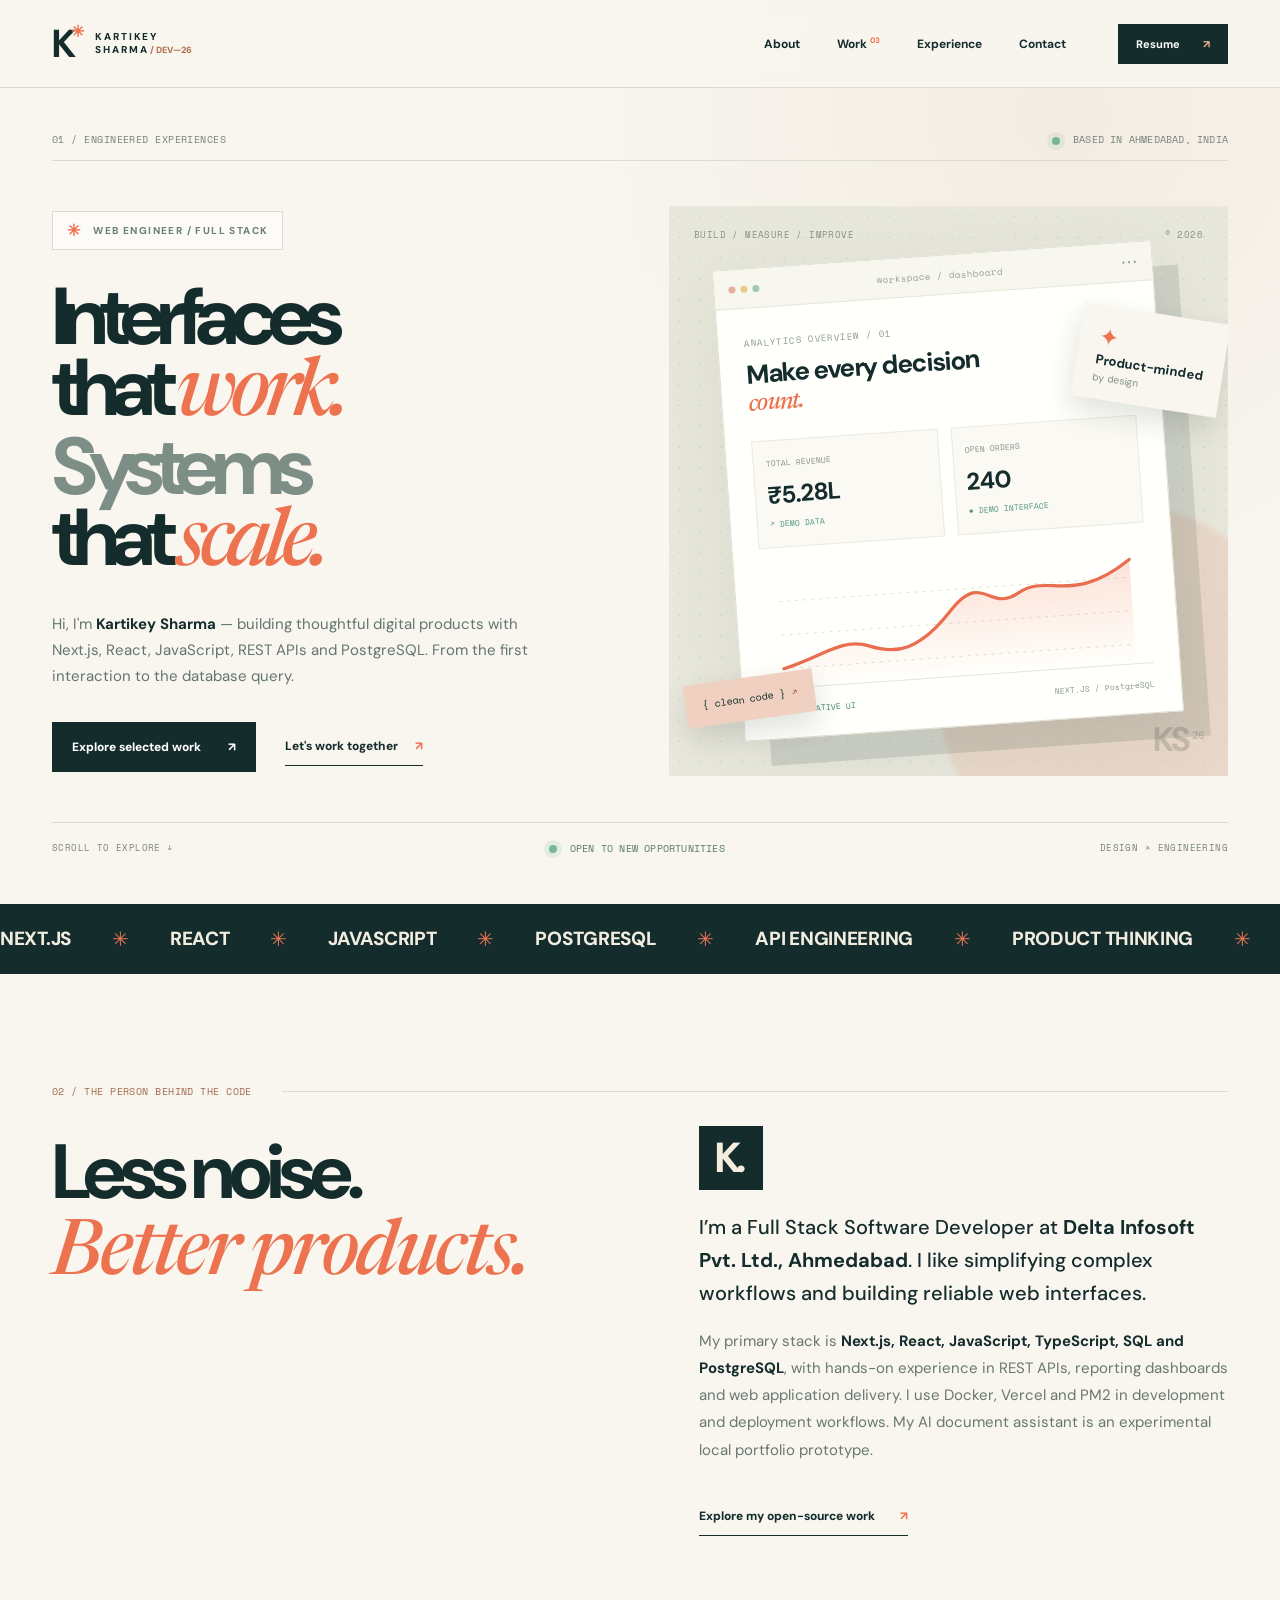
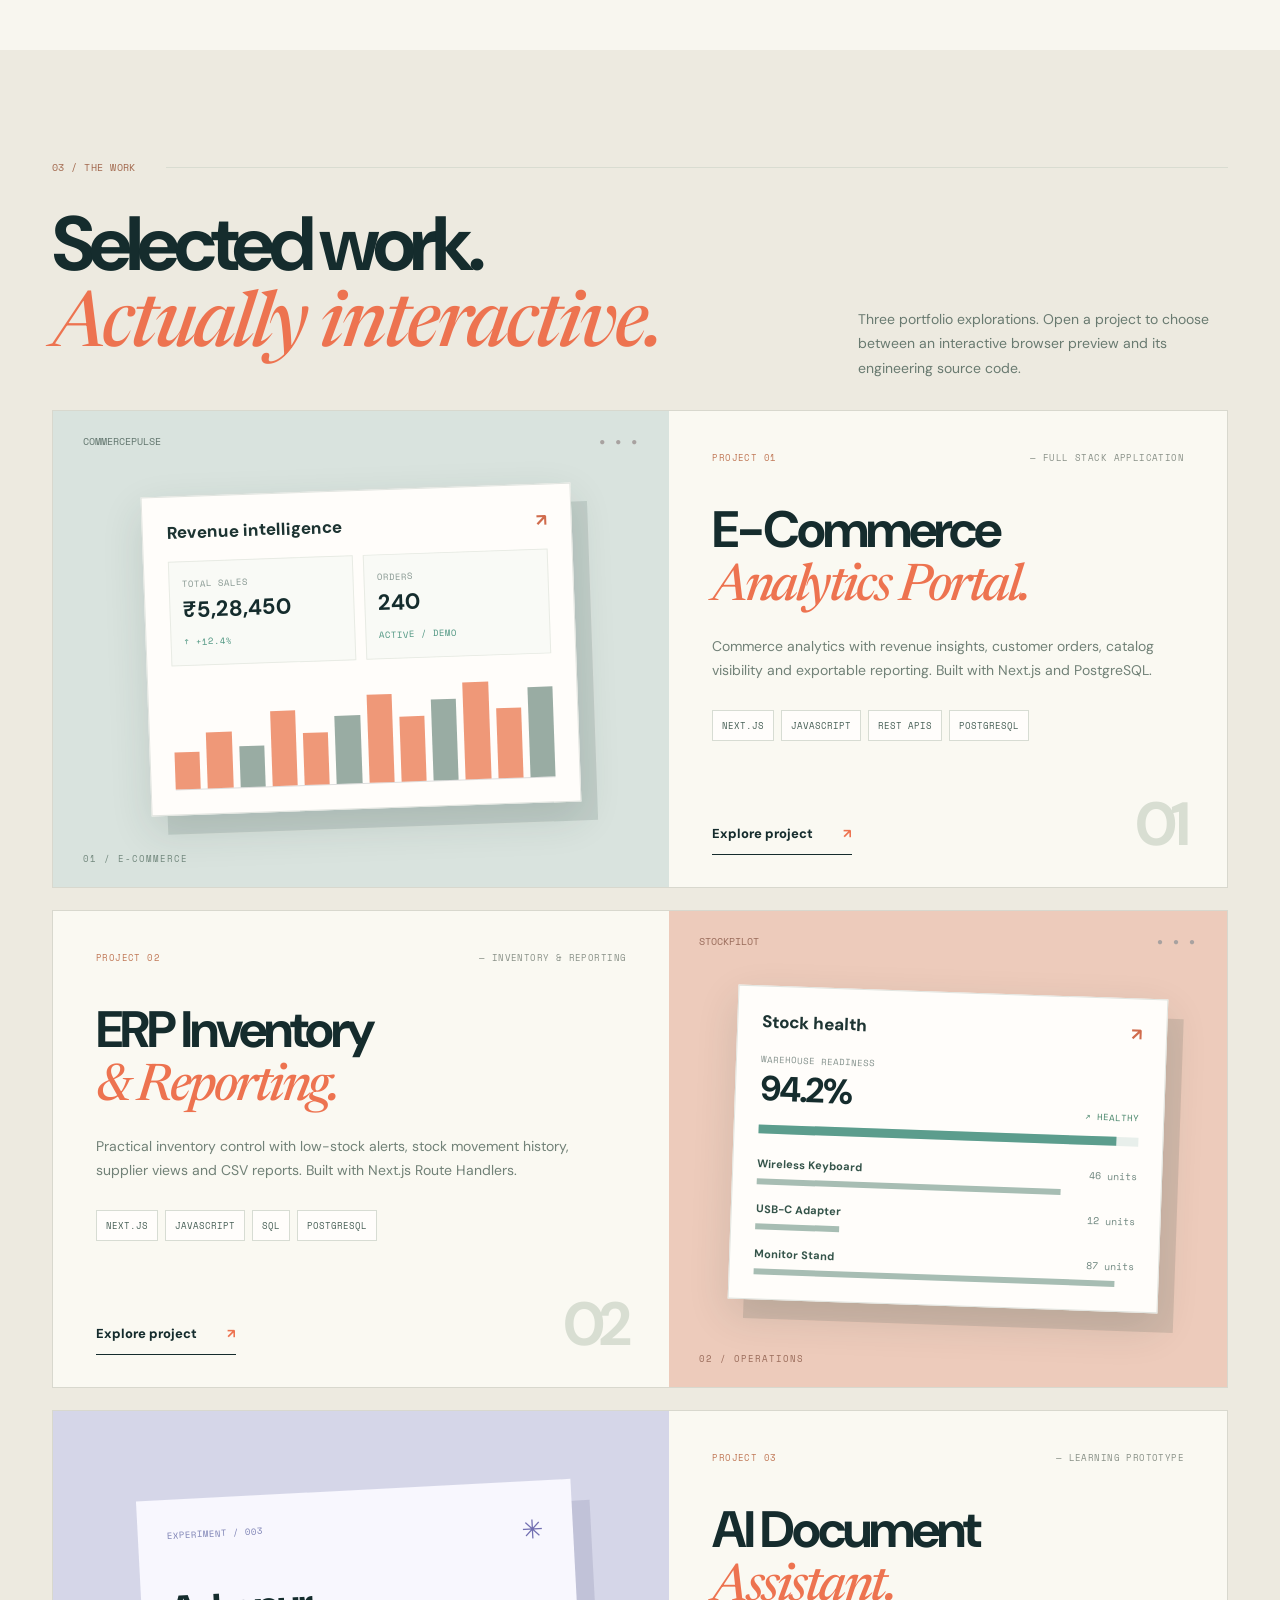
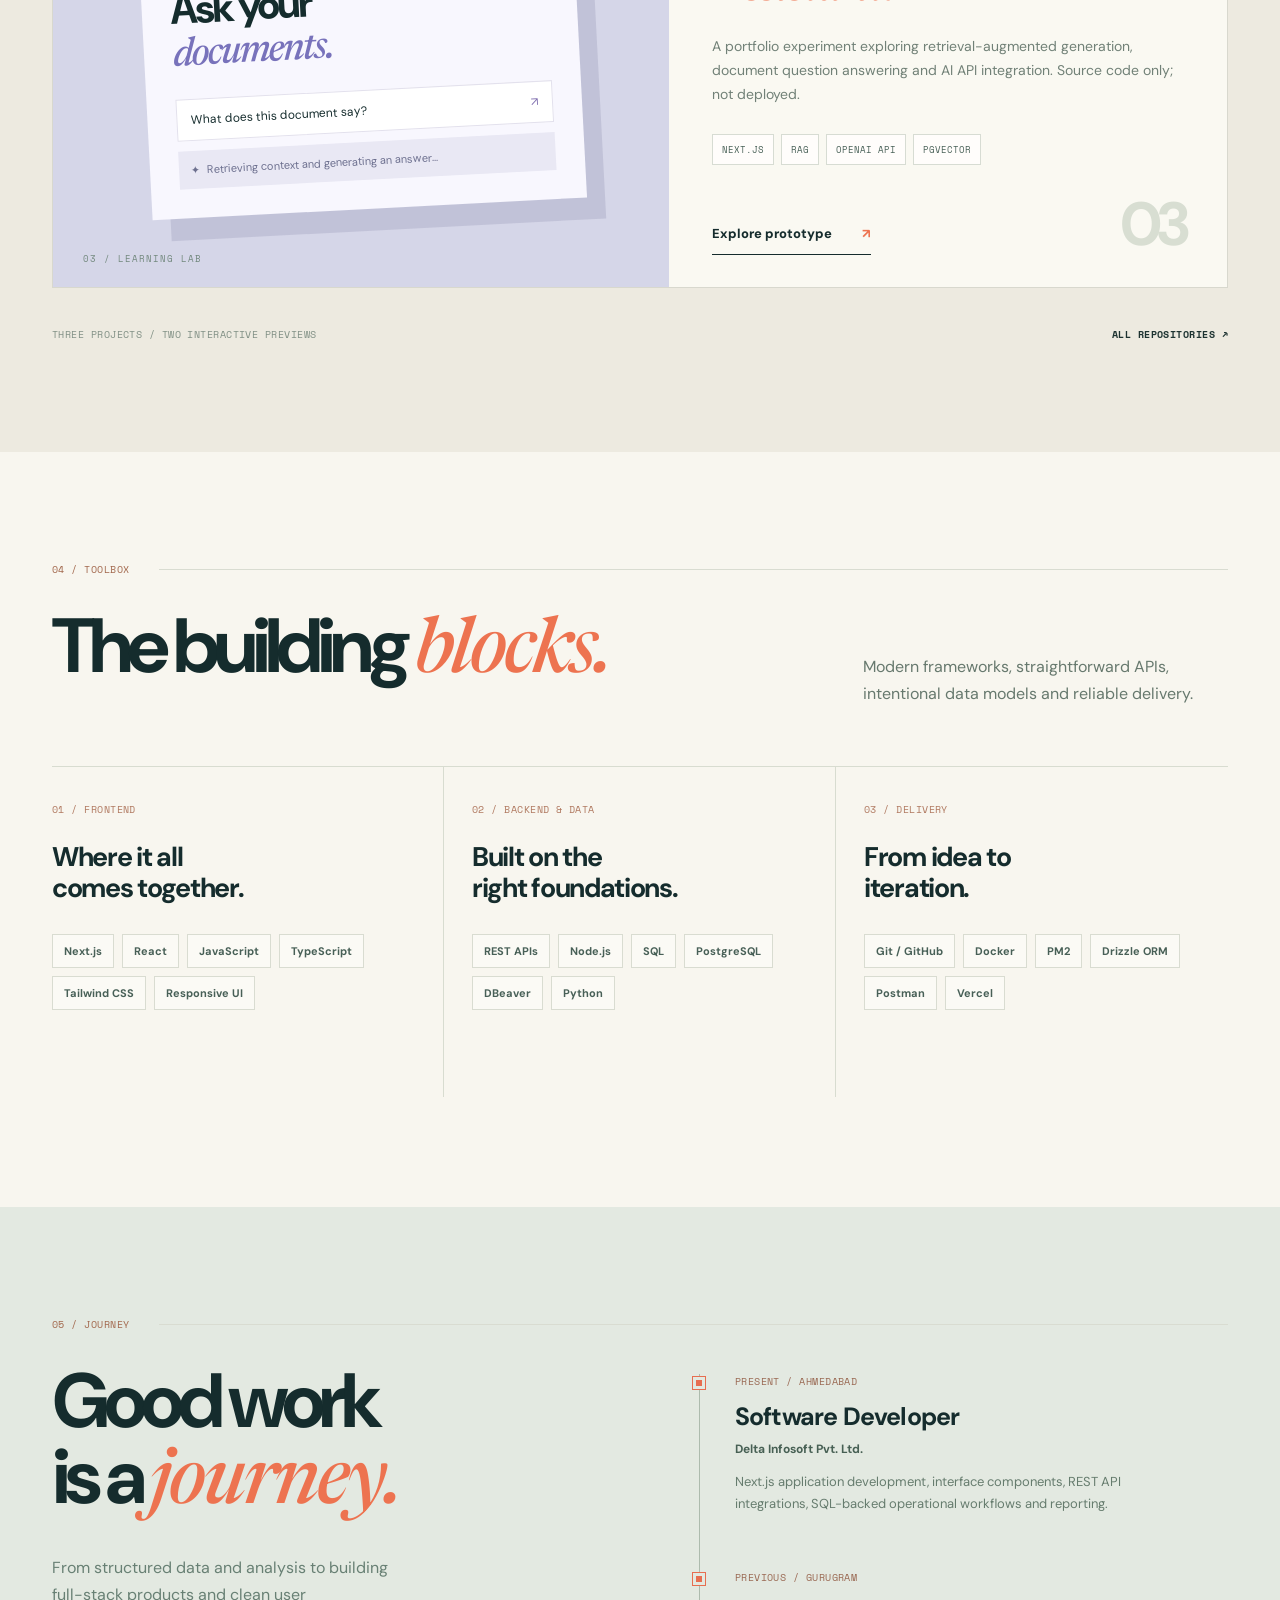
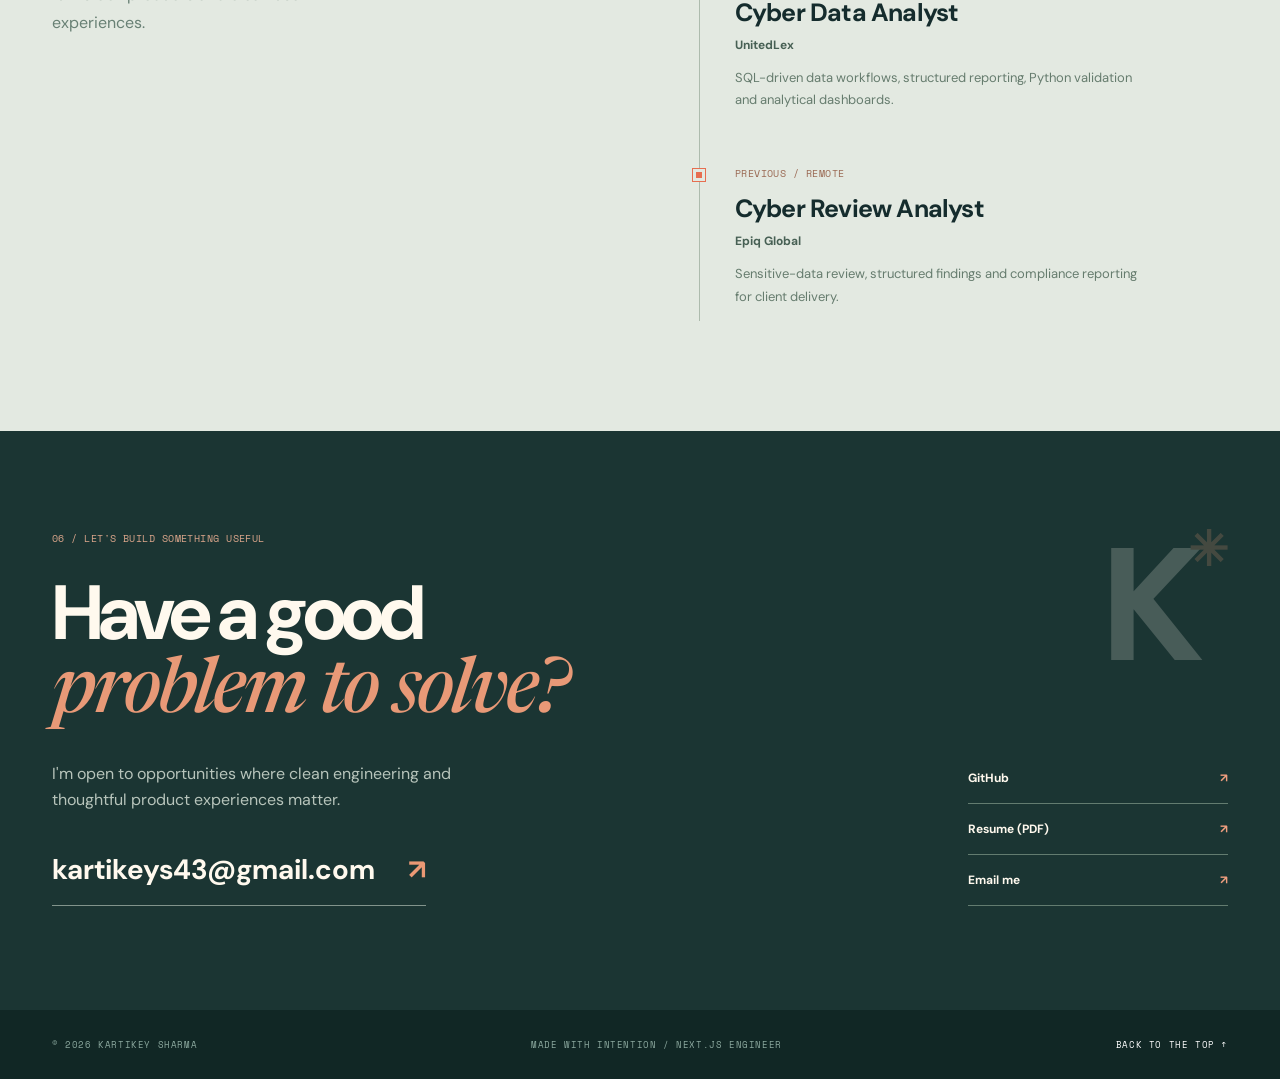
<file: index.html>
<!doctype html>
<html lang="en"><head>
<meta charset="utf-8"><meta name="viewport" content="width=device-width,initial-scale=1"><meta name="theme-color" content="#f8f6ef"><meta name="description" content="Kartikey Sharma — Next.js Full Stack Developer in Ahmedabad. Selected products, interactive project demos, and engineering experience.">
<meta property="og:type" content="website"><meta property="og:title" content="Kartikey Sharma — Product-minded Full Stack Developer"><meta property="og:description" content="Next.js, React, JavaScript and PostgreSQL. Interfaces that work. Systems that scale.">
<title>Kartikey Sharma — Full Stack Developer / Selected Work</title>
<link rel="icon" href="./favicon.svg" type="image/svg+xml"><link rel="preconnect" href="https://fonts.googleapis.com"><link rel="preconnect" href="https://fonts.gstatic.com" crossorigin><link href="https://fonts.googleapis.com/css2?family=DM+Sans:wght@400;500;600;700&family=Space+Mono:wght@400;700&family=Newsreader:ital,opsz,wght@1,6..72,500;1,6..72,600&display=swap" rel="stylesheet"><link rel="stylesheet" href="./styles.css">
</head><body>
<div class="scroll-marker" id="scroll-marker" aria-hidden="true"></div>
<div class="background-grid" aria-hidden="true"></div>
<header class="site-nav" id="top"><div class="container nav-inner"><a href="#top" class="brand" aria-label="Kartikey Sharma home"><span class="brand-symbol">K<span>✳</span></span><span class="brand-name">KARTIKEY<br>SHARMA<span class="tiny-index"> / DEV—26</span></span></a><nav class="desktop-nav" aria-label="Main navigation"><a href="#about">About</a><a href="#projects">Work <sup>03</sup></a><a href="#experience">Experience</a><a href="#contact">Contact</a></nav><a href="./resume.html" target="_blank" rel="noopener" class="nav-resume">Resume <span aria-hidden="true">↗</span></a><button class="mobile-toggle" id="mobile-toggle" aria-expanded="false" aria-controls="mobile-nav" aria-label="Open menu"><span></span><span></span><span></span></button></div><nav class="mobile-nav container" id="mobile-nav" aria-label="Mobile navigation"><a href="#about">About</a><a href="#projects">Projects</a><a href="#experience">Experience</a><a href="#contact">Contact</a><a href="./resume.html" target="_blank">Resume ↗</a></nav></header>
<main>
<section class="hero container"><div class="hero-rail"><span class="mono">01 / ENGINEERED EXPERIENCES</span><span class="hero-location"><i></i> BASED IN AHMEDABAD, INDIA</span></div><div class="hero-grid"><div class="hero-left"><div class="hero-seal fade-in"><span class="seal-dot">✳</span> WEB ENGINEER / FULL STACK</div><h1 class="hero-title fade-in">Interfaces<br>that <i>work.</i><br><span>Systems</span><br>that <i>scale.</i></h1><p class="hero-intro fade-in">Hi, I'm <strong>Kartikey Sharma</strong> — building thoughtful digital products with Next.js, React, JavaScript, REST APIs and PostgreSQL. From the first interaction to the database query.</p><div class="hero-cta fade-in"><a href="#projects" class="button button-ink">Explore selected work <span>↗</span></a><a href="mailto:kartikeys43@gmail.com" class="text-action">Let's work together <span>↗</span></a></div></div><div class="hero-right fade-in"><div class="hero-visual"><div class="visual-meta mono"><span>BUILD / MEASURE / IMPROVE</span><span>© 2026</span></div><div class="floating-ui" id="hero-widget"><div class="ui-header"><span class="ui-lights"><i></i><i></i><i></i></span><span class="ui-path">workspace / dashboard</span><span class="ui-more">⋯</span></div><div class="ui-body"><div class="ui-overline mono">ANALYTICS OVERVIEW / 01</div><div class="ui-heading">Make every decision<br><em>count.</em></div><div class="ui-kpis"><div><span>TOTAL REVENUE</span><strong>₹5.28L</strong><small>↗ DEMO DATA</small></div><div><span>OPEN ORDERS</span><strong>240</strong><small>● DEMO INTERFACE</small></div></div><div class="ui-graph"><svg viewBox="0 0 440 150" role="img" aria-label="Illustrative ascending chart"><defs><linearGradient id="gr" x1="0" x2="0" y1="0" y2="1"><stop offset="0" stop-color="#f16c49" stop-opacity=".2"/><stop offset="1" stop-color="#f16c49" stop-opacity="0"/></linearGradient></defs><path d="M0 42H440M0 84H440M0 126H440" stroke="#deded2" stroke-dasharray="4 6"/><path d="M0 126C48 115 75 92 108 105S170 116 213 68S260 75 299 52S364 73 440 20V149H0Z" fill="url(#gr)"/><path d="M0 126C48 115 75 92 108 105S170 116 213 68S260 75 299 52S364 73 440 20" fill="none" stroke="#e96e4f" stroke-width="4" stroke-linecap="round"/></svg></div><div class="ui-foot"><span><i></i> ILLUSTRATIVE UI</span><span>NEXT.JS / PostgreSQL</span></div></div></div><div class="visual-sticker sticker-a"><span>✦</span><b>Product-minded</b><small>by design</small></div><div class="visual-sticker sticker-b">{ clean code } <span>↗</span></div><div class="visual-corner-number">KS <sup>26</sup></div></div></div></div><div class="hero-foot"><span class="mono">SCROLL TO EXPLORE ↓</span><div class="small-availability"><span class="live-pulse"></span> OPEN TO NEW OPPORTUNITIES</div><span class="mono">DESIGN × ENGINEERING</span></div></section>
<div class="marquee" aria-label="Areas of expertise"><div class="marquee-track"><span>NEXT.JS</span><b>✳</b><span>REACT</span><b>✳</b><span>JAVASCRIPT</span><b>✳</b><span>POSTGRESQL</span><b>✳</b><span>API ENGINEERING</span><b>✳</b><span>PRODUCT THINKING</span><b>✳</b><span>NEXT.JS</span><b>✳</b><span>REACT</span><b>✳</b><span>JAVASCRIPT</span><b>✳</b><span>POSTGRESQL</span><b>✳</b><span>API ENGINEERING</span><b>✳</b><span>PRODUCT THINKING</span><b>✳</b></div></div>
<section id="about" class="section about container"><div class="section-intro"><span class="section-code mono">02 / THE PERSON BEHIND THE CODE</span><div class="section-line"></div></div><div class="about-grid"><h2 class="section-title reveal">Less noise.<br><i>Better products.</i></h2><div class="about-desc reveal"><div class="mini-avatar">K.</div><p class="lead">I’m a Full Stack Software Developer at <strong>Delta Infosoft Pvt. Ltd., Ahmedabad</strong>. I like simplifying complex workflows and building reliable web interfaces.</p><p>My primary stack is <strong>Next.js, React, JavaScript, TypeScript, SQL and PostgreSQL</strong>, with hands-on experience in REST APIs, reporting dashboards and web application delivery. I use Docker, Vercel and PM2 in development and deployment workflows. My AI document assistant is an experimental local portfolio prototype.</p><a class="arrow-link" href="https://github.com/007kart" target="_blank" rel="noopener noreferrer">Explore my open-source work <span>↗</span></a></div></div></section>
<section id="projects" class="section projects"><div class="container"><div class="section-intro"><span class="section-code mono">03 / THE WORK</span><div class="section-line"></div></div><div class="projects-heading reveal"><h2 class="section-title">Selected work.<br><i>Actually interactive.</i></h2><p>Three portfolio explorations. Open a project to choose between an interactive browser preview and its engineering source code.</p></div>
<div class="project-row ecommerce-row reveal" data-project="ecommerce" role="button" tabindex="0" aria-label="Explore E-Commerce Analytics Portal"><div class="project-preview preview-commerce"><div class="preview-top"><span>COMMERCEPULSE</span><span class="preview-dots">● ● ●</span></div><div class="preview-inside"><div class="preview-heading">Revenue intelligence <span>↗</span></div><div class="preview-metrics"><div><small>TOTAL SALES</small><strong>₹5,28,450</strong><span>↑ +12.4%</span></div><div><small>ORDERS</small><strong>240</strong><span>ACTIVE / DEMO</span></div></div><div class="preview-bars" aria-hidden="true"><i style="height:38%"></i><i style="height:58%"></i><i style="height:42%"></i><i style="height:77%"></i><i style="height:54%"></i><i style="height:70%"></i><i style="height:91%"></i><i style="height:67%"></i><i style="height:84%"></i><i style="height:100%"></i><i style="height:72%"></i><i style="height:93%"></i></div></div><div class="preview-watermark">01 / E-COMMERCE</div></div><div class="project-data"><div class="project-index mono">PROJECT 01 <span>— FULL STACK APPLICATION</span></div><h3>E-Commerce<br><i>Analytics Portal.</i></h3><p>Commerce analytics with revenue insights, customer orders, catalog visibility and exportable reporting. Built with Next.js and PostgreSQL.</p><div class="stack"><span>NEXT.JS</span><span>JAVASCRIPT</span><span>REST APIS</span><span>POSTGRESQL</span></div><div class="project-bottom"><button class="project-action" data-open-project="ecommerce">Explore project <span>↗</span></button><span class="project-large-no">01</span></div></div></div>
<div class="project-row erp-row reveal" data-project="erp" role="button" tabindex="0" aria-label="Explore ERP Inventory and Reporting"><div class="project-preview preview-erp"><div class="preview-top"><span>STOCKPILOT</span><span class="preview-dots">● ● ●</span></div><div class="preview-inside"><div class="preview-heading">Stock health <span>↗</span></div><div class="stock-summary"><div><small>WAREHOUSE READINESS</small><strong>94.2%</strong></div><span>↗ HEALTHY</span></div><div class="stock-progress"><span></span></div><div class="stock-lines"><div><b>Wireless Keyboard</b><span>46 units</span><i style="width:80%"></i></div><div><b>USB-C Adapter</b><span>12 units</span><i style="width:22%"></i></div><div><b>Monitor Stand</b><span>87 units</span><i style="width:95%"></i></div></div></div><div class="preview-watermark">02 / OPERATIONS</div></div><div class="project-data"><div class="project-index mono">PROJECT 02 <span>— INVENTORY & REPORTING</span></div><h3>ERP Inventory<br><i>& Reporting.</i></h3><p>Practical inventory control with low-stock alerts, stock movement history, supplier views and CSV reports. Built with Next.js Route Handlers.</p><div class="stack"><span>NEXT.JS</span><span>JAVASCRIPT</span><span>SQL</span><span>POSTGRESQL</span></div><div class="project-bottom"><button class="project-action" data-open-project="erp">Explore project <span>↗</span></button><span class="project-large-no">02</span></div></div></div>
<div class="project-row ai-row reveal" data-project="ai" role="button" tabindex="0" aria-label="Explore AI Document Assistant source code"><div class="project-preview preview-ai"><div class="ai-card"><div class="ai-terminal-top"><span>EXPERIMENT / 003</span><span>✳</span></div><div class="ai-terminal-title">Ask your<br><i>documents.</i></div><div class="ai-question">What does this document say? <span>↗</span></div><div class="ai-answer">✦ <span>Retrieving context and generating an answer...</span></div></div><div class="preview-watermark">03 / LEARNING LAB</div></div><div class="project-data"><div class="project-index mono">PROJECT 03 <span>— LEARNING PROTOTYPE</span></div><h3>AI Document<br><i>Assistant.</i></h3><p>A portfolio experiment exploring retrieval-augmented generation, document question answering and AI API integration. Source code only; not deployed.</p><div class="stack"><span>NEXT.JS</span><span>RAG</span><span>OPENAI API</span><span>PGVECTOR</span></div><div class="project-bottom"><button class="project-action" data-open-project="ai">Explore prototype <span>↗</span></button><span class="project-large-no">03</span></div></div></div>
<div class="project-endnote mono"><span>THREE PROJECTS / TWO INTERACTIVE PREVIEWS</span><a href="https://github.com/007kart" target="_blank" rel="noopener noreferrer">ALL REPOSITORIES ↗</a></div></div></section>
<section class="section skills container"><div class="section-intro"><span class="section-code mono">04 / TOOLBOX</span><div class="section-line"></div></div><div class="skills-header reveal"><h2 class="section-title">The building <i>blocks.</i></h2><p>Modern frameworks, straightforward APIs, intentional data models and reliable delivery.</p></div><div class="skill-columns"><div class="skill-column reveal"><div class="skill-num mono">01 / FRONTEND</div><h3>Where it all<br>comes together.</h3><div class="skill-tags"><span>Next.js</span><span>React</span><span>JavaScript</span><span>TypeScript</span><span>Tailwind CSS</span><span>Responsive UI</span></div></div><div class="skill-column reveal"><div class="skill-num mono">02 / BACKEND & DATA</div><h3>Built on the<br>right foundations.</h3><div class="skill-tags"><span>REST APIs</span><span>Node.js</span><span>SQL</span><span>PostgreSQL</span><span>DBeaver</span><span>Python</span></div></div><div class="skill-column reveal"><div class="skill-num mono">03 / DELIVERY</div><h3>From idea to<br>iteration.</h3><div class="skill-tags"><span>Git / GitHub</span><span>Docker</span><span>PM2</span><span>Drizzle ORM</span><span>Postman</span><span>Vercel</span></div></div></div></section>
<section class="section experience" id="experience"><div class="container"><div class="section-intro"><span class="section-code mono">05 / JOURNEY</span><div class="section-line"></div></div><div class="experience-grid"><div class="reveal"><h2 class="section-title">Good work<br>is a <i>journey.</i></h2><p class="experience-note">From structured data and analysis to building full-stack products and clean user experiences.</p></div><div class="timeline reveal"><div class="timeline-item"><span class="timeline-pin"></span><div class="timeline-meta mono">PRESENT / AHMEDABAD</div><h3>Software Developer</h3><b>Delta Infosoft Pvt. Ltd.</b><p>Next.js application development, interface components, REST API integrations, SQL-backed operational workflows and reporting.</p></div><div class="timeline-item"><span class="timeline-pin"></span><div class="timeline-meta mono">PREVIOUS / GURUGRAM</div><h3>Cyber Data Analyst</h3><b>UnitedLex</b><p>SQL-driven data workflows, structured reporting, Python validation and analytical dashboards.</p></div><div class="timeline-item"><span class="timeline-pin"></span><div class="timeline-meta mono">PREVIOUS / REMOTE</div><h3>Cyber Review Analyst</h3><b>Epiq Global</b><p>Sensitive-data review, structured findings and compliance reporting for client delivery.</p></div></div></div></div></section>
<section class="contact" id="contact"><div class="container contact-grid"><div><span class="contact-mini mono">06 / LET'S BUILD SOMETHING USEFUL</span><h2>Have a good<br><i>problem to solve?</i></h2><p>I'm open to opportunities where clean engineering and thoughtful product experiences matter.</p><a class="contact-email" href="mailto:kartikeys43@gmail.com">kartikeys43@gmail.com <span>↗</span></a></div><div class="contact-right"><div class="contact-mark">K<span>✳</span></div><div class="contact-links"><a href="https://github.com/007kart" target="_blank" rel="noopener noreferrer">GitHub <span>↗</span></a><a href="./resume.html" target="_blank" rel="noopener noreferrer">Resume (PDF) <span>↗</span></a><a href="mailto:kartikeys43@gmail.com">Email me <span>↗</span></a></div></div></div></section>
</main><footer class="footer"><div class="container foot-grid"><span>© <span id="copyright-year">2026</span> KARTIKEY SHARMA</span><span>MADE WITH INTENTION / NEXT.JS ENGINEER</span><a href="#top">BACK TO THE TOP ↑</a></div></footer>
<div class="modal-overlay" id="project-overlay" hidden><section class="project-modal" role="dialog" aria-modal="true" aria-labelledby="modal-name" aria-describedby="modal-description"><div class="modal-top"><span class="mono">PROJECT SELECTOR / PORTFOLIO</span><button type="button" id="modal-close" class="modal-close" aria-label="Close project dialog">✕</button></div><div class="modal-art" id="modal-art"><span id="modal-number">01</span><span class="modal-art-mark">K✳</span></div><div class="modal-main"><span class="mono" id="modal-kind"></span><h2 id="modal-name"></h2><p id="modal-description"></p><div class="modal-stack" id="modal-stack"></div><div class="modal-actions" id="modal-actions"></div><p class="modal-footnote" id="modal-footnote"></p></div></section></div>
<script src="./script.js" defer></script></body></html>
</file>
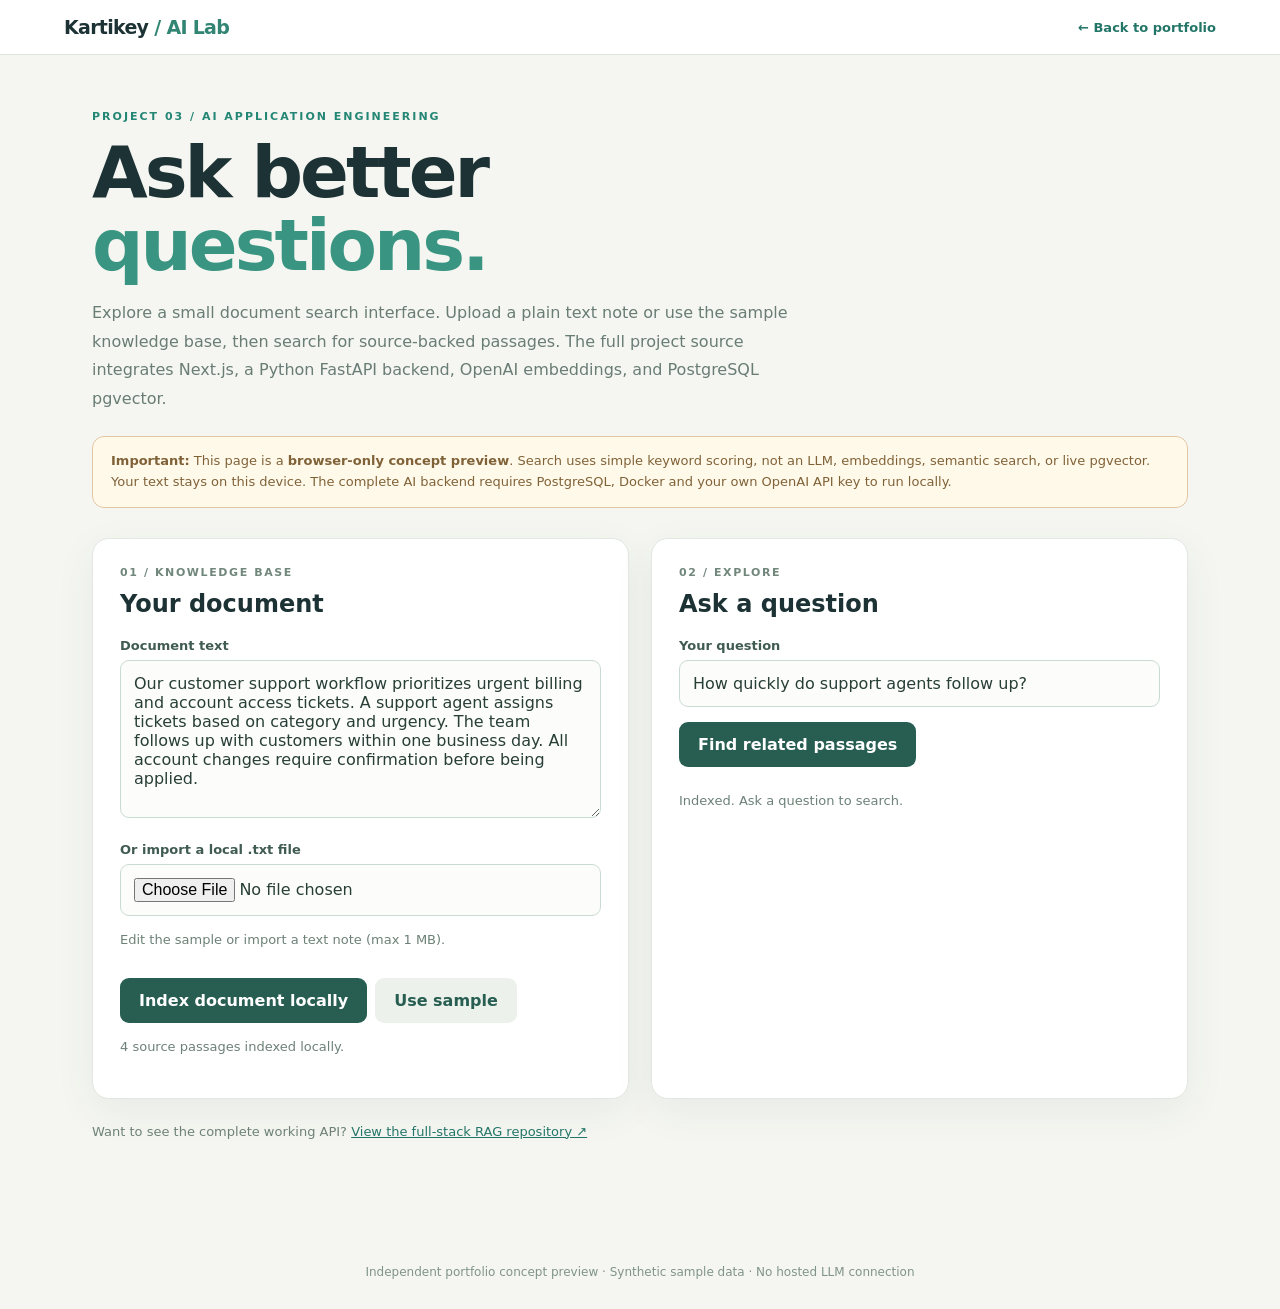
<file: demos/ai/index.html>
<!doctype html>
<html lang="en"><head><meta charset="utf-8"><meta name="viewport" content="width=device-width,initial-scale=1">
<meta name="description" content="Interactive AI Document Assistant concept preview. Local keyword retrieval with sample data, no API calls.">
<title>AI Document Assistant | Interactive Concept Preview</title>
<style>
:root{font-family:Inter,ui-sans-serif,system-ui,-apple-system,"Segoe UI",sans-serif;color:#1d3234;background:#f5f6f1}
*{box-sizing:border-box}body{margin:0}a{color:#237568}button,input,textarea{font:inherit}
header{background:#fff;border-bottom:1px solid #dfe6dd;padding:16px 5%;display:flex;justify-content:space-between;align-items:center;gap:15px}
.brand{font-size:19px;font-weight:850;letter-spacing:-.7px}.brand span{color:#318572}header a{font-size:13px;font-weight:650;text-decoration:none}
main{max-width:1140px;margin:0 auto;padding:55px 22px 80px}
.eyebrow{font-size:11px;letter-spacing:2px;color:#248674;font-weight:800;text-transform:uppercase}
h1{font-size:clamp(40px,6vw,72px);letter-spacing:-3px;line-height:1.02;margin:13px 0}h1 em{font-style:normal;color:#399581}
.lede{line-height:1.8;max-width:730px;color:#697c76;font-size:16px}
.notice{border:1px solid #e3c9a3;background:#fff9e9;padding:14px 18px;color:#806239;border-radius:12px;margin-top:22px;font-size:13px;line-height:1.6}
.columns{display:grid;grid-template-columns:1fr 1fr;gap:22px;margin-top:30px}.panel{background:#fff;border:1px solid #e2e8e1;border-radius:17px;padding:27px;box-shadow:0 12px 40px #244b3810}.step{font-size:11px;letter-spacing:1.6px;color:#71877c;font-weight:800}h2{font-size:24px;margin:11px 0}p{line-height:1.65}
.field{display:block;font-size:13px;font-weight:700;margin:20px 0 7px;color:#405b52}
textarea,input[type=file],input[type=text]{width:100%;border:1px solid #cadbd1;border-radius:9px;padding:13px;background:#fcfdfa;color:#283e38}
textarea{min-height:158px;resize:vertical}
button{border:0;border-radius:9px;background:#285e52;color:#fff;font-weight:800;padding:13px 19px;margin-top:15px;cursor:pointer}
button:hover{background:#1d483f}button:focus-visible,a:focus-visible{outline:3px solid #89b5a3;outline-offset:3px}
.secondary{background:#ecf2eb;color:#285e52;margin-left:8px}.secondary:hover{background:#dce9df}
.muted{color:#6d8178;font-size:13px}.snippet{margin-top:15px;padding:16px;border-left:3px solid #3c9a81;background:#f3f8f4;border-radius:6px;line-height:1.8}
.flag{font-size:11px;color:#17806a;background:#e7f7ef;padding:6px 9px;display:inline-flex;border-radius:20px;font-weight:750}.results{margin-top:23px}.results strong{display:block;margin-bottom:5px}
footer{text-align:center;font-size:12px;color:#80938a;padding:30px}
@media(max-width:730px){.columns{grid-template-columns:1fr}main{padding-top:35px}.panel{padding:20px}}
</style></head><body>
<header><div class="brand">Kartikey<span> / AI Lab</span></div><a href="../../?project=ai">← Back to portfolio</a></header>
<main><div class="eyebrow">Project 03 / AI application engineering</div>
<h1>Ask better<br><em>questions.</em></h1>
<p class="lede">Explore a small document search interface. Upload a plain text note or use the sample knowledge base, then search for source-backed passages. The full project source integrates Next.js, a Python FastAPI backend, OpenAI embeddings, and PostgreSQL pgvector.</p>
<div class="notice"><strong>Important:</strong> This page is a <strong>browser-only concept preview</strong>. Search uses simple keyword scoring, not an LLM, embeddings, semantic search, or live pgvector. Your text stays on this device. The complete AI backend requires PostgreSQL, Docker and your own OpenAI API key to run locally.</div>
<div class="columns">
<section class="panel"><div class="step">01 / KNOWLEDGE BASE</div><h2>Your document</h2>
<label class="field" for="text">Document text</label>
<textarea id="text" spellcheck="false" aria-describedby="count">Our customer support workflow prioritizes urgent billing and account access tickets. A support agent assigns tickets based on category and urgency. The team follows up with customers within one business day. All account changes require confirmation before being applied.</textarea>
<label class="field" for="upload">Or import a local .txt file</label><input id="upload" type="file" accept=".txt,text/plain"><p class="muted" id="count">Edit the sample or import a text note (max 1 MB).</p>
<button id="index">Index document locally</button><button id="reset" class="secondary">Use sample</button>
<p class="muted" id="status" role="status">Sample document ready.</p>
</section>
<section class="panel"><div class="step">02 / EXPLORE</div><h2>Ask a question</h2>
<label class="field" for="question">Your question</label>
<input type="text" id="question" value="How quickly do support agents follow up?" maxlength="250">
<button id="ask">Find related passages</button>
<div class="results" aria-live="polite" id="results"><p class="muted">Run a search to view matching document passages.</p></div>
</section>
</div><p class="muted" style="margin-top:22px">Want to see the complete working API? <a href="https://github.com/007kart/ai-document-assistant" target="_blank" rel="noopener noreferrer">View the full-stack RAG repository ↗</a></p></main>
<footer>Independent portfolio concept preview · Synthetic sample data · No hosted LLM connection</footer>
<script>
(()=>{'use strict';
const $=x=>document.getElementById(x);
const sample=$('text').value;
let passages=[];
const words=s=>new Set((s.toLowerCase().match(/[a-z]{3,}/g)||[]).filter(w=>!['the','are','and','with','from','that','this','your','what','how','when','does','have','their','into','they','will','within'].includes(w)));
function index(){
 const t=$('text').value.trim().slice(0,100000);
 passages=t.match(/[^.!?]+[.!?]?/g)?.map(s=>s.trim()).filter(Boolean)||[];
 $('status').textContent=passages.length+' source passages indexed locally.';
 $('results').replaceChildren(document.createElement('p'));
 $('results').firstChild.className='muted';$('results').firstChild.textContent='Indexed. Ask a question to search.';
}
$('index').addEventListener('click',index);
$('reset').addEventListener('click',()=>{$('text').value=sample;index()});
$('upload').addEventListener('change',async e=>{
 const f=e.target.files?.[0];if(!f)return;
 if(f.size>1000000){$('status').textContent='Please choose a file smaller than 1 MB.';return}
 try{$('text').value=await f.text();index()}catch{$('status').textContent='Could not read the file'}
});
$('ask').addEventListener('click',()=>{
 const q=words($('question').value);const target=$('results');target.replaceChildren();
 if(!q.size){target.textContent='Enter a question with some keywords.';return}
 const matches=passages.map((part,i)=>({part,i,score:[...q].reduce((n,w)=>n+Number(words(part).has(w)),0)})).filter(v=>v.score>0).sort((a,b)=>b.score-a.score).slice(0,3);
 if(!matches.length){target.textContent='No matching passages found. Try different keywords.';return}
 const title=document.createElement('strong');title.textContent='Matched passages · keyword retrieval';target.append(title);
 for(const match of matches){const article=document.createElement('div');article.className='snippet';const tag=document.createElement('span');tag.className='flag';tag.textContent='Source '+(match.i+1);const p=document.createElement('p');p.textContent=match.part;article.append(tag,p);target.append(article)}
});
index();
})();
</script></body></html>
</file>
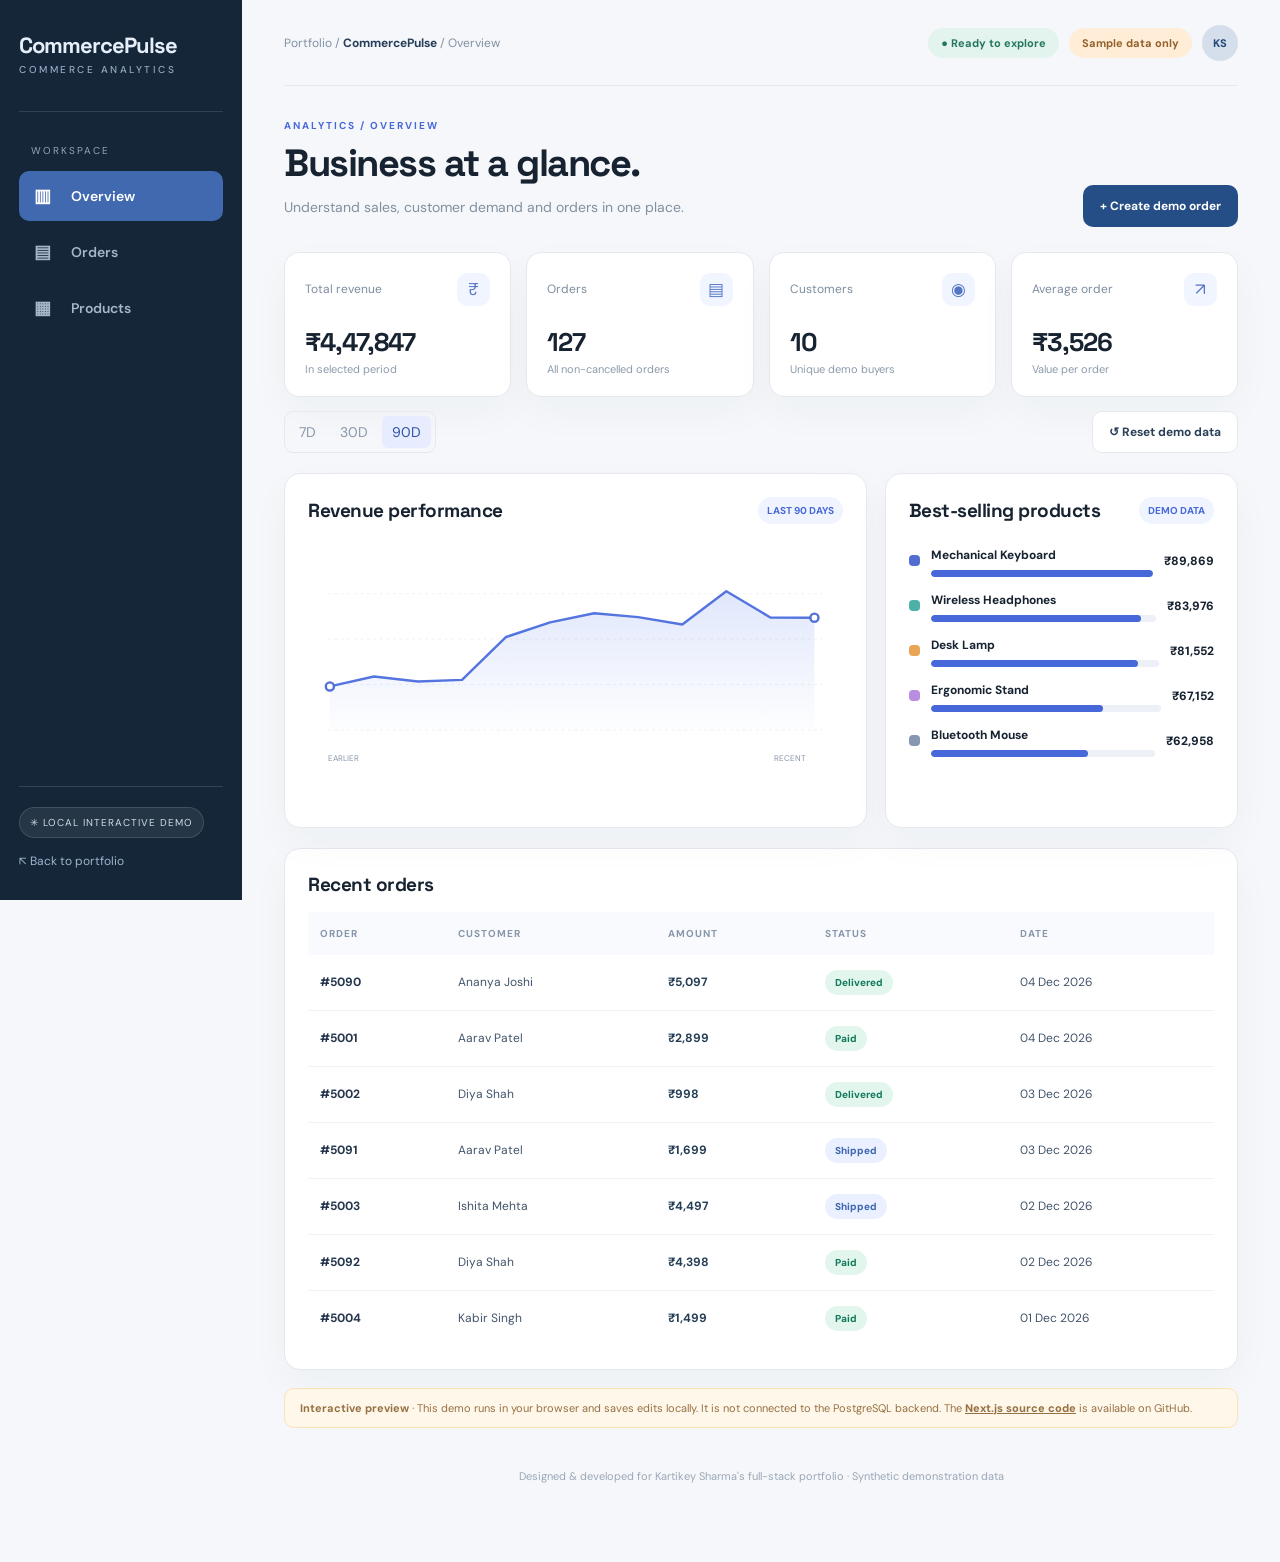
<file: demos/ecommerce/index.html>
<!doctype html><html lang="en"><head><meta charset="utf-8"><meta name="viewport" content="width=device-width,initial-scale=1"><meta name="theme-color" content="#f5f7fa"><meta name="description" content="CommercePulse interactive ecommerce analytics demo by Kartikey Sharma"><title>CommercePulse — Interactive Demo | Kartikey Sharma</title><link rel="stylesheet" href="../../demo.css"></head><body data-demo="ecommerce"><div id="app"></div><script src="../../demo.js" defer></script></body></html>
</file>
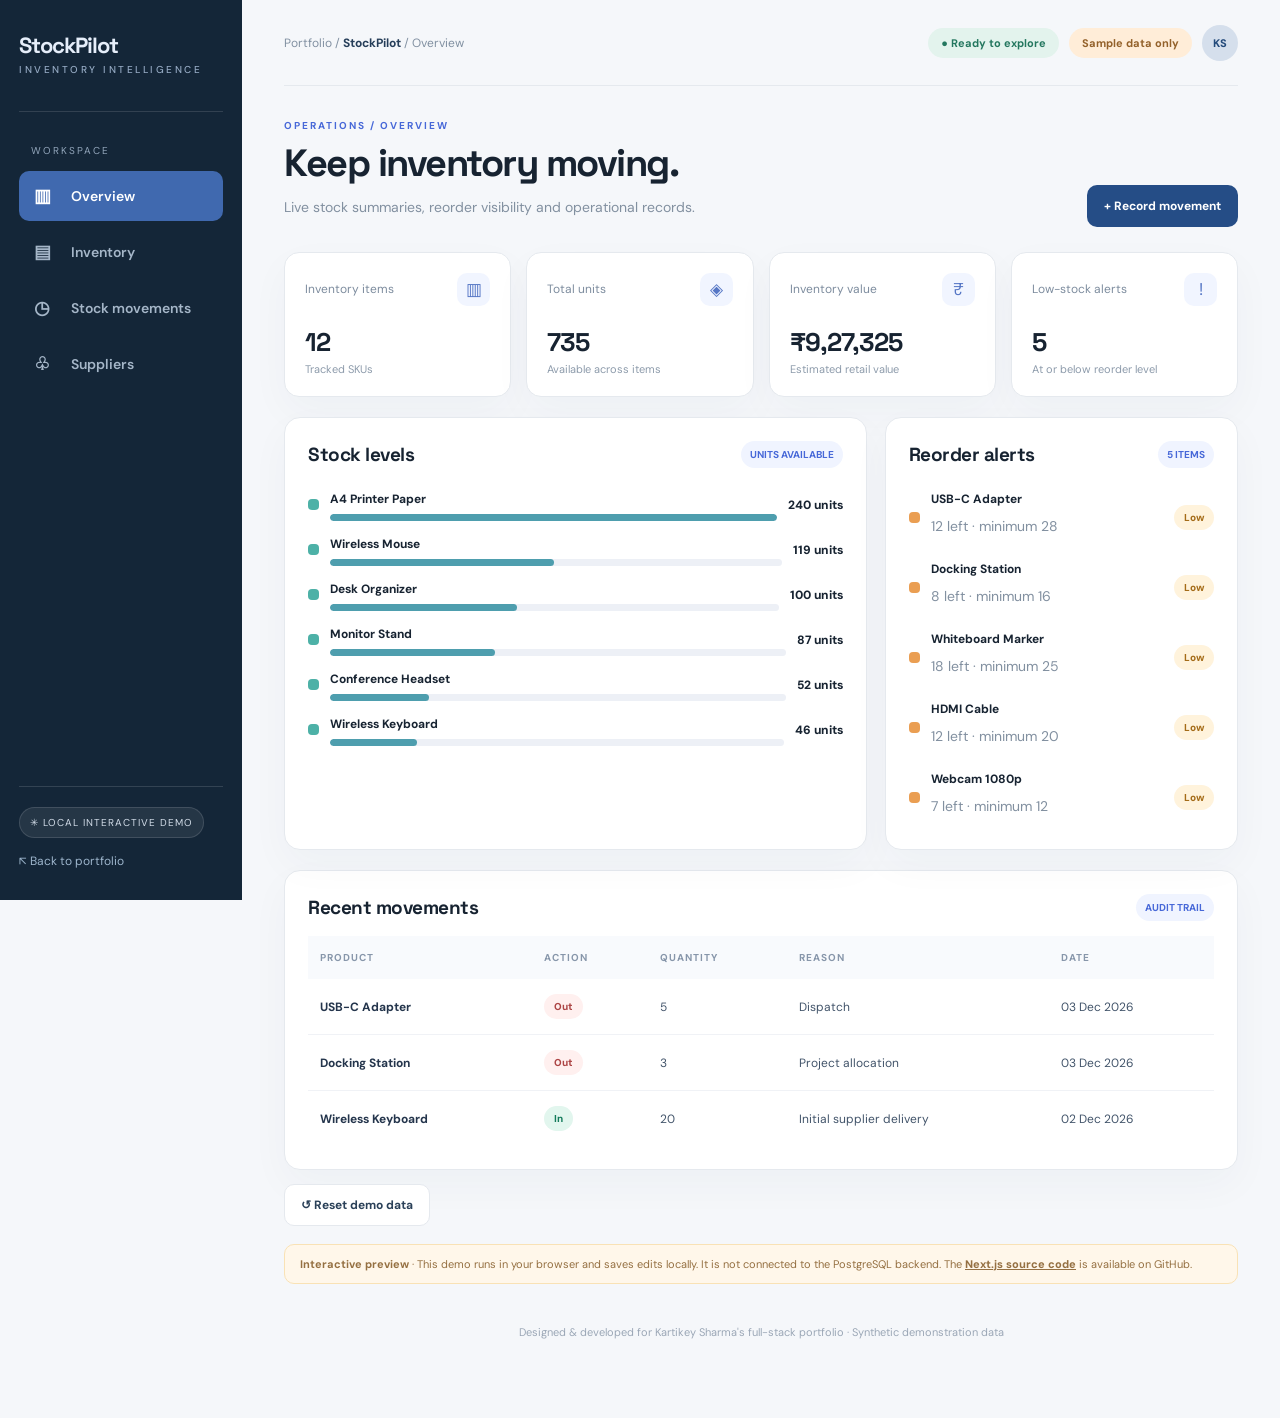
<file: demos/erp/index.html>
<!doctype html><html lang="en"><head><meta charset="utf-8"><meta name="viewport" content="width=device-width,initial-scale=1"><meta name="theme-color" content="#f5f7fa"><meta name="description" content="StockPilot interactive inventory dashboard demo by Kartikey Sharma"><title>StockPilot — Interactive Demo | Kartikey Sharma</title><link rel="stylesheet" href="../../demo.css"></head><body data-demo="erp"><div id="app"></div><script src="../../demo.js" defer></script></body></html>
</file>
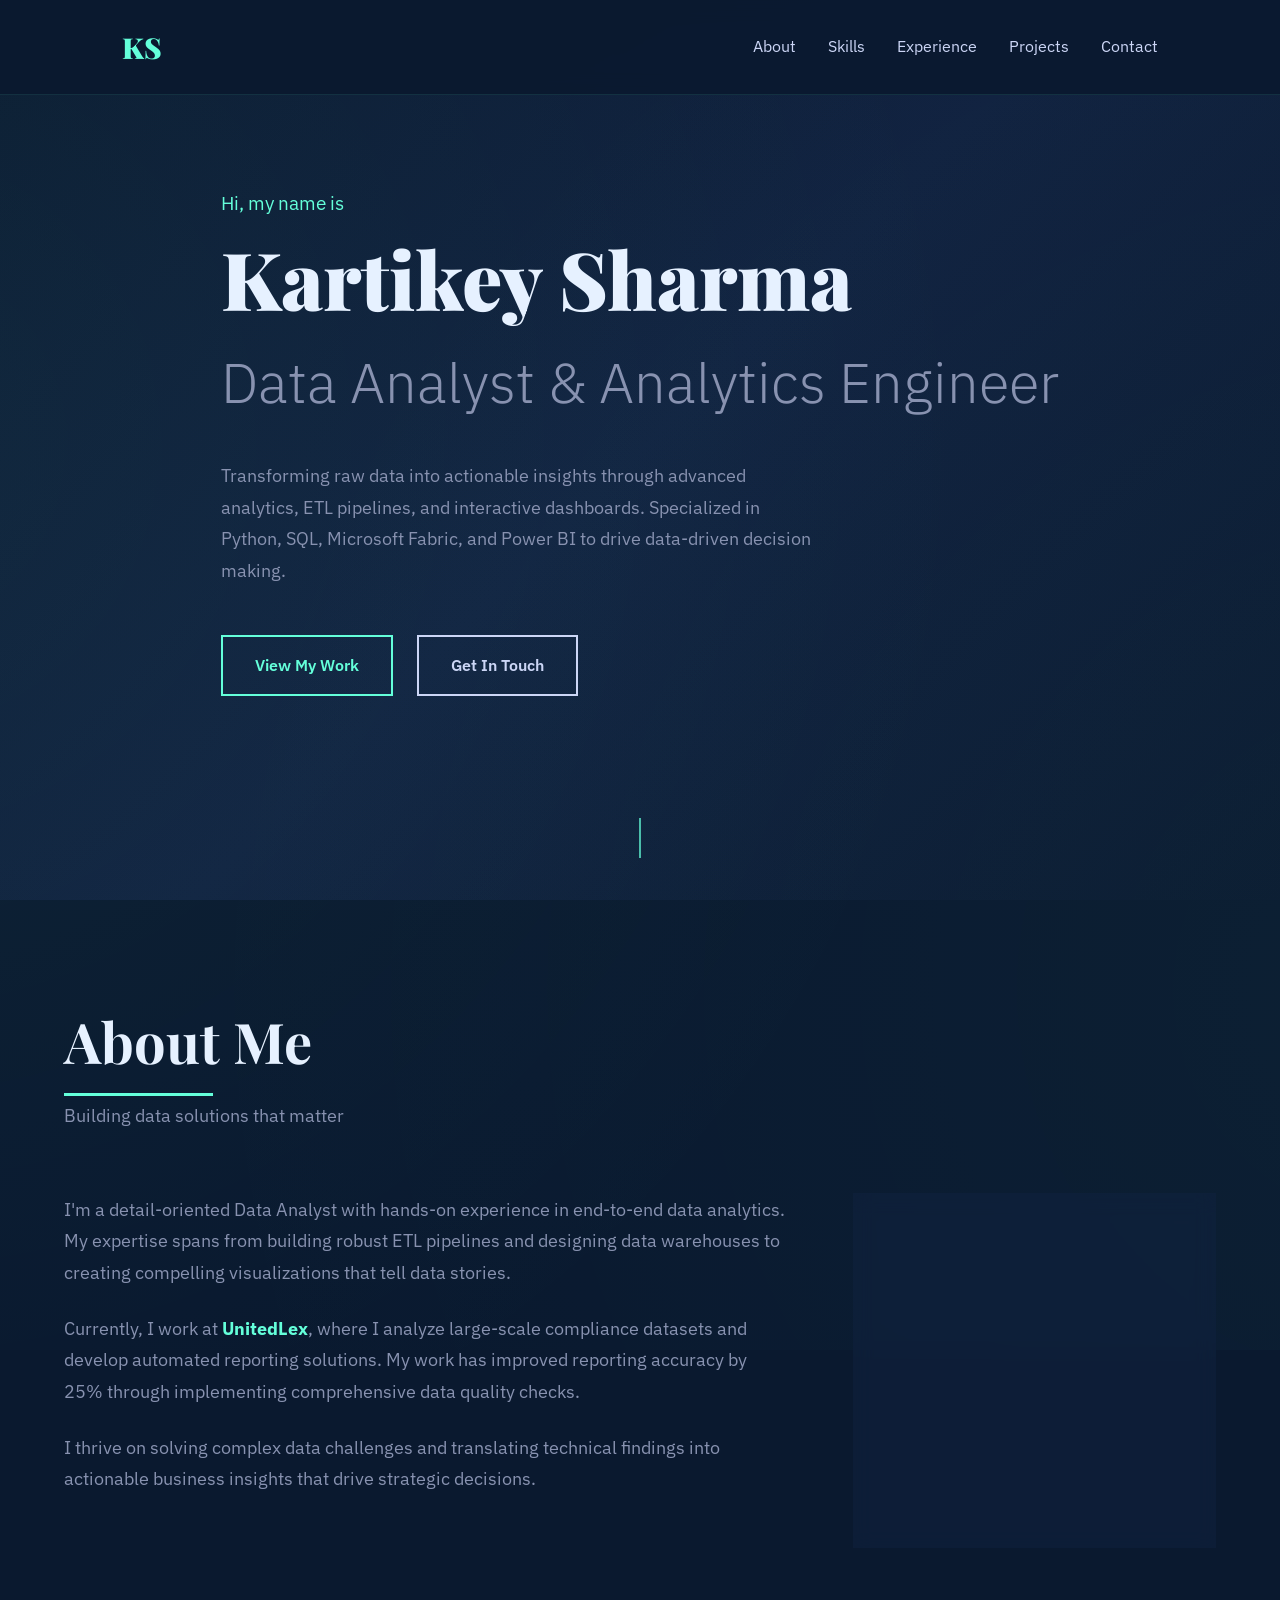
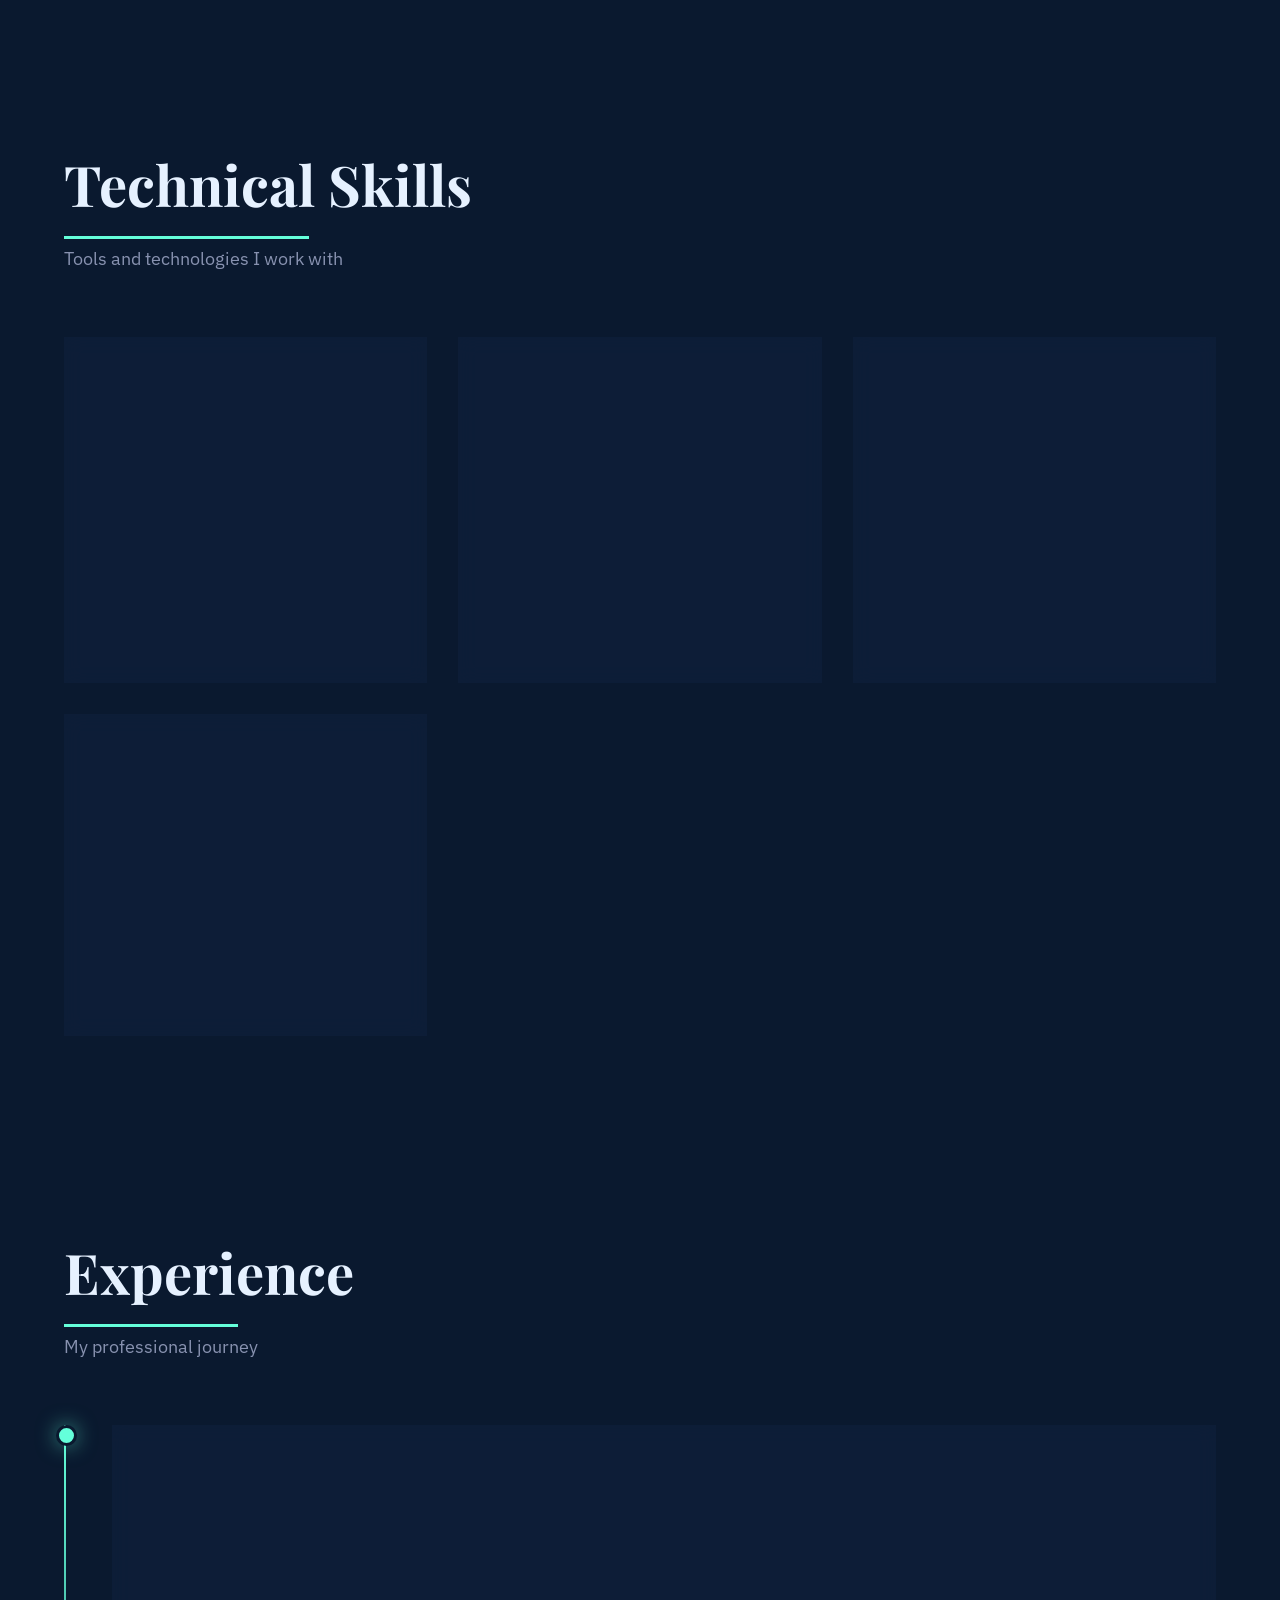
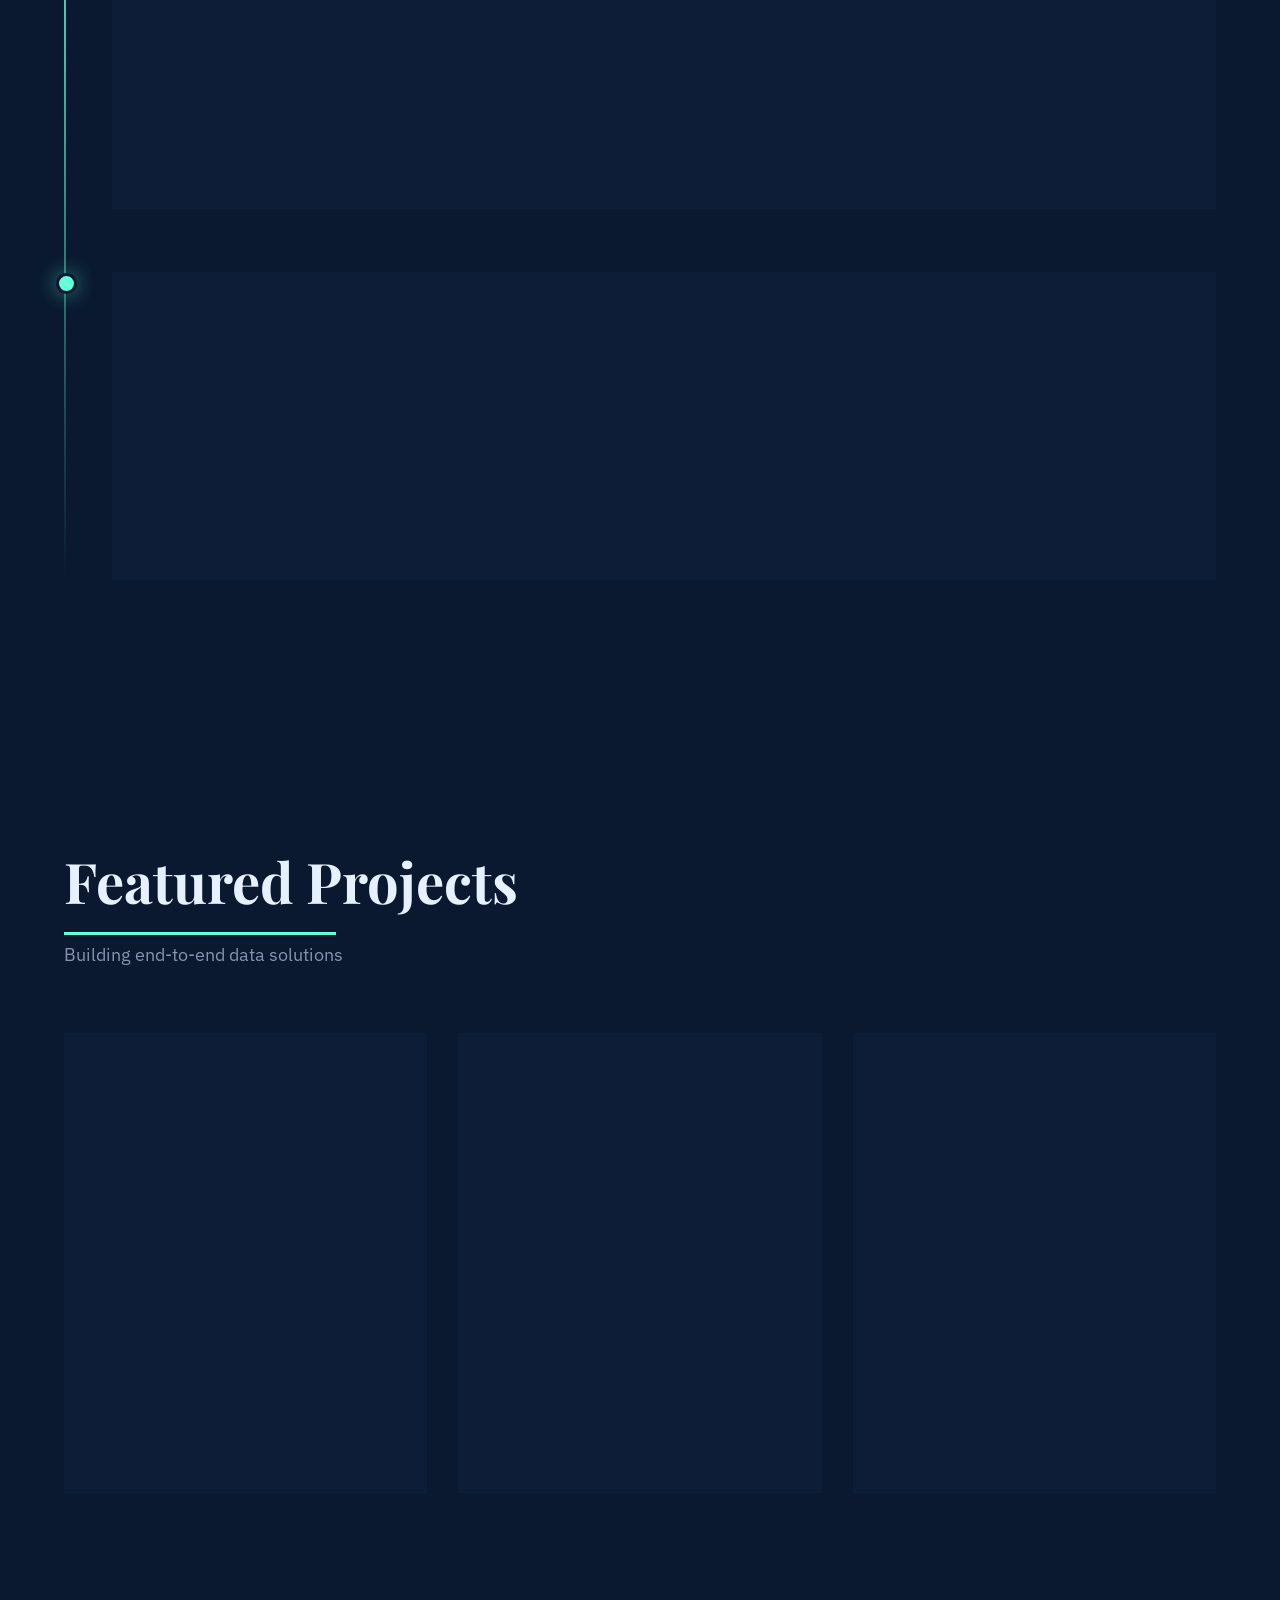
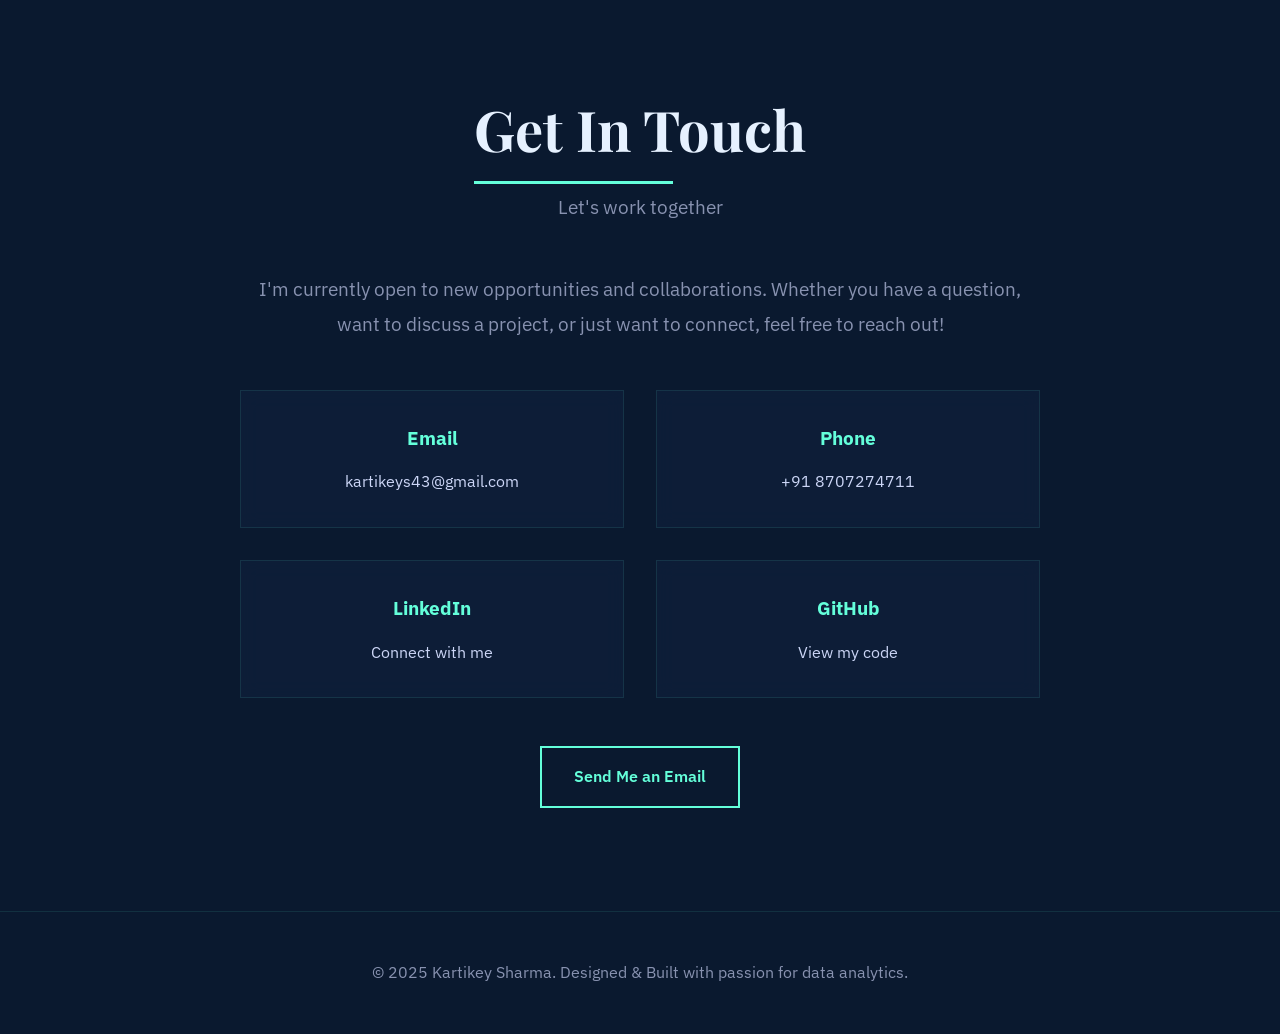
<file: Kartikey_Portfolio.html>
<!DOCTYPE html>
<html lang="en">
<head>
    <meta charset="UTF-8">
    <meta name="viewport" content="width=device-width, initial-scale=1.0">
    <title>Kartikey Sharma - Data Analyst Portfolio</title>
    <link href="https://fonts.googleapis.com/css2?family=Playfair+Display:wght@700;900&family=IBM+Plex+Sans:wght@300;400;600&display=swap" rel="stylesheet">
    <style>
        :root {
            --primary: #0a192f;
            --secondary: #112240;
            --accent: #64ffda;
            --text: #8892b0;
            --text-light: #ccd6f6;
            --highlight: #e6f1ff;
        }

        * {
            margin: 0;
            padding: 0;
            box-sizing: border-box;
        }

        body {
            font-family: 'IBM Plex Sans', sans-serif;
            background: var(--primary);
            color: var(--text);
            line-height: 1.6;
            overflow-x: hidden;
        }

        /* Animated Background */
        .bg-animation {
            position: fixed;
            width: 100%;
            height: 100%;
            top: 0;
            left: 0;
            z-index: -1;
            background: linear-gradient(135deg, #0a192f 0%, #112240 50%, #0a192f 100%);
        }

        .bg-animation::before {
            content: '';
            position: absolute;
            width: 200%;
            height: 200%;
            top: -50%;
            left: -50%;
            background: 
                radial-gradient(circle at 20% 50%, rgba(100, 255, 218, 0.05) 0%, transparent 50%),
                radial-gradient(circle at 80% 80%, rgba(100, 255, 218, 0.03) 0%, transparent 50%);
            animation: bgMove 20s ease-in-out infinite;
        }

        @keyframes bgMove {
            0%, 100% { transform: translate(0, 0) rotate(0deg); }
            50% { transform: translate(-5%, -5%) rotate(2deg); }
        }

        /* Navigation */
        nav {
            position: fixed;
            top: 0;
            width: 100%;
            padding: 1.5rem 5%;
            backdrop-filter: blur(10px);
            background: rgba(10, 25, 47, 0.9);
            z-index: 1000;
            border-bottom: 1px solid rgba(100, 255, 218, 0.1);
            animation: slideDown 0.8s ease-out;
        }

        @keyframes slideDown {
            from { transform: translateY(-100%); opacity: 0; }
            to { transform: translateY(0); opacity: 1; }
        }

        nav .container {
            max-width: 1400px;
            margin: 0 auto;
            display: flex;
            justify-content: space-between;
            align-items: center;
        }

        .logo {
            font-family: 'Playfair Display', serif;
            font-size: 1.8rem;
            font-weight: 900;
            color: var(--accent);
            text-decoration: none;
            transition: all 0.3s ease;
        }

        .logo:hover {
            text-shadow: 0 0 20px rgba(100, 255, 218, 0.5);
        }

        nav ul {
            display: flex;
            list-style: none;
            gap: 2rem;
        }

        nav a {
            color: var(--text-light);
            text-decoration: none;
            font-weight: 400;
            transition: all 0.3s ease;
            position: relative;
        }

        nav a::after {
            content: '';
            position: absolute;
            bottom: -5px;
            left: 0;
            width: 0;
            height: 2px;
            background: var(--accent);
            transition: width 0.3s ease;
        }

        nav a:hover {
            color: var(--accent);
        }

        nav a:hover::after {
            width: 100%;
        }

        /* Container */
        .container {
            max-width: 1400px;
            margin: 0 auto;
            padding: 0 5%;
        }

        /* Hero Section */
        .hero {
            min-height: 100vh;
            display: flex;
            align-items: center;
            padding-top: 80px;
        }

        .hero-content {
            animation: fadeInUp 1s ease-out;
        }

        @keyframes fadeInUp {
            from {
                opacity: 0;
                transform: translateY(50px);
            }
            to {
                opacity: 1;
                transform: translateY(0);
            }
        }

        .hero-greeting {
            color: var(--accent);
            font-size: 1.2rem;
            margin-bottom: 1rem;
            animation: fadeInUp 1s ease-out 0.2s both;
        }

        .hero h1 {
            font-family: 'Playfair Display', serif;
            font-size: clamp(3rem, 8vw, 5rem);
            font-weight: 900;
            color: var(--highlight);
            margin-bottom: 1rem;
            line-height: 1.1;
            animation: fadeInUp 1s ease-out 0.4s both;
        }

        .hero h2 {
            font-size: clamp(2rem, 5vw, 3.5rem);
            color: var(--text);
            font-weight: 300;
            margin-bottom: 2rem;
            animation: fadeInUp 1s ease-out 0.6s both;
        }

        .hero-description {
            max-width: 600px;
            font-size: 1.1rem;
            line-height: 1.8;
            margin-bottom: 3rem;
            animation: fadeInUp 1s ease-out 0.8s both;
        }

        .cta-buttons {
            display: flex;
            gap: 1.5rem;
            flex-wrap: wrap;
            animation: fadeInUp 1s ease-out 1s both;
        }

        .btn {
            padding: 1rem 2rem;
            border: 2px solid var(--accent);
            background: transparent;
            color: var(--accent);
            font-size: 1rem;
            font-weight: 600;
            cursor: pointer;
            transition: all 0.3s ease;
            text-decoration: none;
            display: inline-block;
            position: relative;
            overflow: hidden;
        }

        .btn::before {
            content: '';
            position: absolute;
            top: 0;
            left: -100%;
            width: 100%;
            height: 100%;
            background: var(--accent);
            transition: left 0.3s ease;
            z-index: -1;
        }

        .btn:hover {
            color: var(--primary);
        }

        .btn:hover::before {
            left: 0;
        }

        .btn-secondary {
            border-color: var(--text-light);
            color: var(--text-light);
        }

        .btn-secondary::before {
            background: var(--text-light);
        }

        /* Section Styles */
        section {
            padding: 6rem 0;
            position: relative;
        }

        .section-title {
            font-family: 'Playfair Display', serif;
            font-size: clamp(2.5rem, 5vw, 3.5rem);
            color: var(--highlight);
            margin-bottom: 1rem;
            position: relative;
            display: inline-block;
        }

        .section-title::after {
            content: '';
            position: absolute;
            bottom: -10px;
            left: 0;
            width: 60%;
            height: 3px;
            background: var(--accent);
        }

        .section-subtitle {
            color: var(--text);
            font-size: 1.1rem;
            margin-bottom: 4rem;
        }

        /* About Section */
        .about-content {
            display: grid;
            grid-template-columns: 2fr 1fr;
            gap: 4rem;
            align-items: start;
        }

        .about-text {
            animation: fadeInLeft 1s ease-out;
        }

        @keyframes fadeInLeft {
            from {
                opacity: 0;
                transform: translateX(-50px);
            }
            to {
                opacity: 1;
                transform: translateX(0);
            }
        }

        .about-text p {
            font-size: 1.1rem;
            line-height: 1.8;
            margin-bottom: 1.5rem;
            color: var(--text);
        }

        .stats-grid {
            display: grid;
            grid-template-columns: repeat(2, 1fr);
            gap: 2rem;
            margin-top: 2rem;
        }

        .stat-card {
            background: rgba(17, 34, 64, 0.5);
            padding: 2rem;
            border: 1px solid rgba(100, 255, 218, 0.1);
            backdrop-filter: blur(10px);
            transition: all 0.3s ease;
        }

        .stat-card:hover {
            transform: translateY(-5px);
            border-color: var(--accent);
            box-shadow: 0 10px 30px rgba(100, 255, 218, 0.1);
        }

        .stat-number {
            font-family: 'Playfair Display', serif;
            font-size: 2.5rem;
            font-weight: 900;
            color: var(--accent);
            display: block;
        }

        .stat-label {
            color: var(--text-light);
            font-size: 0.9rem;
            margin-top: 0.5rem;
        }

        .profile-card {
            background: rgba(17, 34, 64, 0.5);
            padding: 2rem;
            border: 1px solid rgba(100, 255, 218, 0.1);
            backdrop-filter: blur(10px);
            animation: fadeInRight 1s ease-out;
        }

        @keyframes fadeInRight {
            from {
                opacity: 0;
                transform: translateX(50px);
            }
            to {
                opacity: 1;
                transform: translateX(0);
            }
        }

        .profile-info {
            margin-top: 1.5rem;
        }

        .profile-info p {
            display: flex;
            align-items: center;
            margin-bottom: 1rem;
            color: var(--text-light);
        }

        .profile-info span {
            color: var(--accent);
            margin-right: 1rem;
            font-size: 1.2rem;
        }

        /* Skills Section */
        .skills-grid {
            display: grid;
            grid-template-columns: repeat(auto-fit, minmax(280px, 1fr));
            gap: 2rem;
        }

        .skill-category {
            background: rgba(17, 34, 64, 0.5);
            padding: 2rem;
            border: 1px solid rgba(100, 255, 218, 0.1);
            backdrop-filter: blur(10px);
            transition: all 0.3s ease;
            animation: fadeInUp 1s ease-out;
        }

        .skill-category:hover {
            transform: translateY(-10px);
            border-color: var(--accent);
            box-shadow: 0 15px 40px rgba(100, 255, 218, 0.15);
        }

        .skill-category h3 {
            color: var(--accent);
            font-size: 1.5rem;
            margin-bottom: 1.5rem;
            font-weight: 600;
        }

        .skill-list {
            list-style: none;
        }

        .skill-list li {
            color: var(--text-light);
            margin-bottom: 0.8rem;
            padding-left: 1.5rem;
            position: relative;
        }

        .skill-list li::before {
            content: '▹';
            position: absolute;
            left: 0;
            color: var(--accent);
            font-size: 1.2rem;
        }

        /* Experience Section */
        .timeline {
            position: relative;
            padding-left: 3rem;
        }

        .timeline::before {
            content: '';
            position: absolute;
            left: 0;
            top: 0;
            height: 100%;
            width: 2px;
            background: linear-gradient(to bottom, var(--accent), transparent);
        }

        .timeline-item {
            margin-bottom: 4rem;
            position: relative;
            animation: fadeInLeft 1s ease-out;
        }

        .timeline-item::before {
            content: '';
            position: absolute;
            left: -3.5rem;
            top: 0;
            width: 15px;
            height: 15px;
            border-radius: 50%;
            background: var(--accent);
            border: 3px solid var(--primary);
            box-shadow: 0 0 20px rgba(100, 255, 218, 0.5);
        }

        .timeline-content {
            background: rgba(17, 34, 64, 0.5);
            padding: 2rem;
            border: 1px solid rgba(100, 255, 218, 0.1);
            backdrop-filter: blur(10px);
            transition: all 0.3s ease;
        }

        .timeline-content:hover {
            transform: translateX(10px);
            border-color: var(--accent);
        }

        .timeline-header {
            display: flex;
            justify-content: space-between;
            align-items: start;
            margin-bottom: 1rem;
            flex-wrap: wrap;
        }

        .timeline-title {
            color: var(--highlight);
            font-size: 1.5rem;
            font-weight: 600;
        }

        .timeline-company {
            color: var(--accent);
            font-size: 1.1rem;
            margin-top: 0.3rem;
        }

        .timeline-content ul {
            list-style: none;
            margin-top: 1rem;
        }

        .timeline-content li {
            color: var(--text);
            margin-bottom: 0.8rem;
            padding-left: 1.5rem;
            position: relative;
        }

        .timeline-content li::before {
            content: '▹';
            position: absolute;
            left: 0;
            color: var(--accent);
        }

        /* Projects Section */
        .projects-grid {
            display: grid;
            grid-template-columns: repeat(auto-fit, minmax(350px, 1fr));
            gap: 2rem;
        }

        .project-card {
            background: rgba(17, 34, 64, 0.5);
            padding: 2rem;
            border: 1px solid rgba(100, 255, 218, 0.1);
            backdrop-filter: blur(10px);
            transition: all 0.4s ease;
            animation: fadeInUp 1s ease-out;
            position: relative;
            overflow: hidden;
        }

        .project-card::before {
            content: '';
            position: absolute;
            top: 0;
            left: -100%;
            width: 100%;
            height: 100%;
            background: linear-gradient(90deg, transparent, rgba(100, 255, 218, 0.1), transparent);
            transition: left 0.6s ease;
        }

        .project-card:hover::before {
            left: 100%;
        }

        .project-card:hover {
            transform: translateY(-10px) scale(1.02);
            border-color: var(--accent);
            box-shadow: 0 20px 50px rgba(100, 255, 218, 0.2);
        }

        .project-card h3 {
            color: var(--highlight);
            font-size: 1.5rem;
            margin-bottom: 1rem;
            font-weight: 600;
        }

        .project-card p {
            color: var(--text);
            margin-bottom: 1.5rem;
            line-height: 1.7;
        }

        .project-tags {
            display: flex;
            flex-wrap: wrap;
            gap: 0.8rem;
        }

        .tag {
            background: rgba(100, 255, 218, 0.1);
            color: var(--accent);
            padding: 0.4rem 1rem;
            font-size: 0.85rem;
            border: 1px solid rgba(100, 255, 218, 0.2);
            transition: all 0.3s ease;
        }

        .tag:hover {
            background: var(--accent);
            color: var(--primary);
            transform: translateY(-2px);
        }

        /* Contact Section */
        .contact-content {
            max-width: 800px;
            margin: 0 auto;
            text-align: center;
        }

        .contact-content p {
            font-size: 1.2rem;
            color: var(--text);
            margin-bottom: 3rem;
            line-height: 1.8;
        }

        .contact-info {
            display: grid;
            grid-template-columns: repeat(auto-fit, minmax(250px, 1fr));
            gap: 2rem;
            margin-bottom: 3rem;
        }

        .contact-card {
            background: rgba(17, 34, 64, 0.5);
            padding: 2rem;
            border: 1px solid rgba(100, 255, 218, 0.1);
            backdrop-filter: blur(10px);
            transition: all 0.3s ease;
        }

        .contact-card:hover {
            transform: translateY(-5px);
            border-color: var(--accent);
        }

        .contact-card h3 {
            color: var(--accent);
            font-size: 1.2rem;
            margin-bottom: 1rem;
        }

        .contact-card a {
            color: var(--text-light);
            text-decoration: none;
            transition: color 0.3s ease;
        }

        .contact-card a:hover {
            color: var(--accent);
        }

        /* Footer */
        footer {
            padding: 3rem 5%;
            border-top: 1px solid rgba(100, 255, 218, 0.1);
            text-align: center;
        }

        footer p {
            color: var(--text);
        }

        /* Scroll Indicator */
        .scroll-indicator {
            position: fixed;
            bottom: 2rem;
            left: 50%;
            transform: translateX(-50%);
            animation: bounce 2s infinite;
            opacity: 0.7;
        }

        @keyframes bounce {
            0%, 20%, 50%, 80%, 100% {
                transform: translateX(-50%) translateY(0);
            }
            40% {
                transform: translateX(-50%) translateY(-15px);
            }
            60% {
                transform: translateX(-50%) translateY(-8px);
            }
        }

        .scroll-indicator::before {
            content: '';
            display: block;
            width: 2px;
            height: 40px;
            background: var(--accent);
            margin: 0 auto 10px;
        }

        /* Responsive Design */
        @media (max-width: 768px) {
            nav ul {
                display: none;
            }

            .hero h1 {
                font-size: 2.5rem;
            }

            .hero h2 {
                font-size: 1.5rem;
            }

            .about-content {
                grid-template-columns: 1fr;
            }

            .stats-grid {
                grid-template-columns: 1fr;
            }

            .timeline {
                padding-left: 2rem;
            }

            .projects-grid {
                grid-template-columns: 1fr;
            }

            .contact-info {
                grid-template-columns: 1fr;
            }
        }

        /* Custom Scrollbar */
        ::-webkit-scrollbar {
            width: 10px;
        }

        ::-webkit-scrollbar-track {
            background: var(--primary);
        }

        ::-webkit-scrollbar-thumb {
            background: var(--accent);
            border-radius: 5px;
        }

        ::-webkit-scrollbar-thumb:hover {
            background: var(--text-light);
        }

        /* Fade-in animation for sections on scroll */
        .fade-in {
            opacity: 0;
            animation: fadeIn 1s ease-out forwards;
        }

        @keyframes fadeIn {
            to {
                opacity: 1;
            }
        }
    </style>
</head>
<body>
    <div class="bg-animation"></div>

    <!-- Navigation -->
    <nav>
        <div class="container">
            <a href="#" class="logo">KS</a>
            <ul>
                <li><a href="#about">About</a></li>
                <li><a href="#skills">Skills</a></li>
                <li><a href="#experience">Experience</a></li>
                <li><a href="#projects">Projects</a></li>
                <li><a href="#contact">Contact</a></li>
            </ul>
        </div>
    </nav>

    <!-- Hero Section -->
    <section class="hero">
        <div class="container">
            <div class="hero-content">
                <p class="hero-greeting">Hi, my name is</p>
                <h1>Kartikey Sharma</h1>
                <h2>Data Analyst & Analytics Engineer</h2>
                <p class="hero-description">
                    Transforming raw data into actionable insights through advanced analytics, ETL pipelines, 
                    and interactive dashboards. Specialized in Python, SQL, Microsoft Fabric, and Power BI 
                    to drive data-driven decision making.
                </p>
                <div class="cta-buttons">
                    <a href="#projects" class="btn">View My Work</a>
                    <a href="#contact" class="btn btn-secondary">Get In Touch</a>
                </div>
            </div>
        </div>
        <div class="scroll-indicator"></div>
    </section>

    <!-- About Section -->
    <section id="about">
        <div class="container">
            <h2 class="section-title">About Me</h2>
            <p class="section-subtitle">Building data solutions that matter</p>
            
            <div class="about-content">
                <div class="about-text">
                    <p>
                        I'm a detail-oriented Data Analyst with hands-on experience in end-to-end data analytics. 
                        My expertise spans from building robust ETL pipelines and designing data warehouses to 
                        creating compelling visualizations that tell data stories.
                    </p>
                    <p>
                        Currently, I work at <strong style="color: var(--accent);">UnitedLex</strong>, where I analyze 
                        large-scale compliance datasets and develop automated reporting solutions. My work has improved 
                        reporting accuracy by 25% through implementing comprehensive data quality checks.
                    </p>
                    <p>
                        I thrive on solving complex data challenges and translating technical findings into 
                        actionable business insights that drive strategic decisions.
                    </p>
                </div>

                <div class="profile-card">
                    <h3 style="color: var(--accent); margin-bottom: 1.5rem;">Quick Info</h3>
                    <div class="profile-info">
                        <p><span>📍</span> Varanasi, India</p>
                        <p><span>🎓</span> B.Tech in Mechanical Engineering</p>
                        <p><span>💼</span> Data Analyst at UnitedLex</p>
                        <p><span>🔧</span> Python | SQL | Power BI</p>
                        <p><span>☁️</span> Microsoft Fabric Certified</p>
                    </div>
                </div>
            </div>
        </div>
    </section>

    <!-- Skills Section -->
    <section id="skills">
        <div class="container">
            <h2 class="section-title">Technical Skills</h2>
            <p class="section-subtitle">Tools and technologies I work with</p>
            
            <div class="skills-grid">
                <div class="skill-category">
                    <h3>Programming & Analytics</h3>
                    <ul class="skill-list">
                        <li>Python (Pandas, NumPy, PySpark)</li>
                        <li>SQL (Advanced Queries, Optimization)</li>
                        <li>Excel (Advanced Functions, Macros)</li>
                        <li>Statistical Analysis</li>
                        <li>Exploratory Data Analysis</li>
                    </ul>
                </div>

                <div class="skill-category">
                    <h3>Data Engineering</h3>
                    <ul class="skill-list">
                        <li>ETL Pipeline Development</li>
                        <li>Data Warehousing</li>
                        <li>Microsoft Fabric (Lakehouse, OneLake)</li>
                        <li>Dataflow Gen2</li>
                        <li>SQL Analytics Endpoint</li>
                    </ul>
                </div>

                <div class="skill-category">
                    <h3>Visualization & BI</h3>
                    <ul class="skill-list">
                        <li>Power BI (DAX, Dashboards)</li>
                        <li>Interactive Dashboard Design</li>
                        <li>Data Modeling</li>
                        <li>KPI Development</li>
                        <li>Report Automation</li>
                    </ul>
                </div>

                <div class="skill-category">
                    <h3>Tools & Platforms</h3>
                    <ul class="skill-list">
                        <li>Git & Version Control</li>
                        <li>VS Code</li>
                        <li>Relativity & 4iG Platforms</li>
                        <li>SQLite</li>
                        <li>Jupyter Notebooks</li>
                    </ul>
                </div>
            </div>
        </div>
    </section>

    <!-- Experience Section -->
    <section id="experience">
        <div class="container">
            <h2 class="section-title">Experience</h2>
            <p class="section-subtitle">My professional journey</p>
            
            <div class="timeline">
                <div class="timeline-item">
                    <div class="timeline-content">
                        <div class="timeline-header">
                            <div>
                                <h3 class="timeline-title">Data Analyst</h3>
                                <p class="timeline-company">UnitedLex</p>
                            </div>
                        </div>
                        <ul>
                            <li>Analyzed large-scale compliance and data breach datasets (PII, PHI, PCI) for client-driven analytics projects</li>
                            <li>Developed Python (Pandas) and SQL workflows for data cleaning, transformation, validation, and KPI reporting</li>
                            <li>Designed automated Excel and Power BI dashboards to monitor compliance and operational metrics</li>
                            <li>Implemented data quality checks, improving reporting accuracy by 25%</li>
                            <li>Collaborated with cross-functional teams to translate analytical findings into actionable insights</li>
                            <li>Worked with Relativity and 4iG platforms for efficient large dataset querying</li>
                        </ul>
                    </div>
                </div>

                <div class="timeline-item">
                    <div class="timeline-content">
                        <div class="timeline-header">
                            <div>
                                <h3 class="timeline-title">Data Analytics Trainee</h3>
                                <p class="timeline-company">MedTourEasy</p>
                            </div>
                        </div>
                        <ul>
                            <li>Conducted exploratory and statistical data analysis on structured datasets using Python and Excel</li>
                            <li>Identified trends and anomalies to support business decisions</li>
                            <li>Built Power BI dashboards for internal management reporting</li>
                            <li>Assisted senior analysts in data validation, documentation, and timely project delivery</li>
                        </ul>
                    </div>
                </div>
            </div>
        </div>
    </section>

    <!-- Projects Section -->
    <section id="projects">
        <div class="container">
            <h2 class="section-title">Featured Projects</h2>
            <p class="section-subtitle">Building end-to-end data solutions</p>
            
            <div class="projects-grid">
                <div class="project-card">
                    <h3>Microsoft Fabric Analytics Platform</h3>
                    <p>
                        Built a complete end-to-end analytics platform covering ingestion, transformation, 
                        warehousing, and reporting. Designed Star Schema data warehouse with fact & dimension 
                        tables, views, and stored procedures.
                    </p>
                    <div class="project-tags">
                        <span class="tag">Microsoft Fabric</span>
                        <span class="tag">PySpark</span>
                        <span class="tag">SQL</span>
                        <span class="tag">Power BI</span>
                        <span class="tag">ETL</span>
                    </div>
                </div>

                <div class="project-card">
                    <h3>Vendor Performance & Inventory Optimization</h3>
                    <p>
                        Developed ETL pipeline for vendor analysis using Python and SQLite. Conducted EDA and 
                        statistical analysis to identify underperforming vendors. Created KPIs for Profit Margin 
                        and Stock Turnover with interactive Power BI dashboard.
                    </p>
                    <div class="project-tags">
                        <span class="tag">Python</span>
                        <span class="tag">SQLite</span>
                        <span class="tag">Power BI</span>
                        <span class="tag">DAX</span>
                        <span class="tag">EDA</span>
                    </div>
                </div>

                <div class="project-card">
                    <h3>Customer Shopping Behavior Analysis</h3>
                    <p>
                        Performed advanced data cleaning and feature engineering including age segmentation 
                        and purchase frequency modeling. Used advanced SQL with CTEs, Window Functions, and 
                        Subqueries to answer complex business questions.
                    </p>
                    <div class="project-tags">
                        <span class="tag">Python</span>
                        <span class="tag">SQL</span>
                        <span class="tag">Power BI</span>
                        <span class="tag">Feature Engineering</span>
                        <span class="tag">Analytics</span>
                    </div>
                </div>
            </div>
        </div>
    </section>

    <!-- Contact Section -->
    <section id="contact">
        <div class="container">
            <div class="contact-content">
                <h2 class="section-title">Get In Touch</h2>
                <p class="section-subtitle">Let's work together</p>
                
                <p>
                    I'm currently open to new opportunities and collaborations. Whether you have a question, 
                    want to discuss a project, or just want to connect, feel free to reach out!
                </p>

                <div class="contact-info">
                    <div class="contact-card">
                        <h3>Email</h3>
                        <a href="mailto:kartikeys43@gmail.com">kartikeys43@gmail.com</a>
                    </div>

                    <div class="contact-card">
                        <h3>Phone</h3>
                        <a href="tel:+918707274711">+91 8707274711</a>
                    </div>

                    <div class="contact-card">
                        <h3>LinkedIn</h3>
                        <a href="https://linkedin.com/in/kartikeysharma" target="_blank">Connect with me</a>
                    </div>

                    <div class="contact-card">
                        <h3>GitHub</h3>
                        <a href="https://github.com/kartikeysharma" target="_blank">View my code</a>
                    </div>
                </div>

                <a href="mailto:kartikeys43@gmail.com" class="btn">Send Me an Email</a>
            </div>
        </div>
    </section>

    <!-- Footer -->
    <footer>
        <div class="container">
            <p>&copy; 2025 Kartikey Sharma. Designed & Built with passion for data analytics.</p>
        </div>
    </footer>

    <script>
        // Smooth scrolling for navigation links
        document.querySelectorAll('a[href^="#"]').forEach(anchor => {
            anchor.addEventListener('click', function (e) {
                e.preventDefault();
                const target = document.querySelector(this.getAttribute('href'));
                if (target) {
                    target.scrollIntoView({
                        behavior: 'smooth',
                        block: 'start'
                    });
                }
            });
        });

        // Hide scroll indicator after scrolling
        window.addEventListener('scroll', () => {
            const scrollIndicator = document.querySelector('.scroll-indicator');
            if (window.scrollY > 100) {
                scrollIndicator.style.opacity = '0';
            } else {
                scrollIndicator.style.opacity = '0.7';
            }
        });

        // Intersection Observer for fade-in animations
        const observerOptions = {
            threshold: 0.1,
            rootMargin: '0px 0px -100px 0px'
        };

        const observer = new IntersectionObserver((entries) => {
            entries.forEach(entry => {
                if (entry.isIntersecting) {
                    entry.target.style.opacity = '1';
                    entry.target.style.transform = 'translateY(0)';
                }
            });
        }, observerOptions);

        // Observe all sections and cards
        document.querySelectorAll('section, .skill-category, .project-card, .timeline-item').forEach(el => {
            el.style.opacity = '0';
            el.style.transform = 'translateY(30px)';
            el.style.transition = 'opacity 0.8s ease, transform 0.8s ease';
            observer.observe(el);
        });

        // Add active class to nav links on scroll
        window.addEventListener('scroll', () => {
            let current = '';
            document.querySelectorAll('section').forEach(section => {
                const sectionTop = section.offsetTop;
                const sectionHeight = section.clientHeight;
                if (scrollY >= sectionTop - 200) {
                    current = section.getAttribute('id');
                }
            });

            document.querySelectorAll('nav a').forEach(link => {
                link.classList.remove('active');
                if (link.getAttribute('href').slice(1) === current) {
                    link.classList.add('active');
                }
            });
        });
    </script>
</body>
</html>
</file>
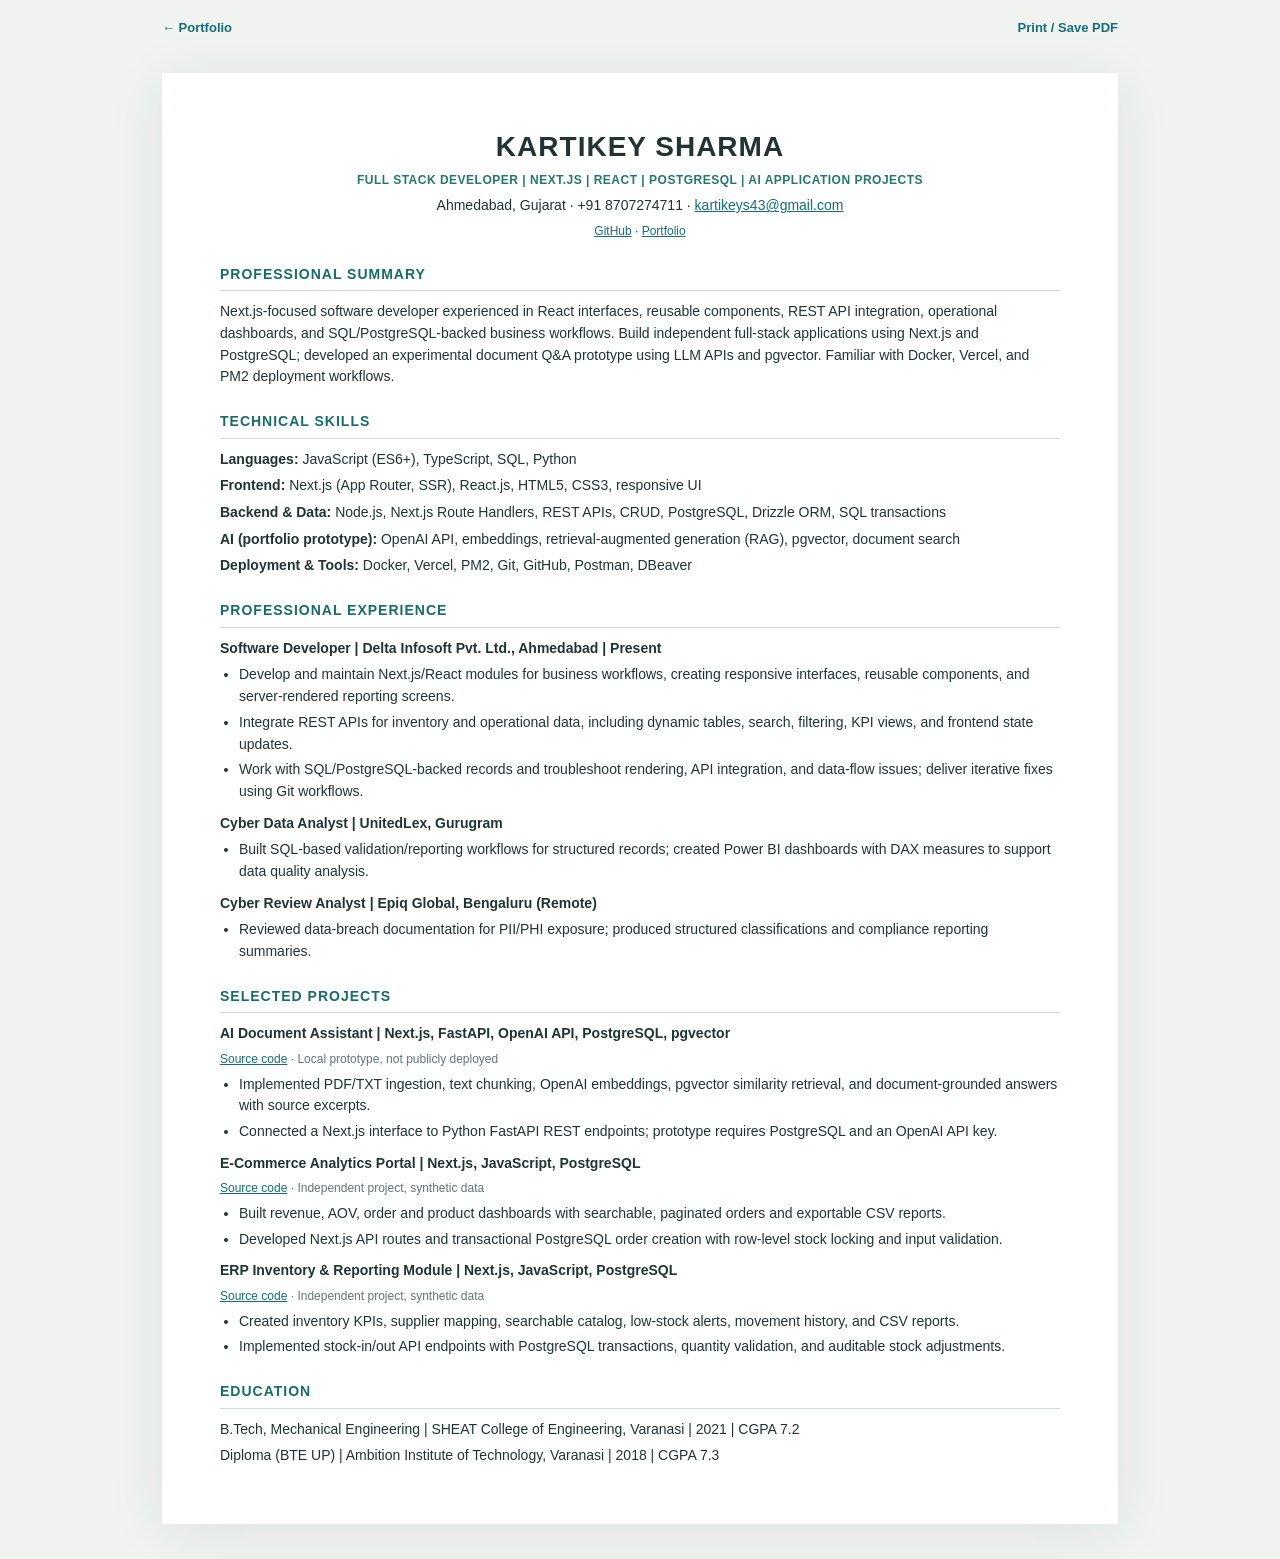
<file: resume.html>
<!doctype html>
<html lang="en"><head><meta charset="utf-8"><meta name="viewport" content="width=device-width,initial-scale=1">
<meta name="description" content="ATS-friendly resume for Kartikey Sharma — Next.js Full Stack Developer with practical AI application projects."><title>Resume | Kartikey Sharma</title>
<style>body{font:14px/1.55 Arial,Helvetica,sans-serif;color:#203434;background:#f0f3f0;margin:0}main{max-width:840px;margin:35px auto;background:#fff;padding:52px 58px;box-shadow:0 8px 55px #243c3015}header{text-align:center}h1{font-size:28px;letter-spacing:1px;margin:0}header strong{font-size:12px;color:#26786c;letter-spacing:.5px}h2{color:#176d69;border-bottom:1px solid #cadbd8;padding-bottom:5px;margin:23px 0 10px;font-size:14px;letter-spacing:1px}p{margin:5px 0}a{color:#166e76}ul{margin:5px 0 7px;padding-left:19px}li{margin:4px 0}.item{font-weight:700;margin-top:10px}.meta{color:#617774;font-size:12px}.topbar{max-width:956px;margin:18px auto 0;display:flex;justify-content:space-between}.topbar a{font-size:13px;font-weight:700;text-decoration:none}.note{font-size:12px;color:#687d75}.links{font-size:12px}@media(max-width:750px){main{margin:12px 8px;padding:24px 20px}.topbar{padding:0 18px}}@media print{body{background:#fff}main{padding:0;margin:0;max-width:none;box-shadow:none}h2{margin-top:13px}.topbar{display:none}body{font-size:10px}h1{font-size:20px}li{margin:2px 0}@page{size:A4;margin:14mm}}</style></head><body>
<div class="topbar"><a href="./">← Portfolio</a><a href="#" onclick="window.print();return false">Print / Save PDF</a></div>
<main><header><h1>KARTIKEY SHARMA</h1><strong>FULL STACK DEVELOPER | NEXT.JS | REACT | POSTGRESQL | AI APPLICATION PROJECTS</strong>
<p>Ahmedabad, Gujarat · +91 8707274711 · <a href="mailto:kartikeys43@gmail.com">kartikeys43@gmail.com</a></p>
<p class="links"><a href="https://github.com/007kart">GitHub</a> · <a href="https://007kart.github.io/Portfolio/">Portfolio</a></p></header>
<h2>PROFESSIONAL SUMMARY</h2>
<p>Next.js-focused software developer experienced in React interfaces, reusable components, REST API integration, operational dashboards, and SQL/PostgreSQL-backed business workflows. Build independent full-stack applications using Next.js and PostgreSQL; developed an experimental document Q&amp;A prototype using LLM APIs and pgvector. Familiar with Docker, Vercel, and PM2 deployment workflows.</p>
<h2>TECHNICAL SKILLS</h2>
<p><b>Languages:</b> JavaScript (ES6+), TypeScript, SQL, Python</p>
<p><b>Frontend:</b> Next.js (App Router, SSR), React.js, HTML5, CSS3, responsive UI</p>
<p><b>Backend &amp; Data:</b> Node.js, Next.js Route Handlers, REST APIs, CRUD, PostgreSQL, Drizzle ORM, SQL transactions</p>
<p><b>AI (portfolio prototype):</b> OpenAI API, embeddings, retrieval-augmented generation (RAG), pgvector, document search</p>
<p><b>Deployment &amp; Tools:</b> Docker, Vercel, PM2, Git, GitHub, Postman, DBeaver</p>
<h2>PROFESSIONAL EXPERIENCE</h2>
<p class="item">Software Developer | Delta Infosoft Pvt. Ltd., Ahmedabad | Present</p><ul>
<li>Develop and maintain Next.js/React modules for business workflows, creating responsive interfaces, reusable components, and server-rendered reporting screens.</li>
<li>Integrate REST APIs for inventory and operational data, including dynamic tables, search, filtering, KPI views, and frontend state updates.</li>
<li>Work with SQL/PostgreSQL-backed records and troubleshoot rendering, API integration, and data-flow issues; deliver iterative fixes using Git workflows.</li></ul>
<p class="item">Cyber Data Analyst | UnitedLex, Gurugram</p><ul><li>Built SQL-based validation/reporting workflows for structured records; created Power BI dashboards with DAX measures to support data quality analysis.</li></ul>
<p class="item">Cyber Review Analyst | Epiq Global, Bengaluru (Remote)</p><ul><li>Reviewed data-breach documentation for PII/PHI exposure; produced structured classifications and compliance reporting summaries.</li></ul>
<h2>SELECTED PROJECTS</h2>
<p class="item">AI Document Assistant | Next.js, FastAPI, OpenAI API, PostgreSQL, pgvector</p><p class="meta"><a href="https://github.com/007kart/ai-document-assistant">Source code</a> · Local prototype, not publicly deployed</p><ul>
<li>Implemented PDF/TXT ingestion, text chunking, OpenAI embeddings, pgvector similarity retrieval, and document-grounded answers with source excerpts.</li>
<li>Connected a Next.js interface to Python FastAPI REST endpoints; prototype requires PostgreSQL and an OpenAI API key.</li></ul>
<p class="item">E-Commerce Analytics Portal | Next.js, JavaScript, PostgreSQL</p><p class="meta"><a href="https://github.com/007kart/E-Commerce-Analytics-Portal">Source code</a> · Independent project, synthetic data</p><ul>
<li>Built revenue, AOV, order and product dashboards with searchable, paginated orders and exportable CSV reports.</li>
<li>Developed Next.js API routes and transactional PostgreSQL order creation with row-level stock locking and input validation.</li></ul>
<p class="item">ERP Inventory &amp; Reporting Module | Next.js, JavaScript, PostgreSQL</p><p class="meta"><a href="https://github.com/007kart/ERP-Inventory-Reporting-Modul">Source code</a> · Independent project, synthetic data</p><ul>
<li>Created inventory KPIs, supplier mapping, searchable catalog, low-stock alerts, movement history, and CSV reports.</li>
<li>Implemented stock-in/out API endpoints with PostgreSQL transactions, quantity validation, and auditable stock adjustments.</li></ul>
<h2>EDUCATION</h2>
<p>B.Tech, Mechanical Engineering | SHEAT College of Engineering, Varanasi | 2021 | CGPA 7.2</p>
<p>Diploma (BTE UP) | Ambition Institute of Technology, Varanasi | 2018 | CGPA 7.3</p>
</main></body></html>
</file>
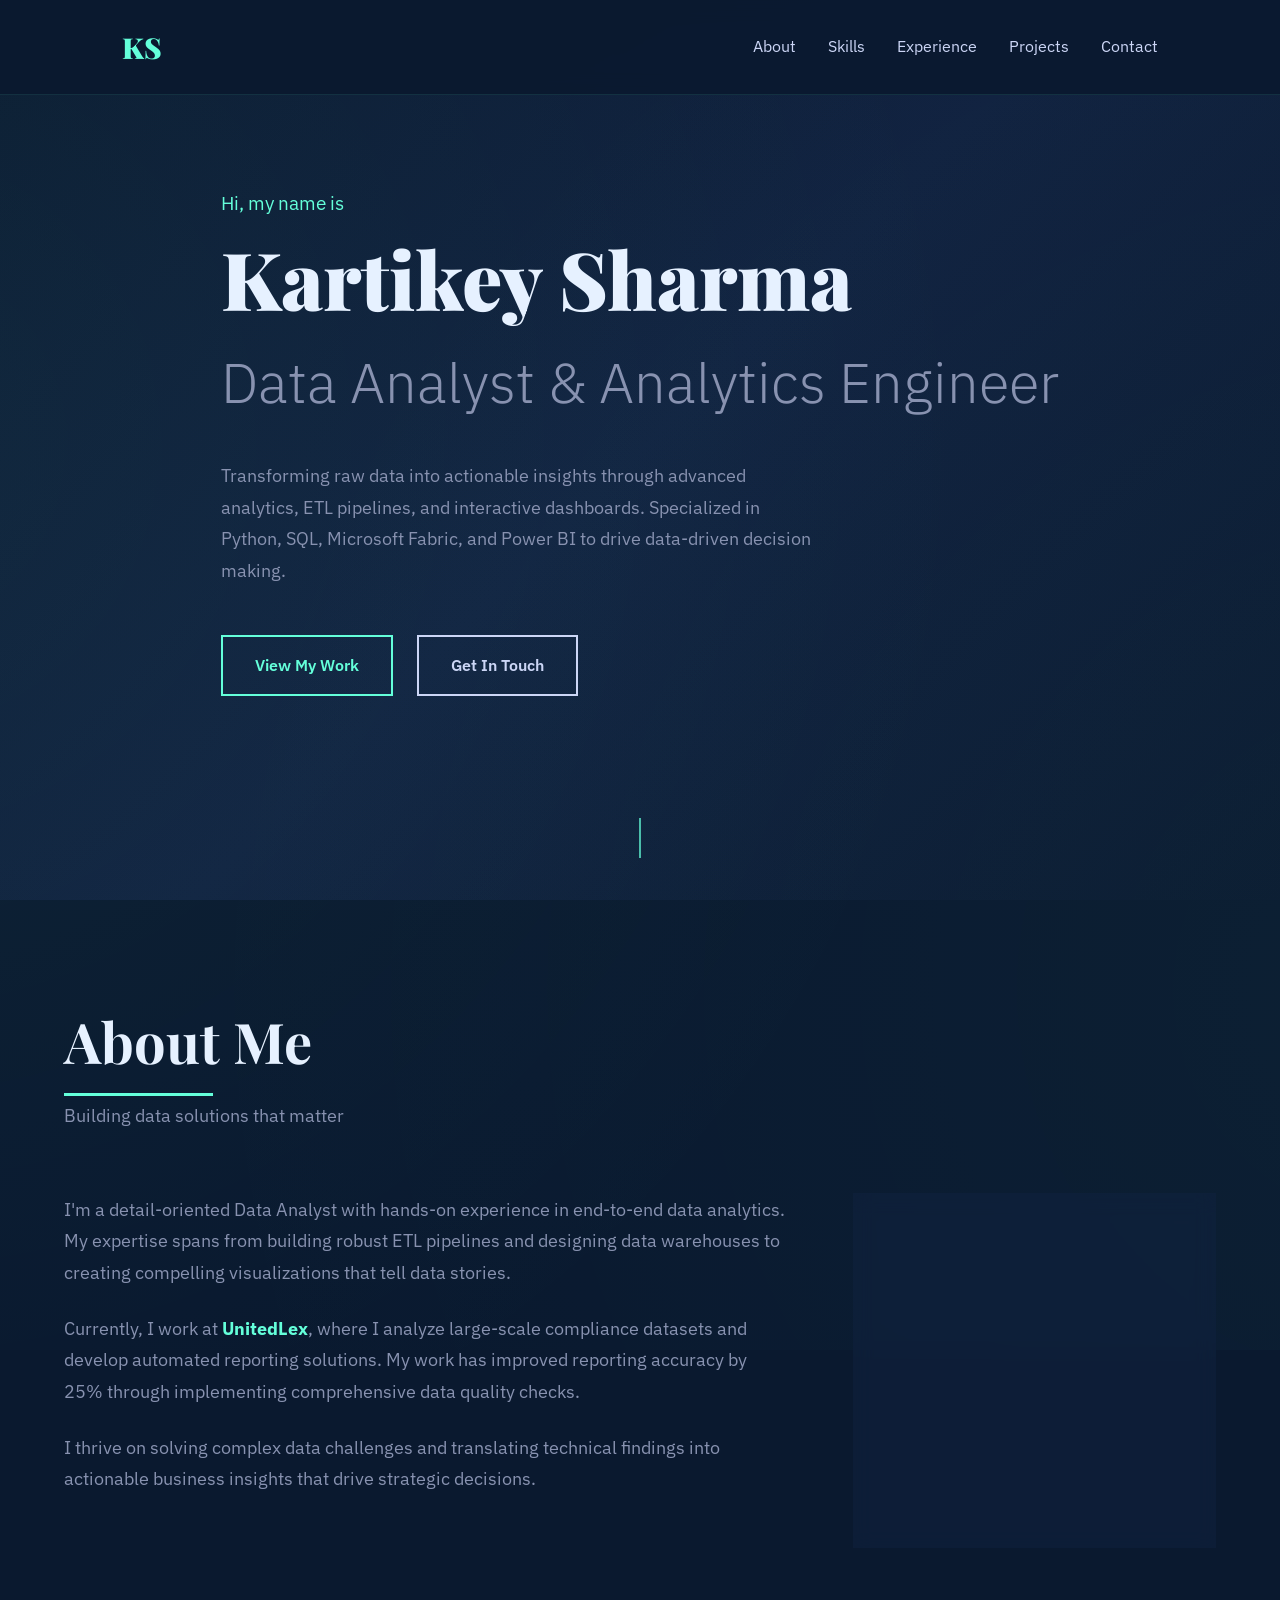
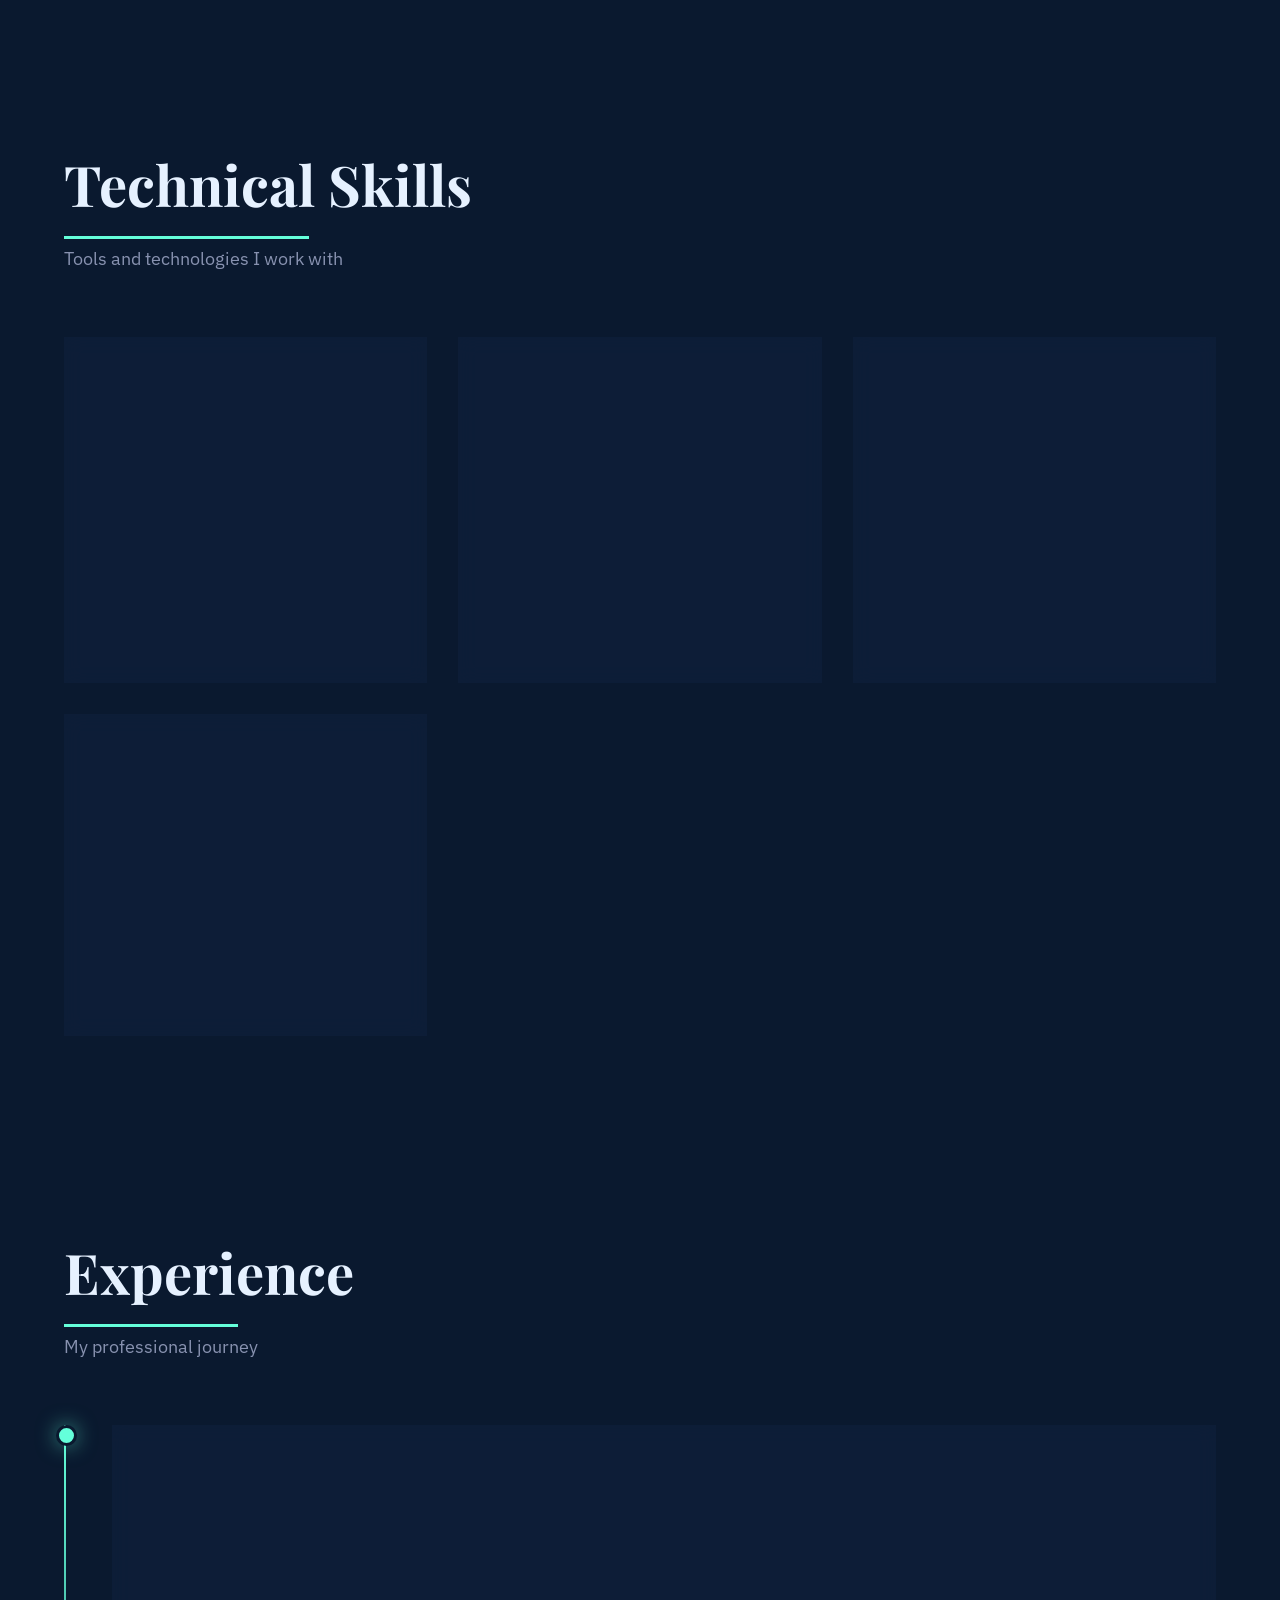
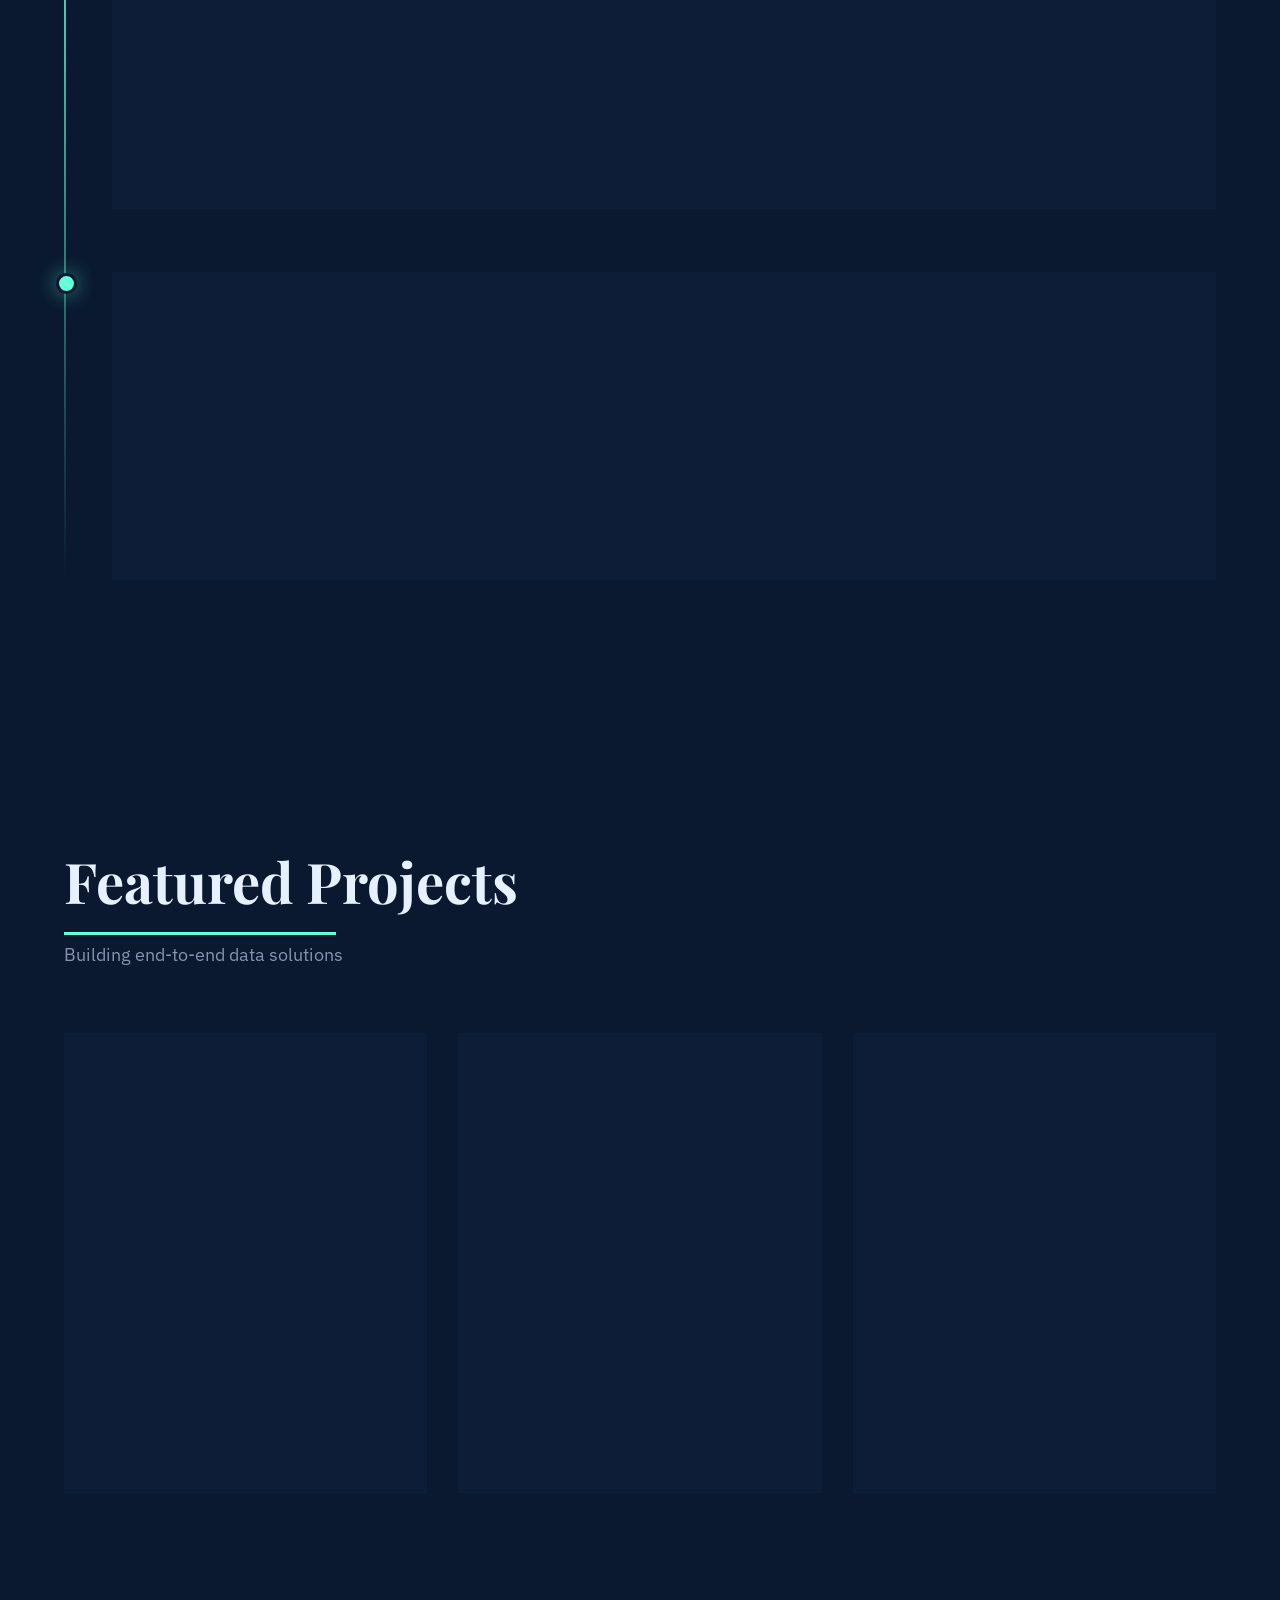
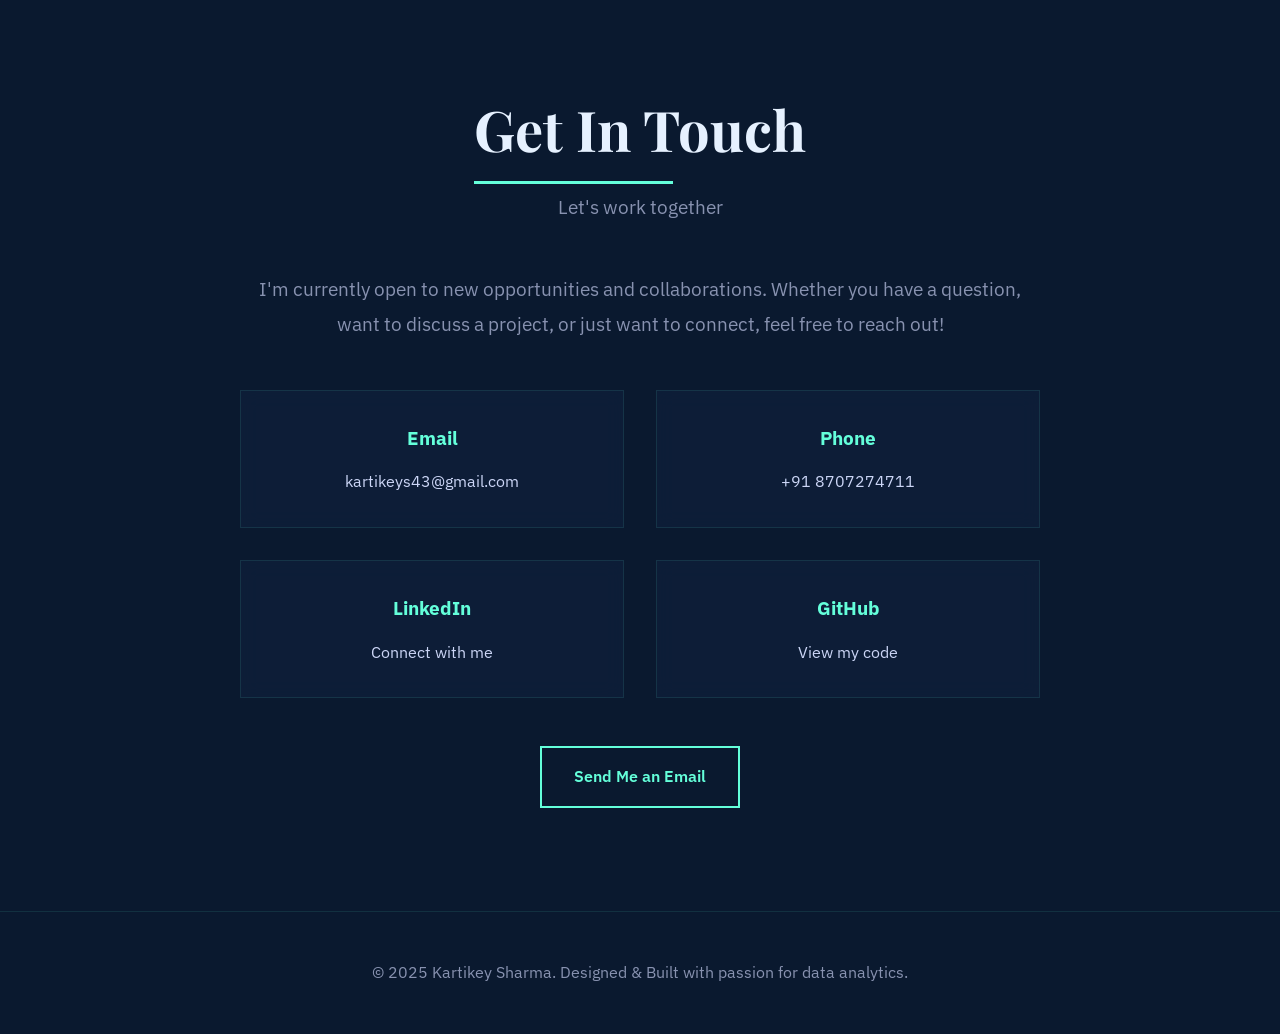
<file: archive/previous-data-analyst-portfolio.html>
<!DOCTYPE html>
<html lang="en">
<head>
    <meta charset="UTF-8">
    <meta name="viewport" content="width=device-width, initial-scale=1.0">
    <title>Kartikey Sharma - Data Analyst Portfolio</title>
    <link href="https://fonts.googleapis.com/css2?family=Playfair+Display:wght@700;900&family=IBM+Plex+Sans:wght@300;400;600&display=swap" rel="stylesheet">
    <style>
        :root {
            --primary: #0a192f;
            --secondary: #112240;
            --accent: #64ffda;
            --text: #8892b0;
            --text-light: #ccd6f6;
            --highlight: #e6f1ff;
        }

        * {
            margin: 0;
            padding: 0;
            box-sizing: border-box;
        }

        body {
            font-family: 'IBM Plex Sans', sans-serif;
            background: var(--primary);
            color: var(--text);
            line-height: 1.6;
            overflow-x: hidden;
        }

        /* Animated Background */
        .bg-animation {
            position: fixed;
            width: 100%;
            height: 100%;
            top: 0;
            left: 0;
            z-index: -1;
            background: linear-gradient(135deg, #0a192f 0%, #112240 50%, #0a192f 100%);
        }

        .bg-animation::before {
            content: '';
            position: absolute;
            width: 200%;
            height: 200%;
            top: -50%;
            left: -50%;
            background: 
                radial-gradient(circle at 20% 50%, rgba(100, 255, 218, 0.05) 0%, transparent 50%),
                radial-gradient(circle at 80% 80%, rgba(100, 255, 218, 0.03) 0%, transparent 50%);
            animation: bgMove 20s ease-in-out infinite;
        }

        @keyframes bgMove {
            0%, 100% { transform: translate(0, 0) rotate(0deg); }
            50% { transform: translate(-5%, -5%) rotate(2deg); }
        }

        /* Navigation */
        nav {
            position: fixed;
            top: 0;
            width: 100%;
            padding: 1.5rem 5%;
            backdrop-filter: blur(10px);
            background: rgba(10, 25, 47, 0.9);
            z-index: 1000;
            border-bottom: 1px solid rgba(100, 255, 218, 0.1);
            animation: slideDown 0.8s ease-out;
        }

        @keyframes slideDown {
            from { transform: translateY(-100%); opacity: 0; }
            to { transform: translateY(0); opacity: 1; }
        }

        nav .container {
            max-width: 1400px;
            margin: 0 auto;
            display: flex;
            justify-content: space-between;
            align-items: center;
        }

        .logo {
            font-family: 'Playfair Display', serif;
            font-size: 1.8rem;
            font-weight: 900;
            color: var(--accent);
            text-decoration: none;
            transition: all 0.3s ease;
        }

        .logo:hover {
            text-shadow: 0 0 20px rgba(100, 255, 218, 0.5);
        }

        nav ul {
            display: flex;
            list-style: none;
            gap: 2rem;
        }

        nav a {
            color: var(--text-light);
            text-decoration: none;
            font-weight: 400;
            transition: all 0.3s ease;
            position: relative;
        }

        nav a::after {
            content: '';
            position: absolute;
            bottom: -5px;
            left: 0;
            width: 0;
            height: 2px;
            background: var(--accent);
            transition: width 0.3s ease;
        }

        nav a:hover {
            color: var(--accent);
        }

        nav a:hover::after {
            width: 100%;
        }

        /* Container */
        .container {
            max-width: 1400px;
            margin: 0 auto;
            padding: 0 5%;
        }

        /* Hero Section */
        .hero {
            min-height: 100vh;
            display: flex;
            align-items: center;
            padding-top: 80px;
        }

        .hero-content {
            animation: fadeInUp 1s ease-out;
        }

        @keyframes fadeInUp {
            from {
                opacity: 0;
                transform: translateY(50px);
            }
            to {
                opacity: 1;
                transform: translateY(0);
            }
        }

        .hero-greeting {
            color: var(--accent);
            font-size: 1.2rem;
            margin-bottom: 1rem;
            animation: fadeInUp 1s ease-out 0.2s both;
        }

        .hero h1 {
            font-family: 'Playfair Display', serif;
            font-size: clamp(3rem, 8vw, 5rem);
            font-weight: 900;
            color: var(--highlight);
            margin-bottom: 1rem;
            line-height: 1.1;
            animation: fadeInUp 1s ease-out 0.4s both;
        }

        .hero h2 {
            font-size: clamp(2rem, 5vw, 3.5rem);
            color: var(--text);
            font-weight: 300;
            margin-bottom: 2rem;
            animation: fadeInUp 1s ease-out 0.6s both;
        }

        .hero-description {
            max-width: 600px;
            font-size: 1.1rem;
            line-height: 1.8;
            margin-bottom: 3rem;
            animation: fadeInUp 1s ease-out 0.8s both;
        }

        .cta-buttons {
            display: flex;
            gap: 1.5rem;
            flex-wrap: wrap;
            animation: fadeInUp 1s ease-out 1s both;
        }

        .btn {
            padding: 1rem 2rem;
            border: 2px solid var(--accent);
            background: transparent;
            color: var(--accent);
            font-size: 1rem;
            font-weight: 600;
            cursor: pointer;
            transition: all 0.3s ease;
            text-decoration: none;
            display: inline-block;
            position: relative;
            overflow: hidden;
        }

        .btn::before {
            content: '';
            position: absolute;
            top: 0;
            left: -100%;
            width: 100%;
            height: 100%;
            background: var(--accent);
            transition: left 0.3s ease;
            z-index: -1;
        }

        .btn:hover {
            color: var(--primary);
        }

        .btn:hover::before {
            left: 0;
        }

        .btn-secondary {
            border-color: var(--text-light);
            color: var(--text-light);
        }

        .btn-secondary::before {
            background: var(--text-light);
        }

        /* Section Styles */
        section {
            padding: 6rem 0;
            position: relative;
        }

        .section-title {
            font-family: 'Playfair Display', serif;
            font-size: clamp(2.5rem, 5vw, 3.5rem);
            color: var(--highlight);
            margin-bottom: 1rem;
            position: relative;
            display: inline-block;
        }

        .section-title::after {
            content: '';
            position: absolute;
            bottom: -10px;
            left: 0;
            width: 60%;
            height: 3px;
            background: var(--accent);
        }

        .section-subtitle {
            color: var(--text);
            font-size: 1.1rem;
            margin-bottom: 4rem;
        }

        /* About Section */
        .about-content {
            display: grid;
            grid-template-columns: 2fr 1fr;
            gap: 4rem;
            align-items: start;
        }

        .about-text {
            animation: fadeInLeft 1s ease-out;
        }

        @keyframes fadeInLeft {
            from {
                opacity: 0;
                transform: translateX(-50px);
            }
            to {
                opacity: 1;
                transform: translateX(0);
            }
        }

        .about-text p {
            font-size: 1.1rem;
            line-height: 1.8;
            margin-bottom: 1.5rem;
            color: var(--text);
        }

        .stats-grid {
            display: grid;
            grid-template-columns: repeat(2, 1fr);
            gap: 2rem;
            margin-top: 2rem;
        }

        .stat-card {
            background: rgba(17, 34, 64, 0.5);
            padding: 2rem;
            border: 1px solid rgba(100, 255, 218, 0.1);
            backdrop-filter: blur(10px);
            transition: all 0.3s ease;
        }

        .stat-card:hover {
            transform: translateY(-5px);
            border-color: var(--accent);
            box-shadow: 0 10px 30px rgba(100, 255, 218, 0.1);
        }

        .stat-number {
            font-family: 'Playfair Display', serif;
            font-size: 2.5rem;
            font-weight: 900;
            color: var(--accent);
            display: block;
        }

        .stat-label {
            color: var(--text-light);
            font-size: 0.9rem;
            margin-top: 0.5rem;
        }

        .profile-card {
            background: rgba(17, 34, 64, 0.5);
            padding: 2rem;
            border: 1px solid rgba(100, 255, 218, 0.1);
            backdrop-filter: blur(10px);
            animation: fadeInRight 1s ease-out;
        }

        @keyframes fadeInRight {
            from {
                opacity: 0;
                transform: translateX(50px);
            }
            to {
                opacity: 1;
                transform: translateX(0);
            }
        }

        .profile-info {
            margin-top: 1.5rem;
        }

        .profile-info p {
            display: flex;
            align-items: center;
            margin-bottom: 1rem;
            color: var(--text-light);
        }

        .profile-info span {
            color: var(--accent);
            margin-right: 1rem;
            font-size: 1.2rem;
        }

        /* Skills Section */
        .skills-grid {
            display: grid;
            grid-template-columns: repeat(auto-fit, minmax(280px, 1fr));
            gap: 2rem;
        }

        .skill-category {
            background: rgba(17, 34, 64, 0.5);
            padding: 2rem;
            border: 1px solid rgba(100, 255, 218, 0.1);
            backdrop-filter: blur(10px);
            transition: all 0.3s ease;
            animation: fadeInUp 1s ease-out;
        }

        .skill-category:hover {
            transform: translateY(-10px);
            border-color: var(--accent);
            box-shadow: 0 15px 40px rgba(100, 255, 218, 0.15);
        }

        .skill-category h3 {
            color: var(--accent);
            font-size: 1.5rem;
            margin-bottom: 1.5rem;
            font-weight: 600;
        }

        .skill-list {
            list-style: none;
        }

        .skill-list li {
            color: var(--text-light);
            margin-bottom: 0.8rem;
            padding-left: 1.5rem;
            position: relative;
        }

        .skill-list li::before {
            content: '▹';
            position: absolute;
            left: 0;
            color: var(--accent);
            font-size: 1.2rem;
        }

        /* Experience Section */
        .timeline {
            position: relative;
            padding-left: 3rem;
        }

        .timeline::before {
            content: '';
            position: absolute;
            left: 0;
            top: 0;
            height: 100%;
            width: 2px;
            background: linear-gradient(to bottom, var(--accent), transparent);
        }

        .timeline-item {
            margin-bottom: 4rem;
            position: relative;
            animation: fadeInLeft 1s ease-out;
        }

        .timeline-item::before {
            content: '';
            position: absolute;
            left: -3.5rem;
            top: 0;
            width: 15px;
            height: 15px;
            border-radius: 50%;
            background: var(--accent);
            border: 3px solid var(--primary);
            box-shadow: 0 0 20px rgba(100, 255, 218, 0.5);
        }

        .timeline-content {
            background: rgba(17, 34, 64, 0.5);
            padding: 2rem;
            border: 1px solid rgba(100, 255, 218, 0.1);
            backdrop-filter: blur(10px);
            transition: all 0.3s ease;
        }

        .timeline-content:hover {
            transform: translateX(10px);
            border-color: var(--accent);
        }

        .timeline-header {
            display: flex;
            justify-content: space-between;
            align-items: start;
            margin-bottom: 1rem;
            flex-wrap: wrap;
        }

        .timeline-title {
            color: var(--highlight);
            font-size: 1.5rem;
            font-weight: 600;
        }

        .timeline-company {
            color: var(--accent);
            font-size: 1.1rem;
            margin-top: 0.3rem;
        }

        .timeline-content ul {
            list-style: none;
            margin-top: 1rem;
        }

        .timeline-content li {
            color: var(--text);
            margin-bottom: 0.8rem;
            padding-left: 1.5rem;
            position: relative;
        }

        .timeline-content li::before {
            content: '▹';
            position: absolute;
            left: 0;
            color: var(--accent);
        }

        /* Projects Section */
        .projects-grid {
            display: grid;
            grid-template-columns: repeat(auto-fit, minmax(350px, 1fr));
            gap: 2rem;
        }

        .project-card {
            background: rgba(17, 34, 64, 0.5);
            padding: 2rem;
            border: 1px solid rgba(100, 255, 218, 0.1);
            backdrop-filter: blur(10px);
            transition: all 0.4s ease;
            animation: fadeInUp 1s ease-out;
            position: relative;
            overflow: hidden;
        }

        .project-card::before {
            content: '';
            position: absolute;
            top: 0;
            left: -100%;
            width: 100%;
            height: 100%;
            background: linear-gradient(90deg, transparent, rgba(100, 255, 218, 0.1), transparent);
            transition: left 0.6s ease;
        }

        .project-card:hover::before {
            left: 100%;
        }

        .project-card:hover {
            transform: translateY(-10px) scale(1.02);
            border-color: var(--accent);
            box-shadow: 0 20px 50px rgba(100, 255, 218, 0.2);
        }

        .project-card h3 {
            color: var(--highlight);
            font-size: 1.5rem;
            margin-bottom: 1rem;
            font-weight: 600;
        }

        .project-card p {
            color: var(--text);
            margin-bottom: 1.5rem;
            line-height: 1.7;
        }

        .project-tags {
            display: flex;
            flex-wrap: wrap;
            gap: 0.8rem;
        }

        .tag {
            background: rgba(100, 255, 218, 0.1);
            color: var(--accent);
            padding: 0.4rem 1rem;
            font-size: 0.85rem;
            border: 1px solid rgba(100, 255, 218, 0.2);
            transition: all 0.3s ease;
        }

        .tag:hover {
            background: var(--accent);
            color: var(--primary);
            transform: translateY(-2px);
        }

        /* Contact Section */
        .contact-content {
            max-width: 800px;
            margin: 0 auto;
            text-align: center;
        }

        .contact-content p {
            font-size: 1.2rem;
            color: var(--text);
            margin-bottom: 3rem;
            line-height: 1.8;
        }

        .contact-info {
            display: grid;
            grid-template-columns: repeat(auto-fit, minmax(250px, 1fr));
            gap: 2rem;
            margin-bottom: 3rem;
        }

        .contact-card {
            background: rgba(17, 34, 64, 0.5);
            padding: 2rem;
            border: 1px solid rgba(100, 255, 218, 0.1);
            backdrop-filter: blur(10px);
            transition: all 0.3s ease;
        }

        .contact-card:hover {
            transform: translateY(-5px);
            border-color: var(--accent);
        }

        .contact-card h3 {
            color: var(--accent);
            font-size: 1.2rem;
            margin-bottom: 1rem;
        }

        .contact-card a {
            color: var(--text-light);
            text-decoration: none;
            transition: color 0.3s ease;
        }

        .contact-card a:hover {
            color: var(--accent);
        }

        /* Footer */
        footer {
            padding: 3rem 5%;
            border-top: 1px solid rgba(100, 255, 218, 0.1);
            text-align: center;
        }

        footer p {
            color: var(--text);
        }

        /* Scroll Indicator */
        .scroll-indicator {
            position: fixed;
            bottom: 2rem;
            left: 50%;
            transform: translateX(-50%);
            animation: bounce 2s infinite;
            opacity: 0.7;
        }

        @keyframes bounce {
            0%, 20%, 50%, 80%, 100% {
                transform: translateX(-50%) translateY(0);
            }
            40% {
                transform: translateX(-50%) translateY(-15px);
            }
            60% {
                transform: translateX(-50%) translateY(-8px);
            }
        }

        .scroll-indicator::before {
            content: '';
            display: block;
            width: 2px;
            height: 40px;
            background: var(--accent);
            margin: 0 auto 10px;
        }

        /* Responsive Design */
        @media (max-width: 768px) {
            nav ul {
                display: none;
            }

            .hero h1 {
                font-size: 2.5rem;
            }

            .hero h2 {
                font-size: 1.5rem;
            }

            .about-content {
                grid-template-columns: 1fr;
            }

            .stats-grid {
                grid-template-columns: 1fr;
            }

            .timeline {
                padding-left: 2rem;
            }

            .projects-grid {
                grid-template-columns: 1fr;
            }

            .contact-info {
                grid-template-columns: 1fr;
            }
        }

        /* Custom Scrollbar */
        ::-webkit-scrollbar {
            width: 10px;
        }

        ::-webkit-scrollbar-track {
            background: var(--primary);
        }

        ::-webkit-scrollbar-thumb {
            background: var(--accent);
            border-radius: 5px;
        }

        ::-webkit-scrollbar-thumb:hover {
            background: var(--text-light);
        }

        /* Fade-in animation for sections on scroll */
        .fade-in {
            opacity: 0;
            animation: fadeIn 1s ease-out forwards;
        }

        @keyframes fadeIn {
            to {
                opacity: 1;
            }
        }
    </style>
</head>
<body>
    <div class="bg-animation"></div>

    <!-- Navigation -->
    <nav>
        <div class="container">
            <a href="#" class="logo">KS</a>
            <ul>
                <li><a href="#about">About</a></li>
                <li><a href="#skills">Skills</a></li>
                <li><a href="#experience">Experience</a></li>
                <li><a href="#projects">Projects</a></li>
                <li><a href="#contact">Contact</a></li>
            </ul>
        </div>
    </nav>

    <!-- Hero Section -->
    <section class="hero">
        <div class="container">
            <div class="hero-content">
                <p class="hero-greeting">Hi, my name is</p>
                <h1>Kartikey Sharma</h1>
                <h2>Data Analyst & Analytics Engineer</h2>
                <p class="hero-description">
                    Transforming raw data into actionable insights through advanced analytics, ETL pipelines, 
                    and interactive dashboards. Specialized in Python, SQL, Microsoft Fabric, and Power BI 
                    to drive data-driven decision making.
                </p>
                <div class="cta-buttons">
                    <a href="#projects" class="btn">View My Work</a>
                    <a href="#contact" class="btn btn-secondary">Get In Touch</a>
                </div>
            </div>
        </div>
        <div class="scroll-indicator"></div>
    </section>

    <!-- About Section -->
    <section id="about">
        <div class="container">
            <h2 class="section-title">About Me</h2>
            <p class="section-subtitle">Building data solutions that matter</p>
            
            <div class="about-content">
                <div class="about-text">
                    <p>
                        I'm a detail-oriented Data Analyst with hands-on experience in end-to-end data analytics. 
                        My expertise spans from building robust ETL pipelines and designing data warehouses to 
                        creating compelling visualizations that tell data stories.
                    </p>
                    <p>
                        Currently, I work at <strong style="color: var(--accent);">UnitedLex</strong>, where I analyze 
                        large-scale compliance datasets and develop automated reporting solutions. My work has improved 
                        reporting accuracy by 25% through implementing comprehensive data quality checks.
                    </p>
                    <p>
                        I thrive on solving complex data challenges and translating technical findings into 
                        actionable business insights that drive strategic decisions.
                    </p>
                </div>

                <div class="profile-card">
                    <h3 style="color: var(--accent); margin-bottom: 1.5rem;">Quick Info</h3>
                    <div class="profile-info">
                        <p><span>📍</span> Varanasi, India</p>
                        <p><span>🎓</span> B.Tech in Mechanical Engineering</p>
                        <p><span>💼</span> Data Analyst at UnitedLex</p>
                        <p><span>🔧</span> Python | SQL | Power BI</p>
                        <p><span>☁️</span> Microsoft Fabric Certified</p>
                    </div>
                </div>
            </div>
        </div>
    </section>

    <!-- Skills Section -->
    <section id="skills">
        <div class="container">
            <h2 class="section-title">Technical Skills</h2>
            <p class="section-subtitle">Tools and technologies I work with</p>
            
            <div class="skills-grid">
                <div class="skill-category">
                    <h3>Programming & Analytics</h3>
                    <ul class="skill-list">
                        <li>Python (Pandas, NumPy, PySpark)</li>
                        <li>SQL (Advanced Queries, Optimization)</li>
                        <li>Excel (Advanced Functions, Macros)</li>
                        <li>Statistical Analysis</li>
                        <li>Exploratory Data Analysis</li>
                    </ul>
                </div>

                <div class="skill-category">
                    <h3>Data Engineering</h3>
                    <ul class="skill-list">
                        <li>ETL Pipeline Development</li>
                        <li>Data Warehousing</li>
                        <li>Microsoft Fabric (Lakehouse, OneLake)</li>
                        <li>Dataflow Gen2</li>
                        <li>SQL Analytics Endpoint</li>
                    </ul>
                </div>

                <div class="skill-category">
                    <h3>Visualization & BI</h3>
                    <ul class="skill-list">
                        <li>Power BI (DAX, Dashboards)</li>
                        <li>Interactive Dashboard Design</li>
                        <li>Data Modeling</li>
                        <li>KPI Development</li>
                        <li>Report Automation</li>
                    </ul>
                </div>

                <div class="skill-category">
                    <h3>Tools & Platforms</h3>
                    <ul class="skill-list">
                        <li>Git & Version Control</li>
                        <li>VS Code</li>
                        <li>Relativity & 4iG Platforms</li>
                        <li>SQLite</li>
                        <li>Jupyter Notebooks</li>
                    </ul>
                </div>
            </div>
        </div>
    </section>

    <!-- Experience Section -->
    <section id="experience">
        <div class="container">
            <h2 class="section-title">Experience</h2>
            <p class="section-subtitle">My professional journey</p>
            
            <div class="timeline">
                <div class="timeline-item">
                    <div class="timeline-content">
                        <div class="timeline-header">
                            <div>
                                <h3 class="timeline-title">Data Analyst</h3>
                                <p class="timeline-company">UnitedLex</p>
                            </div>
                        </div>
                        <ul>
                            <li>Analyzed large-scale compliance and data breach datasets (PII, PHI, PCI) for client-driven analytics projects</li>
                            <li>Developed Python (Pandas) and SQL workflows for data cleaning, transformation, validation, and KPI reporting</li>
                            <li>Designed automated Excel and Power BI dashboards to monitor compliance and operational metrics</li>
                            <li>Implemented data quality checks, improving reporting accuracy by 25%</li>
                            <li>Collaborated with cross-functional teams to translate analytical findings into actionable insights</li>
                            <li>Worked with Relativity and 4iG platforms for efficient large dataset querying</li>
                        </ul>
                    </div>
                </div>

                <div class="timeline-item">
                    <div class="timeline-content">
                        <div class="timeline-header">
                            <div>
                                <h3 class="timeline-title">Data Analytics Trainee</h3>
                                <p class="timeline-company">MedTourEasy</p>
                            </div>
                        </div>
                        <ul>
                            <li>Conducted exploratory and statistical data analysis on structured datasets using Python and Excel</li>
                            <li>Identified trends and anomalies to support business decisions</li>
                            <li>Built Power BI dashboards for internal management reporting</li>
                            <li>Assisted senior analysts in data validation, documentation, and timely project delivery</li>
                        </ul>
                    </div>
                </div>
            </div>
        </div>
    </section>

    <!-- Projects Section -->
    <section id="projects">
        <div class="container">
            <h2 class="section-title">Featured Projects</h2>
            <p class="section-subtitle">Building end-to-end data solutions</p>
            
            <div class="projects-grid">
                <div class="project-card">
                    <h3>Microsoft Fabric Analytics Platform</h3>
                    <p>
                        Built a complete end-to-end analytics platform covering ingestion, transformation, 
                        warehousing, and reporting. Designed Star Schema data warehouse with fact & dimension 
                        tables, views, and stored procedures.
                    </p>
                    <div class="project-tags">
                        <span class="tag">Microsoft Fabric</span>
                        <span class="tag">PySpark</span>
                        <span class="tag">SQL</span>
                        <span class="tag">Power BI</span>
                        <span class="tag">ETL</span>
                    </div>
                </div>

                <div class="project-card">
                    <h3>Vendor Performance & Inventory Optimization</h3>
                    <p>
                        Developed ETL pipeline for vendor analysis using Python and SQLite. Conducted EDA and 
                        statistical analysis to identify underperforming vendors. Created KPIs for Profit Margin 
                        and Stock Turnover with interactive Power BI dashboard.
                    </p>
                    <div class="project-tags">
                        <span class="tag">Python</span>
                        <span class="tag">SQLite</span>
                        <span class="tag">Power BI</span>
                        <span class="tag">DAX</span>
                        <span class="tag">EDA</span>
                    </div>
                </div>

                <div class="project-card">
                    <h3>Customer Shopping Behavior Analysis</h3>
                    <p>
                        Performed advanced data cleaning and feature engineering including age segmentation 
                        and purchase frequency modeling. Used advanced SQL with CTEs, Window Functions, and 
                        Subqueries to answer complex business questions.
                    </p>
                    <div class="project-tags">
                        <span class="tag">Python</span>
                        <span class="tag">SQL</span>
                        <span class="tag">Power BI</span>
                        <span class="tag">Feature Engineering</span>
                        <span class="tag">Analytics</span>
                    </div>
                </div>
            </div>
        </div>
    </section>

    <!-- Contact Section -->
    <section id="contact">
        <div class="container">
            <div class="contact-content">
                <h2 class="section-title">Get In Touch</h2>
                <p class="section-subtitle">Let's work together</p>
                
                <p>
                    I'm currently open to new opportunities and collaborations. Whether you have a question, 
                    want to discuss a project, or just want to connect, feel free to reach out!
                </p>

                <div class="contact-info">
                    <div class="contact-card">
                        <h3>Email</h3>
                        <a href="mailto:kartikeys43@gmail.com">kartikeys43@gmail.com</a>
                    </div>

                    <div class="contact-card">
                        <h3>Phone</h3>
                        <a href="tel:+918707274711">+91 8707274711</a>
                    </div>

                    <div class="contact-card">
                        <h3>LinkedIn</h3>
                        <a href="https://linkedin.com/in/kartikeysharma" target="_blank">Connect with me</a>
                    </div>

                    <div class="contact-card">
                        <h3>GitHub</h3>
                        <a href="https://github.com/kartikeysharma" target="_blank">View my code</a>
                    </div>
                </div>

                <a href="mailto:kartikeys43@gmail.com" class="btn">Send Me an Email</a>
            </div>
        </div>
    </section>

    <!-- Footer -->
    <footer>
        <div class="container">
            <p>&copy; 2025 Kartikey Sharma. Designed & Built with passion for data analytics.</p>
        </div>
    </footer>

    <script>
        // Smooth scrolling for navigation links
        document.querySelectorAll('a[href^="#"]').forEach(anchor => {
            anchor.addEventListener('click', function (e) {
                e.preventDefault();
                const target = document.querySelector(this.getAttribute('href'));
                if (target) {
                    target.scrollIntoView({
                        behavior: 'smooth',
                        block: 'start'
                    });
                }
            });
        });

        // Hide scroll indicator after scrolling
        window.addEventListener('scroll', () => {
            const scrollIndicator = document.querySelector('.scroll-indicator');
            if (window.scrollY > 100) {
                scrollIndicator.style.opacity = '0';
            } else {
                scrollIndicator.style.opacity = '0.7';
            }
        });

        // Intersection Observer for fade-in animations
        const observerOptions = {
            threshold: 0.1,
            rootMargin: '0px 0px -100px 0px'
        };

        const observer = new IntersectionObserver((entries) => {
            entries.forEach(entry => {
                if (entry.isIntersecting) {
                    entry.target.style.opacity = '1';
                    entry.target.style.transform = 'translateY(0)';
                }
            });
        }, observerOptions);

        // Observe all sections and cards
        document.querySelectorAll('section, .skill-category, .project-card, .timeline-item').forEach(el => {
            el.style.opacity = '0';
            el.style.transform = 'translateY(30px)';
            el.style.transition = 'opacity 0.8s ease, transform 0.8s ease';
            observer.observe(el);
        });

        // Add active class to nav links on scroll
        window.addEventListener('scroll', () => {
            let current = '';
            document.querySelectorAll('section').forEach(section => {
                const sectionTop = section.offsetTop;
                const sectionHeight = section.clientHeight;
                if (scrollY >= sectionTop - 200) {
                    current = section.getAttribute('id');
                }
            });

            document.querySelectorAll('nav a').forEach(link => {
                link.classList.remove('active');
                if (link.getAttribute('href').slice(1) === current) {
                    link.classList.add('active');
                }
            });
        });
    </script>
</body>
</html>
</file>
<file: styles.css>
@import url('https://fonts.googleapis.com/css2?family=DM+Sans:wght@400;500;600;700&family=Space+Mono:wght@400;700&family=Newsreader:ital,opsz,wght@1,6..72,500;1,6..72,600&display=swap');
:root{--paper:#f8f6ef;--paper-deep:#efede3;--ink:#152c2d;--ink2:#29423e;--warm:#ed7350;--beige:#e9e5d9;--muted:#6f7a75;--edge:#d9dcd1;--white:#fffdf6;--mono:'Space Mono',monospace;--serif:'Newsreader',Georgia,serif;--sans:'DM Sans',Arial,sans-serif}
*{box-sizing:border-box}html{scroll-behavior:smooth}body{background:var(--paper);color:var(--ink);font-family:var(--sans);margin:0;overflow-x:hidden}a{color:inherit;text-decoration:none}button{cursor:pointer;font:inherit}img{max-width:100%}::selection{background:#e7bd9c;color:#24312e}.container{width:min(1390px,calc(100% - 104px));margin-inline:auto}.mono{font:400 10px/1.5 var(--mono);letter-spacing:.045em}.background-grid{pointer-events:none;position:absolute;z-index:-2;top:0;left:0;width:100%;height:960px;background:linear-gradient(90deg,transparent 49.93%,#e3e4d922 50%,transparent 50.08%),radial-gradient(circle at 83% 12%,#ebd7c955,transparent 35%)}.scroll-marker{position:fixed;height:3px;left:0;top:0;width:0;background:var(--warm);z-index:9000;pointer-events:none}.site-nav{position:sticky;top:0;z-index:300;background:#f8f6efed;backdrop-filter:blur(20px);border-bottom:1px solid var(--edge)}.nav-inner{height:87px;display:flex;align-items:center;gap:30px}.brand{display:flex;align-items:center;gap:11px;flex:none}.brand-symbol{font-size:39px;font-weight:700;letter-spacing:-5px;line-height:1}.brand-symbol span{font-size:16px;letter-spacing:0;vertical-align:top;color:var(--warm);margin-left:0}.brand-name{font-size:10px;font-weight:800;letter-spacing:1.9px;line-height:1.3}.tiny-index{color:#b16d50;letter-spacing:0;font-size:9px}.desktop-nav{display:flex;align-items:center;gap:37px;margin-left:auto}.desktop-nav>a{font-size:12px;font-weight:700;position:relative}.desktop-nav>a::after{content:'';height:2px;background:var(--warm);position:absolute;left:0;bottom:-7px;width:0;transition:.25s}.desktop-nav>a:hover::after{width:100%}.desktop-nav sup{font-size:8px;color:var(--warm)}.nav-resume{background:var(--ink);color:white;padding:13px 18px;border-radius:0;font-size:11px;font-weight:700;margin-left:22px}.nav-resume span{margin-left:20px;color:#f1ae90}.nav-resume:hover{background:#2d514c}.mobile-toggle{display:none;background:none;border:0;padding:14px}.mobile-toggle span{display:block;width:20px;height:2px;background:var(--ink);margin:5px}.mobile-nav{display:none}.hero{padding-top:26px;padding-bottom:30px;min-height:700px}.hero-rail,.hero-foot{display:flex;justify-content:space-between;align-items:center;color:#77837b;font-size:10px;gap:12px}.hero-rail{padding:18px 0 13px;border-bottom:1px solid var(--edge)}.hero-location,.small-availability{font:400 10px var(--mono);letter-spacing:.02em}.hero-location i,.small-availability .live-pulse{display:inline-block;vertical-align:middle;background:#77b59b;width:8px;height:8px;border-radius:50%;margin-right:7px;box-shadow:0 0 0 5px #73b28b24}.hero-grid{display:grid;grid-template-columns:1.02fr .98fr;gap:35px;align-items:center;min-height:630px}.hero-left{position:relative;z-index:2;padding:50px 0}.hero-seal{font-size:10px;letter-spacing:1.4px;font-weight:800;color:#6b8178;display:inline-flex;align-items:center;gap:12px;border:1px solid var(--edge);background:#fff8;padding:8px 14px}.seal-dot{color:var(--warm);font-size:16px}.hero-title{font-size:clamp(62px,6.3vw,110px);line-height:.88;letter-spacing:-8px;font-weight:700;margin:32px 0 29px}.hero-title>span{color:#7d8e86}.hero-title i{font-family:var(--serif);letter-spacing:-6px;font-weight:500;color:var(--warm)}.hero-intro{font-size:15px;line-height:1.75;max-width:480px;color:#637570}.hero-intro strong{color:var(--ink)}.hero-cta{display:flex;gap:29px;align-items:center;flex-wrap:wrap;margin-top:32px}.button{font-size:12px;font-weight:800;display:inline-flex;align-items:center;justify-content:space-between;gap:27px;padding:17px 20px}.button-ink{background:var(--ink);color:white}.button-ink:hover{background:#31504d}.button span,.text-action span,.arrow-link span,.contact-email span{transition:transform .2s;display:inline-block}.button:hover span,.text-action:hover span,.arrow-link:hover span,.contact-email:hover span{transform:translate(3px,-3px)}.text-action{font-size:12px;font-weight:800;border-bottom:1px solid var(--ink);padding:11px 0}.text-action span{margin-left:14px;color:var(--warm)}.hero-right{min-width:0}.hero-visual{height:570px;position:relative;background:#e8e7dc;overflow:hidden;display:flex;justify-content:center;align-items:center;padding:40px 34px;border-radius:2px;background-image:radial-gradient(#b7bcb455 1px,transparent 1px);background-size:21px 21px}.hero-visual:after{content:'';position:absolute;width:370px;height:370px;background:#e9c1ab61;filter:blur(2px);border-radius:50%;right:-80px;bottom:-100px;z-index:0}.visual-meta{position:absolute;top:22px;left:25px;right:25px;display:flex;justify-content:space-between;color:#899187;font-size:9px}.floating-ui{width:min(440px,95%);background:#fffffb;border:1px solid #dfded2;box-shadow:25px 26px 0 #253b3422,0 20px 80px #22332312;transform:rotate(-4deg);position:relative;z-index:2;transition:transform .4s cubic-bezier(.2,.8,.2,1)}.hero-visual:hover .floating-ui{transform:rotate(-2deg) translateY(-8px)}.ui-header{height:39px;background:#f7f7f0;border-bottom:1px solid #e7e6da;display:flex;align-items:center;justify-content:space-between;padding:0 14px}.ui-lights{display:flex;gap:5px}.ui-lights i{height:7px;width:7px;border-radius:50%;background:#e6af9d}.ui-lights i:nth-child(2){background:#e8cc8a}.ui-lights i:nth-child(3){background:#a1c9ad}.ui-path{font:9px var(--mono);color:#939d95}.ui-more{font-size:17px;color:#92978f}.ui-body{padding:28px 26px 22px}.ui-overline{font-size:9px;color:#8a9a92}.ui-heading{font-size:26px;font-weight:700;letter-spacing:-1.4px;line-height:1.07;margin-top:11px}.ui-heading em{font-family:var(--serif);font-weight:500;color:var(--warm)}.ui-kpis{display:grid;grid-template-columns:1fr 1fr;gap:13px;margin-top:22px}.ui-kpis>div{border:1px solid #ece9e0;padding:16px 12px;background:#faf9f3}.ui-kpis span,.ui-kpis small{display:block;font:8px/1.7 var(--mono);color:#849388}.ui-kpis strong{display:block;font-size:24px;letter-spacing:-1px;margin:8px 0}.ui-kpis small{color:#53967a}.ui-graph{height:120px;margin-top:20px}.ui-graph svg{width:100%;height:100%}.ui-foot{border-top:1px solid #e6e4d8;padding-top:15px;display:flex;justify-content:space-between;gap:8px;align-items:center;font:8px var(--mono);color:#85958b}.ui-foot span:first-child{color:#39896b}.ui-foot i{display:inline-block;background:#4ba581;width:6px;height:6px;border-radius:50%}.visual-sticker{position:absolute;z-index:3;background:var(--paper);box-shadow:0 12px 28px #20322b24}.sticker-a{right:4px;top:107px;display:flex;flex-direction:column;align-items:flex-start;padding:15px 19px;transform:rotate(9deg);font-size:13px}.sticker-a>span{font-size:24px;color:var(--warm)}.sticker-a small{font-size:10px;color:#819083;margin-top:3px}.sticker-b{bottom:56px;left:16px;background:#f0d1c1;font:10px var(--mono);padding:14px 17px;transform:rotate(-8deg)}.sticker-b span{color:#a14a30}.visual-corner-number{position:absolute;font-size:34px;font-weight:700;letter-spacing:-3px;color:#aeb7ab;bottom:14px;right:23px}.visual-corner-number sup{font-size:11px;letter-spacing:0}.hero-foot{border-top:1px solid var(--edge);padding:18px 0}.hero-foot .mono{font-size:9px}.small-availability{color:#557a62}.marquee{overflow:hidden;border-top:1px solid var(--ink);border-bottom:1px solid var(--ink);background:var(--ink);color:#f2eddf;height:70px;display:flex;align-items:center}.marquee-track{display:flex;width:max-content;align-items:center;gap:41px;animation:marquee 35s linear infinite}.marquee-track span{font-size:19px;font-weight:800;white-space:nowrap;letter-spacing:-.3px}.marquee-track b{font-size:20px;color:var(--warm);font-weight:400}.section{padding-top:110px;padding-bottom:110px;scroll-margin-top:80px}.section-intro{display:flex;align-items:center;gap:30px}.section-code{color:#a2684d;white-space:nowrap}.section-line{height:1px;background:var(--edge);width:100%}.section-title{font-size:clamp(51px,6vw,89px);font-weight:700;letter-spacing:-6px;line-height:.99;margin:31px 0}.section-title i,.project-data h3 i,.contact h2 i{font-family:var(--serif);font-weight:500;color:var(--warm);letter-spacing:-3px}.about-grid{display:grid;grid-template-columns:1fr 1fr;gap:10%;padding:4px 0}.about-desc{padding-top:23px}.mini-avatar{width:64px;height:64px;background:var(--ink);color:#f6eddf;font-size:42px;font-weight:800;letter-spacing:-5px;display:grid;place-items:center;padding-right:6px;margin-bottom:21px}.about-desc p{font-size:15px;line-height:1.82;max-width:570px;color:#68776f;margin:0 0 18px}.about-desc .lead{font-size:20px;color:var(--ink);line-height:1.65;font-weight:500}.about-desc strong{color:var(--ink)}.arrow-link{display:inline-block;font-size:12px;font-weight:800;border-bottom:1px solid var(--ink);padding:11px 0;margin-top:15px}.arrow-link span{color:var(--warm);margin-left:22px}.projects{background:#edeae0}.projects-heading{display:flex;justify-content:space-between;align-items:end;gap:35px}.projects-heading>p{max-width:370px;font-size:14px;color:#697a70;line-height:1.75;padding-bottom:16px}.projects-heading .section-title{margin-bottom:44px}.project-row{display:grid;grid-template-columns:1.05fr .95fr;min-height:476px;background:#faf9f2;border:1px solid #d8d8ce;margin-bottom:22px;overflow:hidden;transition:transform .4s,box-shadow .4s;cursor:pointer}.project-row:hover{transform:translateY(-6px);box-shadow:0 22px 60px #192e2e19}.project-row:focus-visible{outline:3px solid var(--warm);outline-offset:3px}.project-preview{position:relative;overflow:hidden;min-height:476px;display:flex;flex-direction:column;justify-content:center;align-items:center;padding:50px 48px}.preview-commerce{background:#d9e3de}.preview-erp{background:#edcbbb}.preview-ai{background:#d5d6e8}.preview-top{position:absolute;top:23px;left:30px;right:30px;display:flex;justify-content:space-between;color:#62766e;font:10px var(--mono)}.preview-dots{color:#a8a2a0;letter-spacing:2px}.preview-inside{background:#fffdfa;box-shadow:16px 19px 0 #1c3d3320,0 15px 42px #223b3023;width:min(430px,100%);border:1px solid #e2e5e0;padding:24px;transform:rotate(-2deg);transition:transform .6s cubic-bezier(.2,.8,.2,1)}.project-row:hover .preview-inside{transform:rotate(0) translateY(-4px)}.preview-heading{font-size:17px;font-weight:800;display:flex;justify-content:space-between;align-items:center;color:#1d3432}.preview-heading span{color:#d06b4c}.preview-metrics{display:flex;gap:10px;margin-top:18px}.preview-metrics div{flex:1;border:1px solid #e8ebe4;padding:15px 12px;background:#f9faf6}.preview-metrics small{display:block;color:#889892;font:9px var(--mono)}.preview-metrics strong{display:block;font-size:22px;margin:5px 0}.preview-metrics span{font:9px var(--mono);color:#4e9580}.preview-bars{height:98px;margin-top:26px;display:flex;align-items:end;gap:7px;border-bottom:1px solid #ddd}.preview-bars i{display:block;flex:1;background:#ed8662;opacity:.85}.preview-bars i:nth-child(3n){background:#889e95}.preview-watermark{position:absolute;left:30px;bottom:22px;font:9px var(--mono);letter-spacing:1px;color:#72887d}.preview-erp .preview-inside{transform:rotate(2deg)}.project-row:hover .preview-erp .preview-inside{transform:rotate(0) translateY(-4px)}.preview-erp .preview-top,.preview-erp .preview-watermark{color:#996b5a}.stock-summary{display:flex;justify-content:space-between;gap:15px;align-items:end;margin:20px 0 13px}.stock-summary small{display:block;font:9px var(--mono);color:#85928d}.stock-summary strong{font-size:35px;letter-spacing:-2px}.stock-summary>span{font:9px var(--mono);color:#47856a}.stock-progress{height:9px;background:#e8efeb}.stock-progress span{display:block;width:94.2%;height:100%;background:#5c9d8d}.stock-lines{margin-top:23px;display:grid;gap:17px}.stock-lines>div{display:grid;grid-template-columns:1fr auto;gap:7px 10px}.stock-lines b{font-size:11px;color:#35544a}.stock-lines span{font:10px var(--mono);color:#6e867e}.stock-lines i{height:6px;background:#a7bdb3;grid-column:1/-1}.project-data{padding:40px 43px 32px;display:flex;flex-direction:column;min-width:0}.project-index{color:#c07857;display:flex;justify-content:space-between;gap:13px;font-size:9px}.project-index span{color:#899188;text-align:right}.project-data h3{font-size:clamp(39px,4vw,56px);line-height:1.04;letter-spacing:-3px;margin:38px 0 18px}.project-data h3 i{font-size:1.01em;letter-spacing:-2.5px}.project-data p{max-width:490px;color:#718177;font-size:14px;line-height:1.72;margin:0}.stack{display:flex;flex-wrap:wrap;gap:7px;margin-top:28px}.stack span{font:9px var(--mono);border:1px solid #d7dcd3;padding:8px 9px;color:#486057;background:#fffdfb}.project-bottom{margin-top:auto;display:flex;align-items:end;justify-content:space-between;gap:20px}.project-action{background:none;border:0;border-bottom:1px solid var(--ink);color:var(--ink);font-size:13px;font-weight:800;padding:0 0 12px;text-align:left}.project-action span{display:inline-block;color:var(--warm);margin-left:27px;transition:transform .2s}.project-action:hover span{transform:translate(3px,-3px)}.project-large-no{font-size:61px;font-weight:700;color:#d8ded2;letter-spacing:-6px;line-height:1}.erp-row .project-preview{order:2}.ai-card{background:#f8f7fe;padding:29px;width:min(435px,100%);min-height:290px;box-shadow:18px 22px 0 #393a6b20;transform:rotate(-3deg)}.ai-terminal-top{display:flex;justify-content:space-between;font:9px var(--mono);color:#7d82b4}.ai-terminal-top span:last-child{color:#716eb1;font-size:26px}.ai-terminal-title{font-size:40px;font-weight:800;letter-spacing:-2px;line-height:1.05;margin:22px 0}.ai-terminal-title i{font-family:var(--serif);font-weight:500;color:#7872bb}.ai-question{border:1px solid #e3e1ed;padding:12px 13px;background:white;font-size:12px;display:flex;justify-content:space-between;gap:7px}.ai-question span{color:#8170b0}.ai-answer{margin-top:10px;padding:12px;display:flex;gap:7px;align-items:center;background:#e9e8f4;color:#6d708f;font-size:11px}.ai-answer:first-letter{color:#776cb0}.project-endnote{display:flex;justify-content:space-between;align-items:center;gap:20px;padding-top:17px;color:#819085}.project-endnote a{color:#1d3331;font-weight:700}.skills-header{display:flex;align-items:end;justify-content:space-between;gap:30px}.skills-header p{max-width:365px;line-height:1.7;color:#67796e}.skill-columns{display:grid;grid-template-columns:repeat(3,1fr);border-top:1px solid #d8dcd0;margin-top:43px}.skill-column{padding:35px 23px 30px 0;border-right:1px solid #d8dcd0;min-height:330px}.skill-column+ .skill-column{padding-left:28px}.skill-column:last-child{border-right:0}.skill-num{font-size:10px;color:#b07960}.skill-column h3{font-size:27px;letter-spacing:-1.3px;line-height:1.15;margin:24px 0 31px}.skill-tags{display:flex;gap:8px;flex-wrap:wrap}.skill-tags span{border:1px solid var(--edge);background:#fbfaf5;padding:9px 11px;font-size:11px;color:#486057;font-weight:700}.experience{background:#e3e9e1}.experience-grid{display:grid;grid-template-columns:1fr 1fr;gap:10%}.experience-note{max-width:350px;color:#688074;line-height:1.7}.timeline{position:relative;margin-top:42px;padding-left:35px;border-left:1px solid #adbbad}.timeline-item{position:relative;margin:0 0 55px}.timeline-item:last-child{margin-bottom:0}.timeline-pin{position:absolute;width:12px;height:12px;left:-42px;top:3px;background:#e76e50;border:3px solid #e3e9e1;box-shadow:0 0 0 1px #e76e50}.timeline-meta{color:#9a6953;font-size:10px}.timeline h3{font-size:25px;letter-spacing:-.8px;margin:11px 0 4px}.timeline b{font-size:12px;color:#476054}.timeline p{font-size:13px;line-height:1.7;color:#667c6e;max-width:410px}.contact{background:#1b3533;color:#fff9ee;padding:95px 0 104px}.contact-grid{display:grid;grid-template-columns:1.4fr .6fr;gap:10%}.contact-mini{font-size:10px;color:#dda78c}.contact h2{font-size:clamp(50px,6vw,91px);line-height:.95;letter-spacing:-5px;margin:30px 0}.contact h2 i{color:#e89977}.contact p{color:#b7c4bb;line-height:1.65;max-width:450px}.contact-email{font-weight:700;font-size:clamp(16px,2.2vw,28px);display:inline-flex;align-items:center;gap:33px;margin-top:22px;border-bottom:1px solid #82948c;padding-bottom:17px}.contact-email span{color:#ea9874}.contact-right{display:flex;flex-direction:column;justify-content:space-between;align-items:flex-end}.contact-mark{font-size:160px;letter-spacing:-15px;font-weight:800;line-height:1;opacity:.2}.contact-mark span{font-size:48px;color:#e99d77;letter-spacing:0;vertical-align:top}.contact-links{width:100%;max-width:260px}.contact-links a{display:flex;justify-content:space-between;border-bottom:1px solid #637c70;padding:17px 0;font-size:12px;font-weight:700}.contact-links a span{color:#ee9e7f}.footer{background:#112725;color:#8daaa0;padding:28px 0}.foot-grid{display:flex;align-items:center;justify-content:space-between;gap:14px}.foot-grid span,.foot-grid a{font:9px var(--mono);letter-spacing:.6px}.foot-grid a{color:white}.reveal{opacity:0;transform:translateY(30px);transition:opacity .8s cubic-bezier(.2,.8,.2,1),transform .8s cubic-bezier(.2,.8,.2,1)}.reveal.visible{opacity:1;transform:translateY(0)}.fade-in{animation:enter .8s both}.fade-in:nth-child(2){animation-delay:.1s}.fade-in:nth-child(3){animation-delay:.22s}.fade-in:nth-child(4){animation-delay:.35s}@keyframes enter{from{opacity:0;transform:translateY(30px)}to{opacity:1;transform:translateY(0)}}@keyframes marquee{to{transform:translateX(-50%)}}
.modal-overlay[hidden]{display:none!important}.modal-overlay{position:fixed;inset:0;background:#0f211fbd;backdrop-filter:blur(6px);display:flex;align-items:center;justify-content:center;z-index:5000;padding:15px;overflow:auto}.project-modal{width:min(690px,100%);background:#faf9f2;color:var(--ink);max-height:min(90vh,870px);overflow:auto;box-shadow:0 30px 100px #03110e66;animation:modalIn .3s ease-out}.modal-top{padding:17px 28px;display:flex;align-items:center;justify-content:space-between;border-bottom:1px solid #dedfd4}.modal-top .mono{color:#9a6d56}.modal-close{border:0;background:#eef0e9;color:var(--ink);width:34px;height:34px;font-size:15px}.modal-art{height:150px;background:#d6e5dc;position:relative;display:flex;align-items:center;justify-content:space-between;padding:0 42px;overflow:hidden}.modal-art:before{content:'';position:absolute;height:260px;width:260px;border:1px solid #ffffff80;border-radius:50%;top:-110px;left:30%}.modal-art>span:first-child{font-size:120px;font-weight:800;letter-spacing:-10px;color:#21483d32}.modal-art-mark{font-size:68px;font-weight:800;letter-spacing:-12px;color:#19443677}.modal-art.erp{background:#ebc7b4}.modal-art.ai{background:#dad9eb}.modal-main{padding:35px 42px 39px}.modal-main>.mono{color:#9e6f5c;font-size:9px}.modal-main h2{font-size:39px;letter-spacing:-2px;margin:11px 0}.modal-main p{font-size:14px;line-height:1.65;color:#6c7c73;margin:0}.modal-stack{display:flex;gap:7px;flex-wrap:wrap;margin:22px 0 32px}.modal-stack span{border:1px solid var(--edge);padding:8px 10px;font:9px var(--mono)}.modal-actions{display:flex;gap:11px;flex-wrap:wrap}.modal-button{border:1px solid var(--ink);background:var(--ink);color:#fff;padding:14px 18px;font-size:12px;font-weight:800;display:inline-flex;align-items:center;gap:35px}.modal-button.secondary{background:transparent;color:var(--ink)}.modal-button span{font-size:17px;color:#e4ab92}.modal-footnote{margin-top:20px!important;font-size:11px!important;color:#8a9287!important}.modal-button.disabled{background:#e1e2dd;color:#999;border-color:#e1e2dd;cursor:not-allowed}.modal-button.disabled span{color:#999}@keyframes modalIn{from{opacity:0;transform:translateY(24px) scale(.98)}to{opacity:1;transform:translateY(0) scale(1)}}
@media(max-width:1150px){.container{width:calc(100% - 74px)}.hero-grid{grid-template-columns:1.06fr .94fr;gap:15px}.hero-title{font-size:clamp(60px,6.6vw,85px);letter-spacing:-6px}.hero-visual{height:510px}.sticker-a{right:-3px}.ui-body{padding:20px}.project-data{padding:34px 30px}.project-data h3{font-size:43px}.project-preview{padding:32px}.preview-inside{padding:16px}}
@media(max-width:850px){.desktop-nav{gap:15px}.nav-resume{margin-left:auto}.hero-grid{display:flex;flex-direction:column;align-items:stretch}.hero-left{padding-top:60px;padding-bottom:15px}.hero-title{font-size:clamp(70px,11vw,115px)}.hero-right{width:100%}.hero-visual{height:490px}.floating-ui{max-width:460px}.project-row{grid-template-columns:1fr}.project-preview{min-height:390px}.erp-row .project-preview{order:0}.project-data{min-height:355px}.project-data h3{margin:25px 0 14px}.experience-grid{gap:5%}.contact-grid{gap:3%}.contact-mark{font-size:100px}.skill-column{padding-right:15px}.skill-column+ .skill-column{padding-left:15px}.skill-column h3{font-size:21px}}
@media(max-width:650px){.container{width:calc(100% - 36px)}.nav-inner{height:69px;gap:15px}.brand-symbol{font-size:30px}.brand-name{font-size:8px}.desktop-nav{display:none}.nav-resume{margin-left:auto;padding:11px;font-size:10px}.nav-resume span{margin-left:7px}.mobile-toggle{display:block}.mobile-nav{display:none;padding:8px 0 16px;flex-direction:column;gap:2px}.mobile-nav.open{display:flex}.mobile-nav a{padding:11px 4px;font-size:13px;font-weight:700}.hero{padding-top:9px}.hero-rail{gap:4px}.hero-rail .mono,.hero-location{font-size:8px}.hero-left{padding:43px 0 14px}.hero-title{font-size:clamp(57px,12.2vw,78px);letter-spacing:-5px;margin:25px 0}.hero-title i{letter-spacing:-4px}.hero-intro{font-size:14px}.hero-cta{gap:16px}.button{padding:15px 13px}.text-action{font-size:11px}.hero-visual{height:380px;padding:20px}.floating-ui{width:90%;transform:rotate(-3deg)}.ui-body{padding:18px}.ui-heading{font-size:24px}.ui-kpis strong{font-size:18px}.ui-graph{height:65px}.ui-kpis{margin-top:15px}.ui-kpis>div{padding:9px}.sticker-a{top:55px;padding:9px}.sticker-a b{font-size:10px}.sticker-b{bottom:30px;padding:8px}.hero-foot .mono{font-size:7px}.hero-foot .mono:last-child{display:none}.small-availability{font-size:8px}.marquee{height:55px}.marquee-track span{font-size:15px}.section{padding:77px 0}.section-intro{gap:10px}.section-code{font-size:8px}.section-title{font-size:clamp(45px,10vw,64px);letter-spacing:-3px}.section-title i{letter-spacing:-2px}.about-grid{grid-template-columns:1fr;gap:0}.about-desc{padding:20px 0}.about-desc p{font-size:14px}.about-desc .lead{font-size:18px}.projects-heading,.skills-header{display:block}.projects-heading .section-title{margin-bottom:18px}.projects-heading>p{margin-bottom:30px;padding:0;font-size:13px}.project-preview{min-height:330px}.preview-top{top:15px;left:15px;right:15px}.preview-inside{padding:14px}.preview-heading{font-size:13px}.preview-metrics strong{font-size:18px}.preview-bars{height:73px}.project-data{padding:27px 23px;min-height:346px}.project-data h3{font-size:40px;letter-spacing:-2px}.project-data p{font-size:13px}.stack{margin-top:18px}.project-index{font-size:8px}.project-large-no{font-size:49px}.project-endnote{font-size:8px}.skills-header p{max-width:100%}.skill-columns{grid-template-columns:1fr}.skill-column,.skill-column+ .skill-column{border-right:0;border-bottom:1px solid var(--edge);padding:22px 0;min-height:auto}.skill-column:last-child{border:0}.skill-column h3{font-size:24px;margin:14px 0 19px}.experience-grid{grid-template-columns:1fr}.timeline{margin-top:45px}.contact{padding:67px 0}.contact-grid{grid-template-columns:1fr}.contact h2{font-size:54px;letter-spacing:-3px}.contact h2 i{letter-spacing:-2px}.contact-right{flex-direction:row;align-items:end;gap:10px;margin-top:43px}.contact-mark{font-size:68px}.contact-links{max-width:245px}.footer{padding:23px 0}.foot-grid{flex-wrap:wrap}.foot-grid span{font-size:8px}.foot-grid>span:nth-child(2){display:none}.modal-main{padding:24px 20px 25px}.modal-main h2{font-size:31px}.modal-art{height:115px}.modal-art>span:first-child{font-size:80px}.modal-top{padding:12px 20px}.modal-actions{display:flex;flex-direction:column}.modal-button{justify-content:space-between}}
@media(max-width:390px){.hero-title{font-size:53px}.hero-location{font-size:7px}.hero-visual{height:343px}.ui-graph{height:50px}.ui-body{padding:14px}.ui-heading{font-size:22px}.ui-kpis strong{font-size:17px}.ui-kpis span,.ui-kpis small{font-size:7px}.floating-ui{width:94%}.visual-sticker{display:none}.project-data h3{font-size:36px}}
@media(prefers-reduced-motion:reduce){html{scroll-behavior:auto}.fade-in,.marquee-track{animation:none!important}.reveal{opacity:1;transform:none;transition:none}*,*:before,*:after{transition:none!important;animation:none!important}}
:focus-visible{outline:3px solid var(--warm);outline-offset:3px}
</file>
<file: demo.css>
@import url('https://fonts.googleapis.com/css2?family=DM+Sans:wght@400;500;600;700&family=Space+Grotesk:wght@500;600;700&display=swap');
:root{--bg:#f5f7fa;--ink:#172331;--muted:#778496;--stroke:#e5e9ee;--green:#167a61;--blue:#4768d8;--orange:#f17a44;--white:#fff;--shadow:0 15px 40px rgba(24,48,74,.035)}*{box-sizing:border-box}body{margin:0;background:var(--bg);color:var(--ink);font-family:'DM Sans',sans-serif;font-size:14px}button,input,select{font:inherit}button{cursor:pointer}a{color:inherit;text-decoration:none}.shell{min-height:100vh;display:grid;grid-template-columns:242px 1fr}.side{background:#142638;color:#e6eefa;min-height:100vh;display:flex;flex-direction:column;padding:31px 19px;position:sticky;top:0;height:100vh}.side-logo{font-family:'Space Grotesk';font-size:22px;font-weight:700;letter-spacing:-1px;margin:0 0 7px}.side-logo small{font-size:10px;color:#94a9c2;display:block;letter-spacing:2.5px;margin-top:4px;font-family:'DM Sans';font-weight:500}.side-sep{height:1px;background:#ffffff20;margin:28px 0}.side-label{font-size:10px;letter-spacing:2px;color:#92a5ba;margin:4px 12px 14px}.side-nav{display:grid;gap:6px}.side-nav button{width:100%;border:0;background:transparent;color:#a5b6c8;text-align:left;padding:13px 15px;border-radius:10px;display:flex;align-items:center;gap:13px;font-weight:600}.side-nav button:hover,.side-nav button.active{background:#fff1;color:#fff}.side-nav button.active{background:#4069af}.side-nav .ico{font-size:18px;width:24px}.side-bottom{margin-top:auto;border-top:1px solid #ffffff22;padding-top:20px}.tiny-chip{display:inline-block;font-size:10px;letter-spacing:1px;color:#d2dce8;background:#ffffff13;border:1px solid #ffffff20;padding:8px 10px;border-radius:20px}.back-link{display:inline-block;font-size:12px;color:#9db5cc;margin-top:15px}.back-link:hover{color:#fff}.main{min-width:0;padding:0 42px 56px}.topbar{height:86px;display:flex;align-items:center;justify-content:space-between;border-bottom:1px solid var(--stroke);gap:16px}.crumb{font-size:12px;color:#8190a1}.crumb strong{color:#263e59}.top-right{display:flex;align-items:center;gap:10px}.pill{font-size:11px;background:#e3f3ed;color:#24775f;padding:8px 13px;border-radius:18px;font-weight:700}.sample-pill{color:#93612a;background:#ffedd8}.round-avatar{width:36px;height:36px;background:#d5dfec;border-radius:50%;display:grid;place-items:center;font-size:11px;font-weight:800;color:#234a7a}.page-head{display:flex;justify-content:space-between;align-items:end;gap:20px;margin:33px 0 25px}.mini-overline{font-size:10px;letter-spacing:2px;font-weight:700;color:var(--blue)}h1{font:700 clamp(27px,3.2vw,38px)/1.15 'Space Grotesk';letter-spacing:-1.5px;margin:10px 0}h2{font:700 19px 'Space Grotesk';letter-spacing:-.5px;margin:0}p{color:#8290a0;line-height:1.65;margin:8px 0}.btn{border:1px solid transparent;border-radius:10px;padding:12px 16px;font-weight:700;font-size:12px;white-space:nowrap}.btn-main{color:white;background:#254d86}.btn-main:hover{background:#153c75}.btn-ghost{background:#fff;border-color:var(--stroke);color:#2a4058}.btn-ghost:hover{border-color:#9eb2cd}.btn-danger{background:#fff3ed;color:#a04a25}.kpis{display:grid;grid-template-columns:repeat(4,1fr);gap:15px}.kpi{padding:20px;background:#fff;border:1px solid var(--stroke);border-radius:15px;box-shadow:var(--shadow);min-height:129px}.kpi-top{display:flex;align-items:center;justify-content:space-between;gap:5px}.kpi-label{color:#7d8c9e;font-size:12px}.kpi-icon{display:grid;place-items:center;background:#f1f5ff;color:#5576c5;width:33px;height:33px;border-radius:10px;font-size:17px}.kpi-num{font:700 clamp(20px,2vw,27px) 'Space Grotesk';letter-spacing:-1px;margin-top:20px}.kpi-foot{font-size:11px;color:#8d9bab;margin-top:4px}.content-grid{display:grid;grid-template-columns:minmax(0,1.65fr) minmax(250px,1fr);gap:18px;margin-top:20px}.panel{border:1px solid var(--stroke);background:#fff;border-radius:16px;padding:23px;min-width:0;box-shadow:var(--shadow)}.panel-head{display:flex;justify-content:space-between;align-items:center;gap:20px;margin-bottom:15px}.panel-head small{color:#8da0b0}.badge{display:inline-block;background:#f0f4ff;color:#4768d8;border-radius:20px;padding:7px 9px;font-size:10px;font-weight:700}.chart-wrap{height:265px;width:100%;display:flex;align-items:center;justify-content:center}.chart-wrap svg{width:100%;height:100%;overflow:visible}.chart-grid{stroke:#e8ecf1;stroke-width:1;stroke-dasharray:3 5}.chart-line{stroke:#5474df;fill:none;stroke-width:3;stroke-linecap:round;stroke-linejoin:round}.chart-area{fill:#6279df;fill-opacity:.12}.chart-label{font-size:10px;fill:#8795a7}.table-wrap{width:100%;overflow:auto}table{width:100%;border-collapse:collapse;min-width:590px}thead th{text-align:left;font-size:10px;letter-spacing:1px;color:#8796aa;text-transform:uppercase;background:#f8fafd;padding:15px 12px}tbody td{padding:15px 12px;border-bottom:1px solid #f0f2f6;color:#42546a;font-size:12px}tbody tr:last-child td{border-bottom:0}tbody tr:hover{background:#fafbfd}.table-title{color:#24354c;font-weight:700;font-size:12px}.price{color:#243e57;font-weight:700}.status{padding:6px 10px;border-radius:13px;display:inline-block;font-size:10px;font-weight:800;text-transform:capitalize}.status-paid,.status-delivered,.status-healthy,.status-in{color:#137b5b;background:#e2f6ee}.status-pending,.status-low{color:#a56c18;background:#fff3dc}.status-cancelled,.status-critical,.status-out{color:#ac4444;background:#fff0ef}.status-shipped{color:#3f66af;background:#eaf0ff}.filters{display:flex;flex-wrap:wrap;align-items:center;gap:11px;margin:14px 0 17px}.field,select{border:1px solid #dde4ed;background:#fff;border-radius:9px;padding:11px 12px;color:#38516b;outline:none;min-width:0}.field:focus,select:focus{border-color:#6f87bf;box-shadow:0 0 0 3px #708ac021}.filter-input{width:240px;max-width:100%}.filter-spacer{flex:1}.range-switch{display:flex;gap:4px;border:1px solid var(--stroke);border-radius:9px;padding:4px}.range-switch button{background:none;border:0;padding:7px 10px;border-radius:6px;color:#8a98a9}.range-switch button.selected{background:#e7edff;color:#2e53a7}.list-rows{display:grid;gap:13px;margin-top:21px}.list-row{display:flex;align-items:center;gap:11px}.color-dot{width:11px;height:11px;border-radius:4px;flex:none}.list-body{flex:1;min-width:0}.list-body b{font-size:12px}.bar{height:7px;border-radius:9px;background:#edf0f6;margin-top:7px;overflow:hidden}.bar span{display:block;height:100%;border-radius:9px;background:var(--blue)}.row-number{font-weight:800;font-size:12px}.blank{padding:35px 12px;text-align:center;color:#8d98a8}.notice{font-size:11px;color:#957042;background:#fff7ea;border:1px solid #f9e2b5;border-radius:10px;padding:12px 15px;margin:18px 0}.section{margin-top:20px}.screen{display:none}.screen.visible{display:block}.modal-overlay{position:fixed;inset:0;display:none;align-items:center;justify-content:center;padding:18px;background:#0c1726aa;z-index:20}.modal-overlay.open{display:flex}.modal{background:white;border-radius:18px;padding:26px;width:min(480px,100%);box-shadow:0 25px 90px #091a2b55}.modal-head{display:flex;justify-content:space-between;align-items:center;margin-bottom:20px}.close{font-size:24px;background:transparent;border:0;color:#7e90a5}.form-row{display:grid;gap:8px;margin:14px 0}.form-row label{font-size:12px;font-weight:700;color:#4d627a}.form-row .field,.form-row select{width:100%}.form-row p{margin:0;font-size:11px}.actions{display:flex;justify-content:flex-end;gap:10px;margin-top:25px}.message{min-height:19px;color:#bb4c33;font-size:12px}.toast{position:fixed;bottom:22px;right:22px;background:#173a63;color:white;padding:13px 19px;border-radius:11px;box-shadow:0 10px 40px #1234;opacity:0;transform:translateY(10px);transition:.25s;z-index:40}.toast.show{opacity:1;transform:none}.foot{font-size:11px;color:#9ba7b6;text-align:center;padding:23px}.desktop-only{}.mobile-head{display:none}
@media(max-width:1150px){.main{padding:0 24px 36px}.kpis{grid-template-columns:repeat(2,1fr)}.content-grid{grid-template-columns:1fr}.chart-wrap{height:230px}}
@media(max-width:730px){.shell{display:block}.side{height:auto;min-height:0;position:relative;padding:16px 18px}.side-logo{font-size:18px;margin:0}.side-logo small,.side-label,.side-sep,.side-bottom{display:none}.side-nav{display:flex;gap:4px;margin-top:16px;overflow:auto}.side-nav button{width:auto;padding:10px 12px;font-size:12px;white-space:nowrap}.side-nav .ico{font-size:15px;width:auto}.main{padding:0 16px 24px}.topbar{height:66px}.pill{display:none}.page-head{align-items:start}.page-head .btn{white-space:normal;padding:10px}.page-head h1{font-size:28px}.kpis{gap:8px}.kpi{padding:14px;min-height:112px}.kpi-num{font-size:22px}.kpi-top{font-size:10px}.content-grid{gap:12px}.panel{padding:17px}.chart-wrap{height:190px}.filters{gap:7px}.filter-input{width:100%}.filter-spacer{display:none}.top-right .sample-pill{display:none}}
@media(prefers-reduced-motion:reduce){*,*:before,*:after{animation:none!important;transition:none!important}}
</file>
